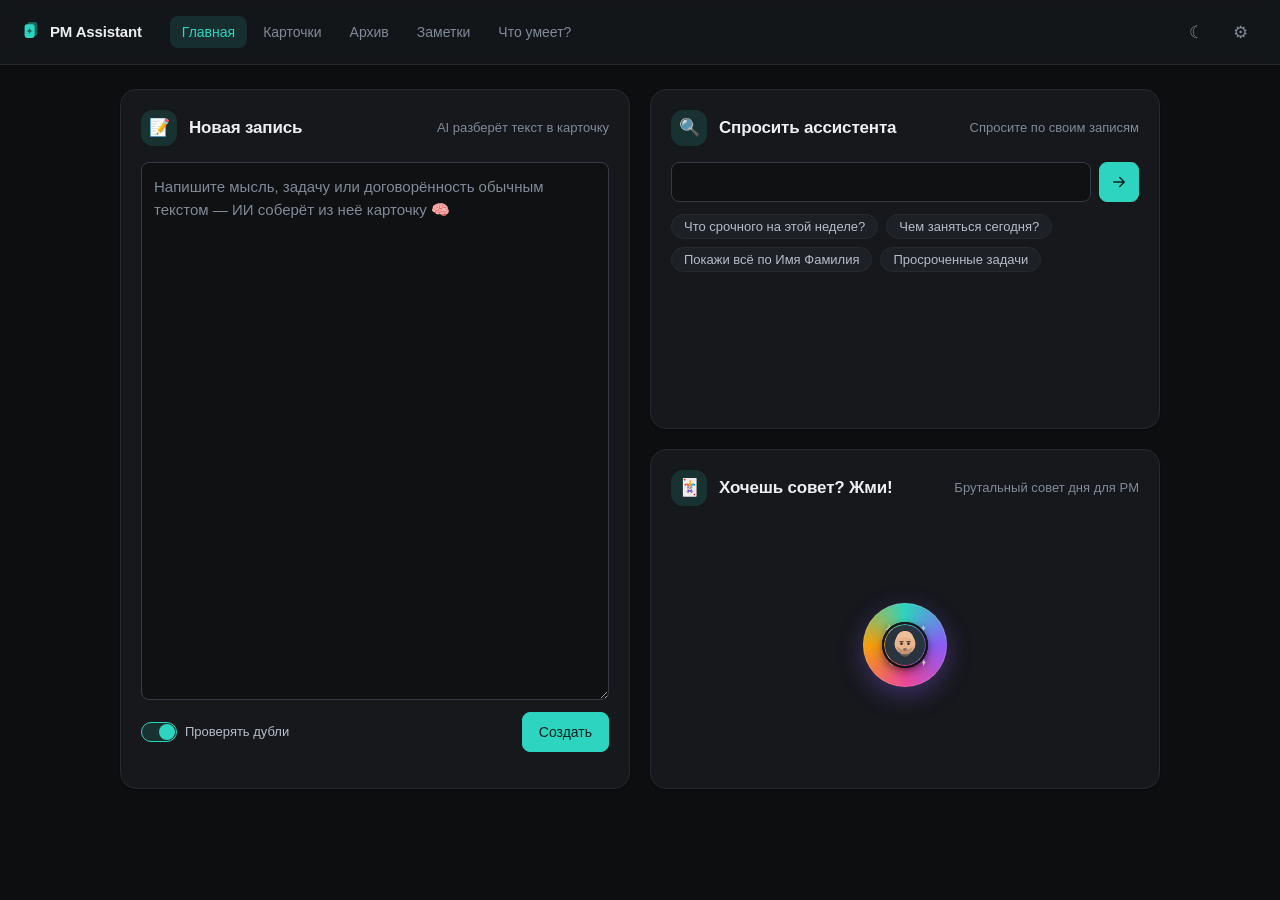
<file: index.html>
<!DOCTYPE html>
<html lang="ru" data-theme="dark">
<head>
  <meta charset="UTF-8" />
  <meta name="viewport" content="width=device-width, initial-scale=1.0" />
  <meta name="description" content="PM Assistant — личный ИИ-ассистент менеджера продукта: превращает мысли в&nbsp;карточки, ищет по&nbsp;записям, проверяет дубли, синхронизирует между устройствами." />
  <meta name="color-scheme" content="dark light" />
  <meta name="theme-color" content="#0d0e10" />
  <title>PM Assistant</title>
  <link rel="icon" type="image/svg+xml" href="icon.svg" />
  <link rel="apple-touch-icon" href="icon.svg" />
  <link rel="stylesheet" href="style.css?v=12" />
  <link rel="stylesheet" href="notes.css?v=1" />
</head>
<body>
  <header class="topbar">
    <div class="brand">
      <span class="logo" aria-hidden="true"><svg viewBox="0 0 24 24" fill="currentColor" aria-hidden="true"><rect x="8" y="1.2" width="11" height="15" rx="2.6" opacity="0.4"/><path fill-rule="evenodd" d="M7.6 3.5 h5.8 a2.6 2.6 0 0 1 2.6 2.6 v9.8 a2.6 2.6 0 0 1 -2.6 2.6 h-5.8 a2.6 2.6 0 0 1 -2.6 -2.6 v-9.8 a2.6 2.6 0 0 1 2.6 -2.6 Z M10.5 7 C10.5 9.2 8.7 11 6.5 11 C8.7 11 10.5 12.8 10.5 15 C10.5 12.8 12.3 11 14.5 11 C12.3 11 10.5 9.2 10.5 7 Z"/></svg></span>
      <h1>PM Assistant</h1>
    </div>
    <nav class="tabs" role="tablist">
      <button class="tab" role="tab" data-tab="capture" aria-selected="true">Главная</button>
      <button class="tab" role="tab" data-tab="board" aria-selected="false">Карточки</button>
      <button class="tab" role="tab" data-tab="archive" aria-selected="false">Архив</button>
      <button class="tab" role="tab" data-tab="notes" aria-selected="false">Заметки</button>
      <button class="tab" role="tab" data-tab="help" aria-selected="false">Что умеет?</button>
    </nav>
    <div class="topbar-actions">
      <button id="theme-toggle" class="icon-btn" title="Переключить тему" aria-label="Переключить тему">☾</button>
      <button id="settings-btn" class="icon-btn" title="Настройки" aria-label="Настройки">⚙</button>
    </div>
  </header>

  <main class="content">
    <!-- ВКЛАДКА: ГЛАВНАЯ -->
    <section id="view-capture" class="view view-capture" data-view="capture">
      <!-- Поиск (сверху) -->
      <section class="home-block home-block--search">
        <div class="home-block-head">
          <span class="home-block-icon">🔍</span>
          <h2 class="home-block-title">Спросить ассистента</h2>
          <span class="home-block-hint">Спросите по&nbsp;своим записям</span>
        </div>
        <div class="find-bar">
          <input id="search-input" class="find-input" type="text" placeholder="" />
          <button id="search-btn" class="btn btn-primary btn-icon" aria-label="Спросить">
            <span class="ic"><svg viewBox="0 0 24 24" fill="none" stroke="currentColor" stroke-width="1.8" stroke-linecap="round" stroke-linejoin="round" aria-hidden="true"><path d="M5 12h14M13 6l6 6-6 6"/></svg></span>
          </button>
        </div>
        <div class="find-suggestions">
          <button class="chip suggestion">Что срочного на&nbsp;этой неделе?</button>
          <button class="chip suggestion">Чем заняться сегодня?</button>
          <button class="chip suggestion">Покажи всё по&nbsp;Имя Фамилия</button>
          <button class="chip suggestion">Просроченные задачи</button>
        </div>
        <div id="search-status" class="status-line" hidden></div>
        <div id="search-answer" class="answer" hidden></div>
        <ul id="search-results" class="card-list"></ul>
      </section>

      <!-- Захват / обработка (снизу) -->
      <section class="home-block home-block--capture">
        <div class="home-block-head">
          <span class="home-block-icon">📝</span>
          <h2 class="home-block-title">Новая запись</h2>
          <span class="home-block-hint">AI разберёт текст в&nbsp;карточку</span>
        </div>
        <textarea
          id="capture-input"
          class="capture-input"
          placeholder="Напишите мысль, задачу или договорённость обычным текстом — ИИ соберёт из&nbsp;неё карточку 🧠"
        ></textarea>
        <div class="capture-actions">
          <label class="switch" title="Перед сохранением проверять, нет ли похожей карточки">
            <input type="checkbox" id="dupcheck-toggle" checked />
            <span class="switch-track"><span class="switch-thumb"></span></span>
            <span class="switch-label">Проверять дубли</span>
          </label>
          <button id="parse-btn" class="btn btn-primary">Создать</button>
        </div>
        <div id="capture-status" class="status-line" hidden></div>
        <div id="capture-result" class="capture-result"></div>
      </section>

      <!-- The daily AI Meme -->
      <section class="home-block home-block--meme">
        <div class="home-block-head">
          <span class="home-block-icon">🃏</span>
          <h2 class="home-block-title">Хочешь совет? Жми!</h2>
          <span class="home-block-hint">Брутальный совет дня для&nbsp;PM</span>
        </div>
        <div class="meme-stage">
          <div class="meme-orbit">
            <button id="meme-btn" class="meme-btn" type="button" aria-label="Получить совет" title="Нажми на&nbsp;кнопку и&nbsp;получи совет">
              <span class="meme-btn-glow" aria-hidden="true"></span>
              <span class="meme-btn-ic" aria-hidden="true">🪩</span>
            </button>
            <span class="meme-avatar meme-avatar--1" aria-hidden="true">
              <svg viewBox="0 0 36 36" xmlns="http://www.w3.org/2000/svg">
                <circle cx="18" cy="18" r="17" fill="#2a3340"/>
                <path d="M8 16 C8 27 12 32 18 32 C24 32 28 27 28 16 C25 21 21 23 18 23 C15 23 11 21 8 16 Z" fill="#4a3b30"/>
                <circle cx="18" cy="16" r="8.4" fill="#e8b48c"/>
                <path d="M9.6 14 C9.6 8 13 5 18 5 C23 5 26.4 8 26.4 14 C24 11 21 10.4 18 10.4 C15 10.4 12 11 9.6 14 Z" fill="#3a2f2a"/>
                <path d="M11 18 C12 26 15 29 18 29 C21 29 24 26 25 18 C23 21 20 22 18 22 C16 22 13 21 11 18 Z" fill="#3a2f2a"/>
                <rect x="12.8" y="14" width="4" height="1.4" rx="0.7" fill="#3a2f2a"/>
                <rect x="19.2" y="14" width="4" height="1.4" rx="0.7" fill="#3a2f2a"/>
                <circle cx="15" cy="16.6" r="1" fill="#1a1a1a"/>
                <circle cx="21" cy="16.6" r="1" fill="#1a1a1a"/>
              </svg>
            </span>
            <span class="meme-avatar meme-avatar--2" aria-hidden="true">
              <svg viewBox="0 0 36 36" xmlns="http://www.w3.org/2000/svg">
                <circle cx="18" cy="18" r="17" fill="#2a3340"/>
                <circle cx="18" cy="17" r="9" fill="#e8b48c"/>
                <path d="M10 14 C11 8 14.5 6 18 6 C21.5 6 25 8 26 14 C23 12 21 11.5 18 11.5 C15 11.5 13 12 10 14 Z" fill="#edbf9a"/>
                <path d="M11 19 C12 25 15 28 18 28 C21 28 24 25 25 19 C23 21 20.5 22 18 22 C15.5 22 13 21 11 19 Z" fill="#9a7a63" opacity="0.5"/>
                <rect x="13.2" y="14.6" width="3.6" height="1.3" rx="0.6" fill="#5a4636"/>
                <rect x="19.2" y="14.6" width="3.6" height="1.3" rx="0.6" fill="#5a4636"/>
                <circle cx="15" cy="17" r="1" fill="#1a1a1a"/>
                <circle cx="21" cy="17" r="1" fill="#1a1a1a"/>
                <rect x="16.5" y="20.6" width="3" height="2.4" rx="1" fill="#5a4636" opacity="0.6"/>
              </svg>
            </span>
          </div>
          <div id="meme-status" class="status-line" hidden></div>
          <blockquote id="meme-output" class="meme-output" hidden>
            <p class="meme-text"></p>
            <cite class="meme-hero"></cite>
          </blockquote>
        </div>
      </section>
    </section>

    <!-- ВКЛАДКА: КАРТОЧКИ -->
    <section id="view-board" class="view" data-view="board" hidden>
      <div class="filter-bar" role="toolbar" aria-label="Фильтры и&nbsp;сортировка">
        <span class="filter-cell">
          <select id="filter-person" class="filter-field" aria-label="Фильтр по&nbsp;персонам"><option value="">Персоны</option></select>
          <button type="button" class="filter-clear" data-clear="person" aria-label="Сбросить фильтр по&nbsp;персонам" hidden>✕</button>
        </span>
        <span class="filter-cell">
          <select id="filter-project" class="filter-field" aria-label="Фильтр по&nbsp;проекту"><option value="">Проект</option></select>
          <button type="button" class="filter-clear" data-clear="project" aria-label="Сбросить фильтр по&nbsp;проекту" hidden>✕</button>
        </span>
        <span class="filter-cell">
          <select id="filter-priority" class="filter-field" aria-label="Фильтр по&nbsp;приоритету">
            <option value="">Приоритет</option>
            <option value="P1">Высокий</option>
            <option value="P2">Средний</option>
            <option value="P3">Низкий</option>
          </select>
          <button type="button" class="filter-clear" data-clear="priority" aria-label="Сбросить фильтр по&nbsp;приоритету" hidden>✕</button>
        </span>
        <span class="filter-cell">
          <select id="filter-daterange" class="filter-field" aria-label="Фильтр по&nbsp;сроку">
            <option value="all">Срок</option>
            <option value="overdue">Просроченные</option>
            <option value="today">Сегодня</option>
            <option value="this_week">Эта неделя</option>
            <option value="this_month">Этот месяц</option>
          </select>
          <button type="button" class="filter-clear" data-clear="daterange" aria-label="Сбросить фильтр по&nbsp;сроку" hidden>✕</button>
        </span>
        <span class="filter-cell">
          <select id="filter-created" class="filter-field" aria-label="Фильтр по&nbsp;дате создания">
            <option value="all">Дата создания</option>
            <option value="today">Создано сегодня</option>
            <option value="this_week">Создано на&nbsp;этой неделе</option>
            <option value="this_month">Создано в&nbsp;этом месяце</option>
            <option value="older">Создано раньше</option>
          </select>
          <button type="button" class="filter-clear" data-clear="created" aria-label="Сбросить фильтр по&nbsp;дате создания" hidden>✕</button>
        </span>
        <select id="sort-select" class="filter-field filter-field--sort" aria-label="Сортировка">
          <option value="default">По&nbsp;умолчанию</option>
          <option value="deadline">По&nbsp;сроку</option>
          <option value="priority">По&nbsp;приоритету</option>
          <option value="person">По&nbsp;персонам</option>
          <option value="project">По&nbsp;проекту</option>
        </select>
        <button id="filter-reset" class="reset-link" disabled>Сбросить всё</button>
      </div>

      <p id="cards-count" class="board-count" hidden></p>
      <ul id="cards-list" class="board-grid"></ul>
      <p id="cards-empty" class="empty-col" hidden>Пока пусто. Добавьте запись на&nbsp;Главной.</p>
      <p id="cards-empty-filtered" class="empty-col" hidden>Ничего не найдено по&nbsp;выбранным фильтрам. <button type="button" id="cards-empty-reset" class="reset-link">Сбросить фильтры</button></p>
    </section>

    <!-- ВКЛАДКА: АРХИВ -->
    <section id="view-archive" class="view" data-view="archive" hidden>
      <div class="archive-head">
        <p class="hint">Карточки, удалённые из&nbsp;раздела «Карточки». Их можно вернуть или удалить навсегда.</p>
        <div class="archive-head-actions">
          <span class="count" id="count-archive">0</span>
          <button id="archive-clear" class="btn btn-ghost btn-sm" hidden>Очистить архив</button>
        </div>
      </div>
      <ul id="archive-list" class="card-list"></ul>
      <p id="archive-empty" class="empty-col" hidden>Архив пуст.</p>
    </section>

    <!-- ВКЛАДКА: ЗАМЕТКИ -->
    <section id="view-notes" class="view" data-view="notes" hidden></section>

    <!-- ВКЛАДКА: ЧТО УМЕЕТ? -->
    <section id="view-help" class="view" data-view="help" hidden>
      <section class="home-block">
        <div class="home-block-head">
          <span class="home-block-icon">🧭</span>
          <h2 class="home-block-title">Что умеет PM Assistant</h2>
          <span class="home-block-hint">Возможности простым языком</span>
        </div>
        <p class="hint">PM Assistant — личный ассистент менеджера продукта. Он превращает разрозненные мысли,
          задачи и&nbsp;договорённости в&nbsp;аккуратные карточки и&nbsp;помогает быстро находить нужное.
          Ниже — задачи, которые он решает (в&nbsp;формате «Когда… → я&nbsp;хочу… → чтобы…»).</p>

        <ul class="help-grid">
          <li class="help-item">
            <span class="help-icon">📝</span>
            <div class="help-body">
              <h3 class="help-title">Новая запись из&nbsp;обычного текста</h3>
              <p class="help-jtbd"><b>Когда</b> мысль или задача возникает на&nbsp;ходу, <b>я&nbsp;хочу</b> записать её
                обычным текстом, <b>чтобы</b> не отвлекаться на&nbsp;заполнение полей.</p>
              <p class="help-desc">Пишете свободным текстом — ИИ сам разбирает его в&nbsp;структурированную карточку:
                заголовок, описание, персоны, проекты, приоритет, срок и&nbsp;теги.</p>
            </div>
          </li>

          <li class="help-item">
            <span class="help-icon">🧩</span>
            <div class="help-body">
              <h3 class="help-title">Разбивка на&nbsp;несколько карточек</h3>
              <p class="help-jtbd"><b>Когда</b> я&nbsp;вставляю сразу несколько разных заметок, <b>я&nbsp;хочу</b>, чтобы
                ассистент это заметил, <b>чтобы</b> каждое дело стало отдельной карточкой.</p>
              <p class="help-desc">Если в&nbsp;тексте несколько не связанных дел — разные люди, проекты или сроки —
                ассистент предложит разделить их на&nbsp;отдельные карточки (или оставить всё одной заметкой).</p>
            </div>
          </li>

          <li class="help-item">
            <span class="help-icon">🔁</span>
            <div class="help-body">
              <h3 class="help-title">Проверка дублей и&nbsp;объединение</h3>
              <p class="help-jtbd"><b>Когда</b> я&nbsp;завожу запись, похожую на&nbsp;уже существующую, <b>я&nbsp;хочу</b>
                узнать об&nbsp;этом сразу, <b>чтобы</b> не плодить дубликаты.</p>
              <p class="help-desc">Перед сохранением ассистент ищет похожие карточки. Можно оставить обе,
                объединить их в&nbsp;одну (ИИ соберёт общий контекст) или не добавлять. Проверку можно отключить
                тумблером в&nbsp;блоке «Новая запись».</p>
            </div>
          </li>

          <li class="help-item">
            <span class="help-icon">🔍</span>
            <div class="help-body">
              <h3 class="help-title">Спросить ассистента</h3>
              <p class="help-jtbd"><b>Когда</b> мне нужно быстро понять, что важно, <b>я&nbsp;хочу</b> спросить
                своими словами, <b>чтобы</b> получить ответ по&nbsp;своим записям.</p>
              <p class="help-desc">Задайте вопрос на&nbsp;естественном языке («Что срочного на&nbsp;этой неделе?»,
                «Покажи всё по&nbsp;Имя Фамилия») — ассистент найдёт подходящие карточки, покажет краткую сводку
                сверху и&nbsp;предложит сохранить её отдельной карточкой.</p>
            </div>
          </li>

          <li class="help-item">
            <span class="help-icon">🗂</span>
            <div class="help-body">
              <h3 class="help-title">Карточки: фильтры и&nbsp;сортировка</h3>
              <p class="help-jtbd"><b>Когда</b> задач много, <b>я&nbsp;хочу</b> отфильтровать их по&nbsp;человеку,
                проекту, приоритету, сроку или дате создания, <b>чтобы</b> сосредоточиться на&nbsp;нужном.</p>
              <p class="help-desc">Доска со&nbsp;всеми активными карточками. Фильтры по&nbsp;персонам, проекту,
                приоритету, сроку (просроченные / сегодня / неделя / месяц) и&nbsp;дате создания, сортировка и&nbsp;сброс
                одного или всех фильтров сразу. Видно, сколько карточек отобрано из&nbsp;общего числа.</p>
            </div>
          </li>

          <li class="help-item">
            <span class="help-icon">👤</span>
            <div class="help-body">
              <h3 class="help-title">Умное распознавание персон</h3>
              <p class="help-jtbd"><b>Когда</b> я&nbsp;упоминаю человека коротко («Настя», «Иванов»), <b>я&nbsp;хочу</b>,
                чтобы ассистент понял, о&nbsp;ком речь, <b>чтобы</b> записи об&nbsp;одном человеке не разъезжались.</p>
              <p class="help-desc">Уменьшительные имена разворачиваются (Настя → Анастасия), а&nbsp;если не хватает
                имени или фамилии — ассистент уточнит недостающее (в&nbsp;том числе при&nbsp;разбивке на&nbsp;несколько карточек).</p>
            </div>
          </li>

          <li class="help-item">
            <span class="help-icon">✏️</span>
            <div class="help-body">
              <h3 class="help-title">Редактирование карточек</h3>
              <p class="help-jtbd"><b>Когда</b> детали меняются или ассистент что-то распознал не&nbsp;так, <b>я&nbsp;хочу</b>
                поправить любое поле прямо в&nbsp;карточке, <b>чтобы</b> данные оставались точными.</p>
              <p class="help-desc">У&nbsp;каждой карточки — приоритет (Высокий / Средний / Низкий) и&nbsp;срок
                с&nbsp;подсветкой просроченных. Заголовок, описание, персон, проекты, теги, приоритет и&nbsp;срок можно
                изменить прямо в&nbsp;карточке, не&nbsp;пересоздавая запись.</p>
            </div>
          </li>

          <li class="help-item">
            <span class="help-icon">🗄</span>
            <div class="help-body">
              <h3 class="help-title">Архив</h3>
              <p class="help-jtbd"><b>Когда</b> карточка больше не нужна, <b>я&nbsp;хочу</b> убрать её с&nbsp;глаз,
                но не потерять, <b>чтобы</b> при&nbsp;необходимости вернуть.</p>
              <p class="help-desc">Удалённые карточки попадают в&nbsp;архив — их можно вернуть, удалить навсегда
                поштучно или очистить архив целиком. Сразу после удаления можно отменить действие одной кнопкой.</p>
            </div>
          </li>

          <li class="help-item">
            <span class="help-icon">☁️</span>
            <div class="help-body">
              <h3 class="help-title">Синхронизация между устройствами</h3>
              <p class="help-jtbd"><b>Когда</b> я&nbsp;работаю с&nbsp;разных устройств, <b>я&nbsp;хочу</b> видеть одни
                и&nbsp;те же карточки везде, <b>чтобы</b> не терять контекст.</p>
              <p class="help-desc">Подключив Supabase в&nbsp;настройках, вы получаете доступ к&nbsp;своим карточкам
                с&nbsp;компьютера и&nbsp;телефона — данные синхронизируются автоматически.</p>
            </div>
          </li>

          <li class="help-item">
            <span class="help-icon">🪩</span>
            <div class="help-body">
              <h3 class="help-title">Хочешь совет? Жми!</h3>
              <p class="help-jtbd"><b>Когда</b> хочется встряхнуться и&nbsp;взглянуть на&nbsp;работу под&nbsp;другим углом,
                <b>я&nbsp;хочу</b> нажать одну кнопку, <b>чтобы</b> получить заряд бодрости и&nbsp;неочевидную мысль.</p>
              <p class="help-desc">Нажмите на&nbsp;диско-шар на&nbsp;Главной — ассистент сгенерирует свежий
                юмористический совет дня для&nbsp;продакт-менеджера. Каждый раз новый.</p>
            </div>
          </li>

          <li class="help-item">
            <span class="help-icon">🎨</span>
            <div class="help-body">
              <h3 class="help-title">Темы оформления</h3>
              <p class="help-jtbd"><b>Когда</b> я&nbsp;работаю в&nbsp;разное время суток и&nbsp;в&nbsp;разной обстановке, <b>я&nbsp;хочу</b>
                переключать вид интерфейса, <b>чтобы</b> глазам было комфортно.</p>
              <p class="help-desc">Три темы по&nbsp;кругу — тёмная, светлая и&nbsp;«Стекло» (Liquid Glass). Переключаются
                одной кнопкой в&nbsp;шапке, выбор запоминается.</p>
            </div>
          </li>

          <li class="help-item">
            <span class="help-icon">📤</span>
            <div class="help-body">
              <h3 class="help-title">Экспорт данных</h3>
              <p class="help-jtbd"><b>Когда</b> мне нужна резервная копия или перенос, <b>я&nbsp;хочу</b> выгрузить
                все карточки одним файлом, <b>чтобы</b> данные всегда оставались под&nbsp;рукой и&nbsp;под&nbsp;контролем.</p>
              <p class="help-desc">В&nbsp;настройках — кнопка «Экспорт данных»: сохраняет все записи в&nbsp;JSON-файл.
                Данные хранятся только у&nbsp;вас, в&nbsp;этом браузере.</p>
            </div>
          </li>
        </ul>
      </section>
    </section>
  </main>

  <!-- Модалка настроек -->
  <div id="settings-modal" class="modal" hidden>
    <div class="modal-card">
      <div class="modal-header">
        <h2>Настройки</h2>
        <button id="settings-close" class="icon-btn" aria-label="Закрыть">✕</button>
      </div>
      <label class="field-label" for="api-key-input">Claude API ключ</label>
      <input id="api-key-input" class="text-input" type="password" placeholder="sk-ant-..." autocomplete="off" />
      <p class="hint">Хранится только в&nbsp;этом браузере (localStorage) и&nbsp;шлётся напрямую в&nbsp;api.anthropic.com.</p>

      <label class="field-label" for="model-input">Модель</label>
      <input id="model-input" class="text-input" type="text" placeholder="claude-haiku-4-5-20251001" />

      <label class="field-label" for="supabase-url-input">Синхронизация: Supabase URL</label>
      <input id="supabase-url-input" class="text-input" type="text" placeholder="https://xxxxxxxx.supabase.co" autocomplete="off" />

      <label class="field-label" for="supabase-key-input">Supabase anon-ключ</label>
      <input id="supabase-key-input" class="text-input" type="password" placeholder="eyJhbGciOi..." autocomplete="off" />

      <label class="field-label" for="workspace-input">ID рабочей области</label>
      <input id="workspace-input" class="text-input" type="text" placeholder="default" autocomplete="off" />
      <p class="hint">Синхронизирует карточки между устройствами. Введите одинаковые URL, ключ и&nbsp;ID рабочей области на&nbsp;всех устройствах. Ключи хранятся только в&nbsp;этом браузере.</p>
      <div class="sync-row">
        <button id="sync-now" class="btn btn-ghost">Синхронизировать сейчас</button>
        <span id="sync-status" class="status-line" hidden></span>
      </div>

      <div class="modal-footer">
        <button id="export-btn" class="btn btn-ghost">Экспорт данных</button>
        <button id="settings-save" class="btn btn-primary">Сохранить</button>
      </div>
    </div>
  </div>

  <script src="config.js"></script>
  <script type="module" src="app.js?v=13"></script>
  <script type="module" src="notes.js?v=1"></script>
</body>
</html>
</file>
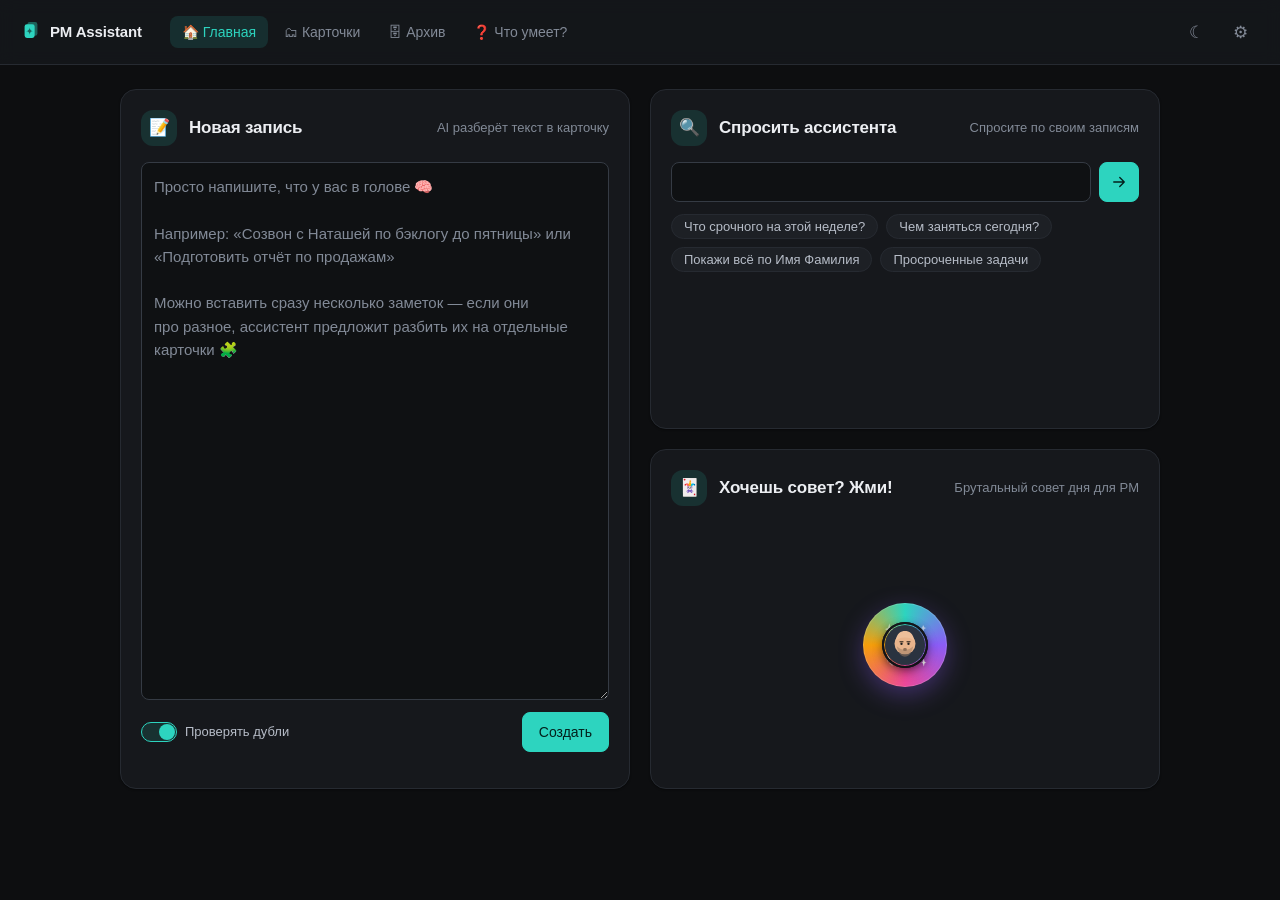
<file: pm-assistant-standalone.html>
<!DOCTYPE html>
<html lang="ru" data-theme="dark">
<head>
  <meta charset="UTF-8" />
  <meta name="viewport" content="width=device-width, initial-scale=1.0" />
  <meta name="description" content="PM Assistant — личный ИИ-ассистент менеджера продукта: превращает мысли в&nbsp;карточки, ищет по&nbsp;записям, проверяет дубли, синхронизирует между устройствами." />
  <meta name="color-scheme" content="dark light" />
  <meta name="theme-color" content="#0d0e10" />
  <title>PM Assistant</title>
  <link rel="icon" type="image/svg+xml" href="icon.svg" />
  <link rel="apple-touch-icon" href="icon.svg" />
  <style>
/* =========================================================================
   PM Assistant — дизайн-система
   Принципы: единая типографическая шкала, единая шкала отступов, один акцент
   (teal), консистентные контролы и карточки, мягкая «воздушная» вёрстка.
   ========================================================================= */

:root {
  /* Радиусы */
  --r-sm: 8px;
  --r-md: 12px;
  --r-lg: 16px;
  --r-pill: 999px;

  /* Шкала отступов (4px-сетка) */
  --s-1: 4px;
  --s-2: 8px;
  --s-3: 12px;
  --s-4: 16px;
  --s-5: 20px;
  --s-6: 24px;
  --s-8: 32px;

  /* Типографическая шкала */
  --fs-xs: 12px;     /* подписи, мета */
  --fs-sm: 13px;     /* подсказки, вторичный текст */
  --fs-base: 14px;   /* основной текст, контролы */
  --fs-md: 15px;     /* ввод */
  --fs-lg: 17px;     /* заголовок секции */
  --fs-xl: 20px;     /* заголовок модалки */

  --fw-normal: 400;
  --fw-medium: 500;
  --fw-semibold: 600;
  --lh-tight: 1.3;
  --lh-base: 1.55;
  --lh-normal: 1.45;

  --font: "Inter", -apple-system, BlinkMacSystemFont, "Segoe UI", Roboto, Helvetica, Arial, sans-serif;

  /* Высота контролов — единая для кнопок, инпутов, селектов */
  --control-h: 40px;
  --control-h-sm: 32px;

  --ring: 0 0 0 3px var(--accent-weak);
  --tr: 0.15s ease;
}

[data-theme="dark"] {
  --bg: #0d0e10;
  --bg-elev: #16181c;
  --bg-elev-2: #1d2025;
  --bg-input: #0f1113;
  --border: #262a31;
  --border-strong: #353b44;
  --text: #eceef2;
  --text-2: #b6bcc7;
  --text-3: #828a97;
  --accent: #2dd4bf;
  --accent-hover: #5ee3d3;
  --accent-weak: rgba(45, 212, 191, 0.13);
  --on-accent: #03201c;
  --danger: #f87171;
  --danger-weak: rgba(248, 113, 113, 0.15);
  --warn: #fbbf24;
  --warn-weak: rgba(251, 191, 36, 0.15);
  --ok: #34d399;
  --shadow-sm: 0 1px 2px rgba(0, 0, 0, 0.4);
  --shadow-md: 0 4px 16px rgba(0, 0, 0, 0.4);
  --shadow-lg: 0 12px 40px rgba(0, 0, 0, 0.55);
}

[data-theme="light"] {
  --bg: #f6f7f9;
  --bg-elev: #ffffff;
  --bg-elev-2: #f1f3f5;
  --bg-input: #ffffff;
  --border: #e6e8ec;
  --border-strong: #d3d7de;
  --text: #15181d;
  --text-2: #4a515c;
  --text-3: #79818d;
  --accent: #0d9488;
  --accent-hover: #0b8378;
  --accent-weak: rgba(13, 148, 136, 0.10);
  --on-accent: #ffffff;
  --danger: #dc2626;
  --danger-weak: rgba(220, 38, 38, 0.10);
  --warn: #b45309;
  --warn-weak: rgba(180, 83, 9, 0.12);
  --ok: #059669;
  --shadow-sm: 0 1px 2px rgba(20, 30, 40, 0.06);
  --shadow-md: 0 4px 16px rgba(20, 30, 40, 0.08);
  --shadow-lg: 0 12px 40px rgba(20, 30, 40, 0.14);
}

/* ===== Тема «Стекло» (Liquid Glass) =====
   Матовое стекло: светлая полупрозрачная плёнка-поверхность с ярким кантом
   поверх тёмного цветного градиента. Панели СВЕТЛЕЕ фона (это и читается как
   «стекло»), границы заметные. Палитра — холодная неоновая. */
[data-theme="glass"] {
  --bg: #0b1020;
  --bg-elev: rgba(255, 255, 255, 0.09);
  --bg-elev-2: rgba(255, 255, 255, 0.055);
  --bg-input: rgba(255, 255, 255, 0.06);
  --border: rgba(255, 255, 255, 0.22);
  --border-strong: rgba(255, 255, 255, 0.4);
  --text: #f4f6fb;
  --text-2: #ccd2e0;
  --text-3: #98a1b5;
  --accent: #5fe0cf;
  --accent-hover: #84ecdd;
  --accent-weak: rgba(95, 224, 207, 0.22);
  --on-accent: #042823;
  --danger: #ff9b9b;
  --danger-weak: rgba(255, 155, 155, 0.22);
  --warn: #ffcf6a;
  --warn-weak: rgba(255, 207, 106, 0.22);
  --ok: #6fe0b0;
  --shadow-sm: 0 2px 10px rgba(0, 0, 0, 0.35);
  --shadow-md: 0 10px 34px rgba(0, 0, 0, 0.42);
  --shadow-lg: 0 22px 60px rgba(0, 0, 0, 0.55);
  /* Более «жидкие» крупные скругления у стекла. */
  --r-lg: 22px;
  --r-md: 16px;
  /* Толщина стекла: яркий блик-кант сверху + лёгкая внутренняя обводка. */
  --glass-edge: inset 0 1px 0 rgba(255, 255, 255, 0.4), inset 0 0 0 1px rgba(255, 255, 255, 0.06);
  --glass-blur: saturate(180%) blur(22px);
}

* { box-sizing: border-box; }

html, body {
  margin: 0;
  background: var(--bg);
  color: var(--text);
  font-family: var(--font);
  font-size: var(--fs-base);
  line-height: var(--lh-base);
  -webkit-font-smoothing: antialiased;
  text-rendering: optimizeLegibility;
}

/* Тёмный цветной градиент-фон под стеклом — прямо на body (надёжно на мобильных,
   в отличие от ::before с отрицательным z-index). Зафиксирован при прокрутке. */
[data-theme="glass"] body {
  background:
    radial-gradient(48% 42% at 14% 10%, rgba(95, 224, 207, 0.38), transparent 70%),
    radial-gradient(46% 40% at 88% 8%, rgba(139, 122, 246, 0.34), transparent 70%),
    radial-gradient(52% 46% at 78% 86%, rgba(236, 122, 170, 0.3), transparent 72%),
    radial-gradient(46% 46% at 16% 92%, rgba(96, 165, 250, 0.26), transparent 72%),
    var(--bg);
  background-attachment: fixed;
}

/* Стеклянные поверхности: размытие фона + заметный кант + лёгкая тень глубины.
   Светлая плёнка (var(--bg-elev)) поверх тёмного градиента и есть «стекло». */
[data-theme="glass"] .home-block,
[data-theme="glass"] .card,
[data-theme="glass"] .answer,
[data-theme="glass"] .meme-output,
[data-theme="glass"] .modal-card,
[data-theme="glass"] .dup-col,
[data-theme="glass"] .help-item {
  -webkit-backdrop-filter: var(--glass-blur);
  backdrop-filter: var(--glass-blur);
  border-color: var(--border);
  box-shadow: var(--shadow-md), var(--glass-edge);
}
[data-theme="glass"] .topbar {
  -webkit-backdrop-filter: var(--glass-blur);
  backdrop-filter: var(--glass-blur);
  background: rgba(255, 255, 255, 0.06);
  box-shadow: var(--glass-edge);
}
/* Контролы тоже из матового стекла, с видимой обводкой. */
[data-theme="glass"] .btn,
[data-theme="glass"] .text-input,
[data-theme="glass"] .find-input,
[data-theme="glass"] .capture-input,
[data-theme="glass"] .select,
[data-theme="glass"] textarea,
[data-theme="glass"] .filter-field,
[data-theme="glass"] .reset-link,
[data-theme="glass"] .chip {
  -webkit-backdrop-filter: saturate(160%) blur(10px);
  backdrop-filter: saturate(160%) blur(10px);
  border-color: var(--border);
}
[data-theme="glass"] .btn-primary {
  box-shadow: var(--glass-edge), 0 4px 16px rgba(95, 224, 207, 0.3);
}
/* Иконка-плашка секции — тоже стеклянная капля. */
[data-theme="glass"] .home-block-icon,
[data-theme="glass"] .help-icon {
  box-shadow: var(--glass-edge);
}
/* Усиленное «всплытие» панелей и карточек на наведении. */
[data-theme="glass"] .home-block:hover,
[data-theme="glass"] .card:hover {
  box-shadow: var(--shadow-lg), var(--glass-edge);
  border-color: var(--border-strong);
}

h1, h2, h3, p { margin: 0; }

/* ===== Шапка ===== */
.topbar {
  display: flex;
  align-items: center;
  gap: var(--s-4);
  padding: var(--s-3) var(--s-5);
  background: color-mix(in srgb, var(--bg-elev) 85%, transparent);
  backdrop-filter: blur(8px);
  border-bottom: 1px solid var(--border);
  position: sticky;
  top: 0;
  z-index: 10;
}
.brand { display: flex; align-items: center; gap: var(--s-2); }
.brand .logo { color: var(--accent); display: inline-flex; }
.brand .logo svg { width: 22px; height: 22px; display: block; }
.brand h1 { font-size: var(--fs-md); font-weight: var(--fw-semibold); letter-spacing: -0.01em; }

.tabs { display: flex; gap: var(--s-1); margin-left: var(--s-3); }
.tab {
  background: transparent;
  border: none;
  color: var(--text-3);
  padding: var(--s-2) var(--s-3);
  border-radius: var(--r-sm);
  cursor: pointer;
  font-family: inherit;
  font-size: var(--fs-base);
  font-weight: var(--fw-medium);
  white-space: nowrap;
  transition: background var(--tr), color var(--tr);
}
.tab:hover { color: var(--text); background: var(--bg-elev-2); }
.tab[aria-selected="true"] { color: var(--accent); background: var(--accent-weak); }

.topbar-actions { margin-left: auto; display: flex; gap: var(--s-1); }
.icon-btn {
  display: inline-flex; align-items: center; justify-content: center;
  background: transparent;
  border: 1px solid transparent;
  color: var(--text-3);
  width: var(--control-h); height: var(--control-h);
  border-radius: var(--r-sm);
  cursor: pointer;
  font-size: var(--fs-lg);
  transition: background var(--tr), color var(--tr);
}
.icon-btn:hover { background: var(--bg-elev-2); color: var(--text); }

/* ===== Контент ===== */
.content { max-width: 1080px; margin: 0 auto; padding: var(--s-6) var(--s-5) 80px; }

/* ===== Контролы: единый базис для input / textarea / select ===== */
textarea, .text-input, .find-input, .capture-input, .select {
  width: 100%;
  background: var(--bg-input);
  border: 1px solid var(--border-strong);
  border-radius: var(--r-sm);
  color: var(--text);
  padding: 0 var(--s-3);
  height: var(--control-h);
  font-family: inherit;
  font-size: var(--fs-md);
  transition: border-color var(--tr), box-shadow var(--tr);
}
textarea, .capture-input { height: auto; padding: var(--s-3); line-height: var(--lh-base); }
::placeholder { color: var(--text-3); }
textarea:focus, .text-input:focus, .find-input:focus, .select:focus, .capture-input:focus {
  outline: none;
  border-color: var(--accent);
  box-shadow: var(--ring);
}
.select { appearance: none; -webkit-appearance: none; cursor: pointer; padding-right: var(--s-6);
  background-image: linear-gradient(45deg, transparent 50%, var(--text-3) 50%), linear-gradient(135deg, var(--text-3) 50%, transparent 50%);
  background-position: calc(100% - 14px) center, calc(100% - 9px) center;
  background-size: 5px 5px, 5px 5px;
  background-repeat: no-repeat;
}

/* ===== Кнопки ===== */
.btn {
  display: inline-flex; align-items: center; justify-content: center; gap: var(--s-2);
  height: var(--control-h);
  background: var(--bg-elev-2);
  border: 1px solid var(--border-strong);
  color: var(--text);
  padding: 0 var(--s-4);
  border-radius: var(--r-sm);
  cursor: pointer;
  font-family: inherit;
  font-size: var(--fs-base);
  font-weight: var(--fw-medium);
  white-space: nowrap;
  transition: background var(--tr), border-color var(--tr), filter var(--tr), opacity var(--tr);
}
.btn:hover { border-color: var(--text-3); }
.btn:disabled { opacity: 0.5; cursor: not-allowed; }
.btn-primary { background: var(--accent); border-color: var(--accent); color: var(--on-accent); }
.btn-primary:hover { background: var(--accent-hover); border-color: var(--accent-hover); }
.btn-ghost { background: transparent; border-color: transparent; color: var(--text-2); }
.btn-ghost:hover { background: var(--bg-elev-2); border-color: var(--border); }
.btn-sm { height: var(--control-h-sm); padding: 0 var(--s-3); font-size: var(--fs-sm); }
.btn.is-active { border-color: var(--accent); color: var(--accent); background: var(--accent-weak); }

/* ===== Вкладка «Главная» ===== */
.view-capture:not([hidden]) { display: flex; flex-direction: column; gap: var(--s-5); }

/* Десктоп: используем ширину экрана. Двухколоночная сетка — слева во всю высоту
   «Новая запись» (главный ввод), справа друг под другом «Спросить ассистента»
   и «Хочешь совет?». Так нет пустого вертикального пространства. */
@media (min-width: 880px) {
  .view-capture:not([hidden]) {
    display: grid;
    grid-template-columns: 1fr 1fr;
    grid-template-areas:
      "capture search"
      "capture meme";
    align-items: stretch;
  }
  .home-block--search { grid-area: search; }
  .home-block--capture { grid-area: capture; }
  .home-block--meme { grid-area: meme; }
  .home-block { min-height: 0; }
}

/* Карточка-секция: единый контейнер для «Спросить ассистента», «Новая запись»
   и «Хочешь совет? Жми!». Одинаковые отступы до краёв (--s-5) и единая
   минимальная высота — для визуальной консистентности блоков на Главной. */
.home-block {
  background: var(--bg-elev);
  border: 1px solid var(--border);
  border-radius: var(--r-lg);
  padding: var(--s-5);
  box-shadow: var(--shadow-sm);
  min-height: 340px;
  display: flex;
  flex-direction: column;
}

/* Заголовок секции: иконка-плашка + заголовок + подсказка справа */
.home-block-head {
  display: flex;
  align-items: center;
  gap: var(--s-3);
  margin-bottom: var(--s-4);
}
.home-block-icon {
  flex: none;
  display: inline-flex; align-items: center; justify-content: center;
  width: 36px; height: 36px;
  border-radius: var(--r-md);
  background: var(--accent-weak);
  font-size: var(--fs-lg);
}
.home-block-title {
  font-size: var(--fs-lg);
  font-weight: var(--fw-semibold);
  letter-spacing: -0.01em;
  line-height: var(--lh-tight);
}
.home-block-hint {
  color: var(--text-3);
  font-size: var(--fs-sm);
  line-height: var(--lh-tight);
  margin-left: auto;
  text-align: right;
}
@media (max-width: 600px) {
  .home-block-hint { display: none; }
}

/* Поле ввода растягивается, заполняя блок до единой высоты с остальными. */
.capture-input { flex: 1 1 auto; min-height: 180px; font-size: var(--fs-md); }
.capture-actions {
  display: flex;
  align-items: center;
  justify-content: space-between;
  margin-top: var(--s-3);
  gap: var(--s-3);
}
.hint { color: var(--text-3); font-size: var(--fs-sm); }
.capture-result { margin-top: var(--s-4); }

/* Тумблер (переключатель) — например, «Проверять дубли». */
.switch { display: inline-flex; align-items: center; gap: var(--s-2); cursor: pointer; user-select: none; }
.switch input { position: absolute; opacity: 0; width: 0; height: 0; }
.switch-track {
  flex: none; position: relative;
  width: 36px; height: 20px;
  background: var(--bg-elev-2);
  border: 1px solid var(--border-strong);
  border-radius: var(--r-pill);
  transition: background var(--tr), border-color var(--tr);
}
.switch-thumb {
  position: absolute; top: 1px; left: 1px;
  width: 16px; height: 16px;
  background: var(--text-3);
  border-radius: 50%;
  transition: transform var(--tr), background var(--tr);
}
.switch input:checked + .switch-track { background: var(--accent-weak); border-color: var(--accent); }
.switch input:checked + .switch-track .switch-thumb { transform: translateX(16px); background: var(--accent); }
.switch input:focus-visible + .switch-track { box-shadow: var(--ring); }
.switch-label { font-size: var(--fs-sm); color: var(--text-2); }

/* ===== Раздел «Что умеет?» ===== */
.help-grid {
  list-style: none;
  margin: var(--s-5) 0 0;
  padding: 0;
  display: grid;
  grid-template-columns: repeat(auto-fill, minmax(280px, 1fr));
  gap: var(--s-4);
}
.help-item {
  display: flex;
  gap: var(--s-3);
  padding: var(--s-4);
  background: var(--bg-elev-2);
  border: 1px solid var(--border);
  border-radius: var(--r-md);
}
.help-icon {
  flex: none;
  display: inline-flex; align-items: center; justify-content: center;
  width: 34px; height: 34px;
  border-radius: var(--r-md);
  background: var(--accent-weak);
  font-size: var(--fs-lg);
}
.help-body { min-width: 0; }
.help-title {
  font-size: var(--fs-md);
  font-weight: var(--fw-semibold);
  line-height: var(--lh-tight);
  margin: 2px 0 var(--s-2);
}
.help-jtbd {
  font-size: var(--fs-sm);
  color: var(--text-2);
  line-height: var(--lh-normal);
  margin: 0 0 var(--s-2);
  padding-left: var(--s-3);
  border-left: 2px solid var(--accent);
}
.help-jtbd b { color: var(--text-1); font-weight: var(--fw-semibold); }
.help-desc {
  font-size: var(--fs-sm);
  color: var(--text-3);
  line-height: var(--lh-normal);
  margin: 0;
}

/* ===== The daily AI Meme ===== */
/* Растягиваем сцену на всю высоту блока и центрируем диско-шар, чтобы блок
   совпадал по высоте с соседними и не «жил» симметричными отступами. */
.meme-stage {
  flex: 1 1 auto;
  display: flex;
  flex-direction: column;
  align-items: center;
  justify-content: center;
  text-align: center;
  gap: var(--s-4);
}

/* Орбита: контейнер для диско-шара и крутящихся вокруг него аватаров.
   Радиус орбиты задаётся переменной --orbit (используется в @keyframes). */
.meme-orbit {
  position: relative;
  width: 200px;
  height: 200px;
  display: flex;
  align-items: center;
  justify-content: center;
  --orbit: 84px;
  --meme-speed: 1;   /* множитель скорости: 1 — обычная, >1 — разгон */
}
/* Аватар закреплён в центре орбиты и крутится по кругу. Одиночный приём
   rotate→translate→rotate в одном keyframe — надёжно работает в iOS Safari
   (без вложенных контейнеров нулевого размера, которые там «ломались»). */
.meme-avatar {
  position: absolute;
  top: 50%;
  left: 50%;
  width: 42px;
  height: 42px;
  margin: -21px 0 0 -21px;   /* центрируем точку вращения */
  border-radius: 50%;
  overflow: hidden;
  pointer-events: none;
  box-shadow: 0 4px 12px rgba(0, 0, 0, 0.35), 0 0 0 2px var(--bg-elev);
  /* Длительность делится на множитель скорости — больше множитель, быстрее оборот. */
  animation: meme-orbit calc(12s / var(--meme-speed)) linear infinite;
}
.meme-avatar svg { width: 100%; height: 100%; display: block; }
/* Второй аватар — на противоположной стороне орбиты (сдвиг фазы на половину). */
.meme-avatar--2 { animation-delay: -6s; }

/* Полный оборот: на каждом шаге сначала поворот вокруг центра, затем вынос
   на радиус, затем контр-поворот — чтобы лицо оставалось «вертикальным». */
@keyframes meme-orbit {
  from { transform: rotate(0deg) translateX(var(--orbit)) rotate(0deg); }
  to   { transform: rotate(360deg) translateX(var(--orbit)) rotate(-360deg); }
}

/* Круглая «магическая» кнопка с переливающимся градиентом и пульсацией. */
.meme-btn {
  position: relative;
  flex: none;
  width: 84px;
  height: 84px;
  border-radius: 50%;
  border: none;
  cursor: pointer;
  color: #fff;
  background: conic-gradient(from 0deg, #2dd4bf, #8b5cf6, #ec4899, #f59e0b, #2dd4bf);
  box-shadow: 0 8px 24px rgba(139, 92, 246, 0.35), inset 0 0 0 1px rgba(255, 255, 255, 0.15);
  transition: transform var(--tr), box-shadow var(--tr), filter var(--tr);
  animation: meme-spin calc(6s / var(--meme-speed)) linear infinite;
}
.meme-btn:hover { transform: scale(1.06); box-shadow: 0 10px 30px rgba(236, 72, 153, 0.45), inset 0 0 0 1px rgba(255, 255, 255, 0.2); }
.meme-btn:active { transform: scale(0.97); }
.meme-btn:focus-visible { outline: none; box-shadow: var(--ring), 0 8px 24px rgba(139, 92, 246, 0.35); }
.meme-btn:disabled { cursor: progress; }

/* Светящееся «дыхание» под кнопкой. */
.meme-btn-glow {
  position: absolute;
  inset: -6px;
  border-radius: 50%;
  background: inherit;
  filter: blur(14px);
  opacity: 0.55;
  z-index: -1;
  animation: meme-pulse 2.4s ease-in-out infinite;
}
.meme-btn-ic {
  position: relative;
  font-size: 38px;
  line-height: 1;
  display: block;
  filter: drop-shadow(0 1px 3px rgba(0, 0, 0, 0.4));
  /* Диско-шар слегка покачивается на «нити». */
  animation: meme-sway 3.2s ease-in-out infinite;
}
.meme-btn.is-loading .meme-btn-ic { animation: meme-sway 0.7s ease-in-out infinite; }

@keyframes meme-spin { to { transform: rotate(360deg); } }
@keyframes meme-sway { 0%, 100% { transform: rotate(-8deg); } 50% { transform: rotate(8deg); } }
@keyframes meme-pulse { 0%, 100% { opacity: 0.4; transform: scale(1); } 50% { opacity: 0.7; transform: scale(1.08); } }
@media (prefers-reduced-motion: reduce) {
  .meme-btn, .meme-btn-ic, .meme-btn-glow, .meme-avatar { animation: none; }
}

.meme-hint { color: var(--text-3); font-size: var(--fs-sm); max-width: 460px; margin: 0; }

/* Карточка-цитата с результатом. */
.meme-output {
  margin: var(--s-2) 0 0;
  max-width: 560px;
  background:
    linear-gradient(180deg, var(--accent-weak), transparent 70px),
    var(--bg-elev-2);
  border: 1px solid var(--border);
  border-radius: var(--r-lg);
  padding: var(--s-5);
  box-shadow: var(--shadow-sm);
}
.meme-text {
  margin: 0;
  font-size: var(--fs-lg);
  font-weight: var(--fw-medium);
  line-height: var(--lh-normal);
  color: var(--text);
}
.meme-hero {
  display: block;
  margin-top: var(--s-3);
  font-style: normal;
  font-size: var(--fs-sm);
  font-weight: var(--fw-semibold);
  letter-spacing: 0.02em;
  color: var(--accent);
  text-transform: uppercase;
}
.meme-hero:empty { display: none; }

/* ===== Горизонтальный бар фильтров и сортировки ===== */
.filter-bar {
  display: flex;
  flex-wrap: wrap;
  align-items: center;
  gap: var(--s-2);
  margin-bottom: var(--s-5);   /* отступ, чтобы доска не слипалась с фильтрами */
}

/* Дропдаун-фильтр: равная фиксированная ширина у всех полей. */
.filter-field {
  appearance: none; -webkit-appearance: none;
  flex: 0 0 auto;
  width: 150px;
  height: var(--control-h-sm);
  padding: 0 var(--s-5) 0 var(--s-3);
  background: var(--bg-elev);
  border: 1px solid var(--border);
  border-radius: var(--r-pill);
  color: var(--text-2);
  font-family: inherit;
  font-size: var(--fs-sm);
  font-weight: var(--fw-medium);
  cursor: pointer;
  white-space: nowrap;
  overflow: hidden;
  text-overflow: ellipsis;
  transition: border-color var(--tr), color var(--tr), background var(--tr);
  /* компактная стрелка-шеврон у правого края */
  background-image: linear-gradient(45deg, transparent 50%, currentColor 50%), linear-gradient(135deg, currentColor 50%, transparent 50%);
  background-position: calc(100% - 14px) center, calc(100% - 10px) center;
  background-size: 4px 4px, 4px 4px;
  background-repeat: no-repeat;
}
.filter-field:hover { border-color: var(--border-strong); color: var(--text); }
.filter-field:focus { outline: none; border-color: var(--accent); box-shadow: var(--ring); }

/* Активный фильтр — пилюля целиком в акценте; место справа под «✕» + стрелку. */
.filter-field.is-filtered {
  border-color: var(--accent);
  background-color: var(--accent-weak);
  color: var(--accent);
  padding-right: 44px;
}

/* Ячейка фильтра: контейнер для пилюли, стрелки и кнопки персонального сброса. */
.filter-cell { position: relative; flex: 0 0 auto; display: inline-flex; }

/* Стрелка вниз — глиф того же размера, что и «✕» (один уровень, один кегль).
   Заменяет градиентный шеврон у фильтр-пилюль. */
.filter-cell .filter-field { background-image: none; }
.filter-cell::after {
  content: '\25BE';   /* ▾ */
  position: absolute;
  top: 50%;
  right: 12px;
  transform: translateY(-50%);
  font-size: 11px;
  line-height: 1;
  color: var(--text-3);
  pointer-events: none;
}
.filter-cell:hover::after { color: var(--text); }
.filter-cell:has(.filter-field.is-filtered)::after { color: var(--accent); }

/* Сброс одного фильтра — «✕» того же кегля, слева от стрелки (не перекрывает). */
.filter-clear {
  position: absolute;
  top: 50%;
  right: 24px;
  transform: translateY(-50%);
  width: 18px; height: 18px;
  display: inline-flex; align-items: center; justify-content: center;
  border: none;
  border-radius: var(--r-pill);
  background: transparent;
  color: var(--accent);
  font-size: 11px;
  line-height: 1;
  cursor: pointer;
  padding: 0;
  transition: background var(--tr), color var(--tr);
}
.filter-clear:hover { background: var(--accent); color: var(--on-accent); }

/* Сортировка прижата к правому краю как отдельная группа. */
.filter-field--sort { margin-left: auto; }

/* «Сбросить всё» — кнопка-пилюля; всегда видна, неактивна без фильтров. */
.reset-link {
  flex: 0 0 auto;
  height: var(--control-h-sm);
  padding: 0 var(--s-3);
  background: var(--bg-elev);
  border: 1px solid var(--border);
  border-radius: var(--r-pill);
  color: var(--text-2);
  font-family: inherit;
  font-size: var(--fs-sm);
  font-weight: var(--fw-medium);
  cursor: pointer;
  white-space: nowrap;
  transition: color var(--tr), border-color var(--tr), background var(--tr), opacity var(--tr);
}
.reset-link:hover { border-color: var(--danger); color: var(--danger); }
.reset-link:disabled { opacity: 0.4; cursor: default; }
.reset-link:disabled:hover { border-color: var(--border); color: var(--text-2); }

/* ===== Чипы ===== */
.chip {
  background: var(--bg-elev-2);
  border: 1px solid var(--border);
  color: var(--text-2);
  padding: var(--s-1) var(--s-3);
  border-radius: var(--r-pill);
  cursor: pointer;
  font-family: inherit;
  font-size: var(--fs-sm);
  transition: color var(--tr), background var(--tr), border-color var(--tr);
}
.chip:hover { color: var(--text); border-color: var(--text-3); }
.chip.is-active { background: var(--accent-weak); color: var(--accent); border-color: var(--accent); }
.find-suggestions { margin-top: var(--s-3); display: flex; flex-wrap: wrap; gap: var(--s-2); }

/* ===== Доска: единая сетка карточек ===== */
.board-grid {
  list-style: none; padding: 0; margin: 0;
  display: grid;
  grid-template-columns: repeat(auto-fill, minmax(260px, 1fr));
  gap: var(--s-3);
  align-items: start;   /* у свёрнутых фиксированная высота — ряды не растягиваем */
}

/* ===== Карточки записей ===== */
.card-list { list-style: none; padding: 0; margin: 0; display: flex; flex-direction: column; gap: var(--s-2); }
.card {
  background: var(--bg-elev-2);
  border: 1px solid var(--border);
  border-radius: var(--r-md);
  padding: var(--s-3);
  transition: border-color var(--tr), box-shadow var(--tr);
}
.card:hover { border-color: var(--border-strong); }
.home-block .card, .capture-result .card { background: var(--bg-elev-2); }
.card.is-done { opacity: 0.55; }
.card.is-done .card-title { text-decoration: line-through; }
.card.is-progress { border-left: 2px solid var(--accent); }
.card.is-editing { border-color: var(--accent); box-shadow: var(--ring); }
.card.is-archived { opacity: 0.8; }

/* Карточка-сводка (создана из ответа ассистента): акцентная рамка + иконка. */
.card.is-summary {
  border-color: var(--accent);
  box-shadow: inset 3px 0 0 var(--accent), var(--shadow-sm);
}
.card.is-summary:hover { border-color: var(--accent-hover); }
.card-title-row { display: flex; align-items: flex-start; gap: var(--s-2); }
.card-title-row .card-title { flex: 1 1 auto; min-width: 0; margin-bottom: var(--s-2); }
.summary-mark { flex: none; color: var(--accent); margin-top: 1px; }
.summary-mark svg { width: 16px; height: 16px; }

.card.is-clickable {
  cursor: pointer;
  display: flex;
  flex-direction: column;
}
/* Иконки (редактировать/удалить) всегда прижаты к нижнему краю карточки:
   margin-top: auto держит футер внизу при любой высоте — и в свёрнутом, и в
   раскрытом виде, и при растяжении карточки в ряду. */
.card.is-clickable .card-footer { margin-top: auto; }

/* Заголовок и описание. Свёрнуто: заголовок 1 строка, описание 2 строки.
   Раскрыто: заголовок 2 строки, описание 4 строки. */
.card-title {
  font-weight: var(--fw-semibold); font-size: var(--fs-base); line-height: var(--lh-tight); margin-bottom: var(--s-2);
  display: -webkit-box; -webkit-line-clamp: 1; -webkit-box-orient: vertical; overflow: hidden;
}
.card-body {
  color: var(--text-2); font-size: var(--fs-sm); margin-bottom: var(--s-2);
  display: -webkit-box; -webkit-line-clamp: 2; -webkit-box-orient: vertical; overflow: hidden;
  white-space: normal;
}
.card.is-expanded .card-title { -webkit-line-clamp: 2; }
.card.is-expanded .card-body { -webkit-line-clamp: 4; }

/* Строки сущностей: персоны / проекты / теги — каждая на своей строке.
   Свёрнуто — одна строка; раскрыто — максимум две. Разные сущности
   никогда не делят один ряд. */
.card-line {
  display: flex;
  align-items: center;
  gap: var(--s-1) var(--s-2);
  margin-bottom: var(--s-1);
  flex-wrap: nowrap;
  overflow: hidden;
}
.card.is-expanded .card-line {
  flex-wrap: wrap;
  max-height: 40px;   /* ровно две строки мета-элементов */
}

/* Дата и время создания — приглушённая строка под тегами. */
.card-line--created { margin-top: var(--s-1); }
.card-line--created .meta-tag { color: var(--text-3); }

/* Свёрнутая карточка: фиксированная высота — все карточки строго одинаковы.
   Состав: заголовок (1) + описание (2) + персоны/проекты/теги (по 1) +
   дата создания (1) + подвал. */
.card.is-clickable:not(.is-expanded) { height: 240px; overflow: hidden; }

/* Раскрытая карточка подсвечена рамкой. */
.card.is-expanded { border-color: var(--border-strong); }

/* Подвал: слева приоритет+дата, справа кнопки — на одном уровне. */
.card-footer { display: flex; align-items: center; justify-content: space-between; gap: var(--s-2); margin-top: var(--s-3); }
.card-foot-meta { display: flex; align-items: center; gap: var(--s-2); min-width: 0; overflow: hidden; }
.card-actions { display: flex; align-items: center; gap: var(--s-1); flex: none; }
.card-due { white-space: nowrap; }
.card-due.is-overdue { color: var(--danger); font-weight: var(--fw-semibold); }

/* Минималистичные кнопки в карточках: без рамки, лёгкая заливка на hover. */
.card-footer .btn {
  border-color: transparent;
  background: transparent;
  color: var(--text-3);
  padding: 0 var(--s-2);
}
.card-footer .btn:hover {
  border-color: transparent;
  background: var(--bg-elev);
  color: var(--text);
  filter: none;
}
.card-footer .btn.is-active {
  background: var(--accent-weak);
  color: var(--accent);
  border-color: transparent;
}

/* Бейджи типа / приоритета */
.badge {
  font-size: 10.5px;
  padding: 2px var(--s-2);
  border-radius: var(--r-pill);
  font-weight: var(--fw-semibold);
  text-transform: uppercase;
  letter-spacing: 0.04em;
}
.badge-topic { background: var(--warn-weak); color: var(--warn); }
.badge-task { background: var(--accent-weak); color: var(--accent); }
.badge-note { background: var(--bg-elev); color: var(--text-3); }
.badge-P0 { background: var(--danger); color: #fff; }
.badge-P1 { background: var(--danger-weak); color: var(--danger); }   /* высокий */
.badge-P2 { background: var(--warn-weak); color: var(--warn); }       /* средний */
.badge-P3 { background: var(--bg-elev); color: var(--text-3); }       /* низкий */
.badge-sev-high { background: var(--danger-weak); color: var(--danger); }
.badge-sev-medium { background: var(--warn-weak); color: var(--warn); }
.badge-sev-low { background: var(--bg-elev); color: var(--text-3); }

/* Единая инлайновая иконка: один размер везде (мета, кнопки). */
.ic { display: inline-flex; flex: none; }
.ic svg { width: 14px; height: 14px; display: block; }

.meta-tag { display: inline-flex; align-items: center; gap: var(--s-1); font-size: var(--fs-xs); color: var(--text-3); }

/* Кнопки в карточках: иконка + подпись на одной линии, иконки-only квадратные. */
.card-footer .btn { gap: 5px; }
.card-footer .btn .ic svg { width: 15px; height: 15px; }

/* Экран «похожая карточка уже есть»: две колонки сравнения + кнопки выбора. */
.dup-compare { display: flex; gap: var(--s-3); margin: var(--s-3) 0; }
/* Превью карточек при предложении разбить текст на несколько — столбиком. */
.split-cards { display: flex; flex-direction: column; gap: var(--s-3); margin: var(--s-3) 0; }
.dup-col {
  flex: 1 1 0; min-width: 0;
  background: var(--bg-elev);
  border: 1px solid var(--border);
  border-radius: var(--r-sm);
  padding: var(--s-3);
}
.dup-label { display: block; font-size: var(--fs-xs); font-weight: var(--fw-semibold); text-transform: uppercase; letter-spacing: 0.04em; color: var(--text-3); margin-bottom: var(--s-2); }
.dup-title { font-weight: var(--fw-semibold); font-size: var(--fs-sm); margin-bottom: var(--s-1); }
.dup-desc { color: var(--text-2); font-size: var(--fs-sm); margin-bottom: var(--s-1); white-space: pre-wrap; }
.dup-meta { color: var(--text-3); font-size: var(--fs-xs); }
.dup-actions { flex-wrap: wrap; justify-content: flex-start; gap: var(--s-2); }
@media (max-width: 600px) { .dup-compare { flex-direction: column; } }

/* Инлайн-форма редактирования */
.edit-form { display: flex; flex-direction: column; gap: var(--s-3); }
.edit-form label { display: flex; flex-direction: column; gap: var(--s-1); font-size: var(--fs-xs); font-weight: var(--fw-medium); color: var(--text-3); }
.edit-form .text-input, .edit-form .select { font-size: var(--fs-sm); }
/* Однострочные поля (персоны, срок) и селект — компактная высота. */
.edit-form input.text-input, .edit-form .select { height: var(--control-h-sm); }
/* Поле даты (срок): на iOS Safari у input[type=date] есть «своя» ширина и
   нативный контрол справа — без сброса appearance и min-width оно вылезает
   за правую границу карточки. */
.edit-form input[type="date"].text-input {
  appearance: none; -webkit-appearance: none;
  min-width: 0; max-width: 100%;
}
.edit-form input[type="date"].text-input::-webkit-date-and-time-value { text-align: left; }
/* Многострочные поля (название, описание, проекты, теги) — высота по rows. */
.edit-form textarea.text-input { height: auto; padding: var(--s-2) var(--s-3); line-height: var(--lh-base); resize: vertical; }

/* Шапка архива */
.archive-head { display: flex; align-items: center; justify-content: space-between; gap: var(--s-3); margin-bottom: var(--s-4); }
.archive-head-actions { display: flex; align-items: center; gap: var(--s-3); flex: none; }
.archive-head .count { background: var(--bg-elev-2); border-radius: var(--r-pill); padding: 2px var(--s-3); font-size: var(--fs-xs); color: var(--text-3); }
#archive-clear:hover { border-color: var(--danger); color: var(--danger); }

/* ===== Поиск: строка и ответ ===== */
.find-bar { display: flex; gap: var(--s-2); align-items: stretch; }
.find-input { flex: 1 1 auto; min-width: 0; }
/* Кнопка-иконка «Спросить»: квадратная, со стрелкой вместо текста. */
.btn-icon { flex: none; width: var(--control-h); padding: 0; }
.btn-icon .ic svg { width: 18px; height: 18px; display: block; }

/* Ответ ассистента — отдельная заметная карточка, отделённая от строки поиска */
.answer {
  position: relative;
  background:
    linear-gradient(180deg, var(--accent-weak), transparent 64px),
    var(--bg-elev-2);
  border: 1px solid var(--border);
  border-radius: var(--r-lg);
  padding: var(--s-4);
  margin-top: var(--s-5);
  box-shadow: var(--shadow-sm);
}
.answer-head {
  display: flex;
  align-items: center;
  gap: var(--s-2);
  padding-bottom: var(--s-3);
  margin-bottom: var(--s-3);
  border-bottom: 1px solid var(--border);
}
.answer-icon {
  flex: none;
  display: inline-flex; align-items: center; justify-content: center;
  width: 24px; height: 24px;
  border-radius: var(--r-sm);
  background: var(--accent);
  color: var(--on-accent);
  font-size: var(--fs-sm);
}
.answer-label {
  font-size: var(--fs-sm);
  font-weight: var(--fw-semibold);
  color: var(--text);
  text-transform: uppercase;
  letter-spacing: 0.05em;
}
.answer-count {
  margin-left: auto;
  background: var(--bg-elev);
  border: 1px solid var(--border);
  color: var(--text-3);
  border-radius: var(--r-pill);
  padding: 2px var(--s-3);
  font-size: var(--fs-xs);
  font-weight: var(--fw-medium);
}
.answer-text {
  font-size: var(--fs-base);
  line-height: var(--lh-base);
  color: var(--text-2);
  white-space: pre-wrap;
}
/* Действия под сводкой (например, «Сохранить как карточку»). */
.answer-actions { display: flex; gap: var(--s-2); margin-top: var(--s-3); }

/* Результаты поиска чуть отступают от карточки ответа */
#search-results { margin-top: var(--s-3); }

/* ===== Статусы / пусто ===== */
.status-line { color: var(--text-3); font-size: var(--fs-sm); padding: var(--s-2) 0; }
.status-line.is-error { color: var(--danger); }
.empty-col { color: var(--text-3); font-size: var(--fs-sm); text-align: center; padding: var(--s-5) 0; }
.empty-col .reset-link { margin-left: var(--s-1); }

/* Счётчик «Показано N из M» над доской карточек. */
.board-count { color: var(--text-3); font-size: var(--fs-sm); margin: 0 0 var(--s-3); }

/* ===== Тост с действием «Отменить» ===== */
.toast {
  position: fixed;
  left: 50%;
  bottom: var(--s-5);
  transform: translateX(-50%) translateY(140%);
  display: flex;
  align-items: center;
  gap: var(--s-3);
  max-width: calc(100vw - var(--s-5) * 2);
  padding: var(--s-3) var(--s-4);
  background: var(--bg-elev-2);
  color: var(--text);
  border: 1px solid var(--border-strong);
  border-radius: var(--r-md);
  box-shadow: var(--shadow-lg);
  font-size: var(--fs-sm);
  opacity: 0;
  pointer-events: none;
  transition: transform 0.25s ease, opacity 0.25s ease;
  z-index: 1000;
}
.toast.is-visible { transform: translateX(-50%) translateY(0); opacity: 1; pointer-events: auto; }
.toast-action {
  flex: none;
  background: none;
  border: none;
  color: var(--accent);
  font: inherit;
  font-weight: var(--fw-semibold);
  cursor: pointer;
  padding: var(--s-1) var(--s-2);
  border-radius: var(--r-sm);
}
.toast-action:hover { background: var(--bg-elev); }

/* ===== Модалка ===== */
.modal {
  position: fixed; inset: 0;
  background: rgba(0, 0, 0, 0.55);
  display: none; align-items: center; justify-content: center;
  z-index: 100;
  padding: var(--s-5);
  backdrop-filter: blur(2px);
}
.modal:not([hidden]) { display: flex; }
.modal-card {
  background: var(--bg-elev);
  border: 1px solid var(--border);
  border-radius: var(--r-lg);
  padding: var(--s-6);
  width: 100%; max-width: 440px;
  max-height: 90vh; overflow-y: auto;
  box-shadow: var(--shadow-lg);
}
.modal-header { display: flex; justify-content: space-between; align-items: center; margin-bottom: var(--s-4); }
.modal-header h2 { font-size: var(--fs-xl); font-weight: var(--fw-semibold); letter-spacing: -0.01em; }
.field-label {
  display: block;
  font-size: var(--fs-xs);
  font-weight: var(--fw-medium);
  color: var(--text-3);
  text-transform: uppercase;
  letter-spacing: 0.04em;
  margin-bottom: var(--s-2);
}
.modal-card .field-label { margin-top: var(--s-4); }
.modal-card .hint { margin-top: var(--s-2); }
.sync-row { display: flex; align-items: center; gap: var(--s-3); margin-top: var(--s-3); flex-wrap: wrap; }
.sync-row #sync-status { padding: 0; }
.modal-footer { display: flex; justify-content: space-between; gap: var(--s-3); margin-top: var(--s-6); }

/* ===== Мобильная адаптация (до 375px) ===== */
@media (max-width: 600px) {
  .board-grid { grid-template-columns: 1fr; }
  .content { padding: var(--s-4) var(--s-3) 64px; }
  .topbar { flex-wrap: wrap; padding: var(--s-3); gap: var(--s-3); }
  .tabs { order: 3; width: 100%; margin-left: 0; }
  .tab { flex: 1; text-align: center; padding: var(--s-2) var(--s-1); }
  /* Блоки на Главной — одинаковая высота (выровнены друг под другом). */
  .home-block { padding: var(--s-4); min-height: 360px; }
  /* Фильтры на мобильном — 2 ровные колонки, сортировка не прижимается вправо. */
  .filter-cell { flex: 1 1 calc(50% - var(--s-1)); }
  .filter-cell .filter-field { width: 100%; }
  .filter-field--sort { flex: 1 1 calc(50% - var(--s-1)); width: auto; margin-left: 0; }
  /* Поле ввода заполняет блок до общей высоты, без отдельного 40vh. */
  .capture-input { min-height: 0; }
  /* Поиск на мобильном — поле на всю ширину, кнопка-стрелка компактная справа. */
  .find-bar { gap: var(--s-2); }
  .btn-icon { width: 48px; }
}

</style>
</head>
<body>
  <header class="topbar">
    <div class="brand">
      <span class="logo" aria-hidden="true"><svg viewBox="0 0 24 24" fill="currentColor" aria-hidden="true"><rect x="8" y="1.2" width="11" height="15" rx="2.6" opacity="0.4"/><path fill-rule="evenodd" d="M7.6 3.5 h5.8 a2.6 2.6 0 0 1 2.6 2.6 v9.8 a2.6 2.6 0 0 1 -2.6 2.6 h-5.8 a2.6 2.6 0 0 1 -2.6 -2.6 v-9.8 a2.6 2.6 0 0 1 2.6 -2.6 Z M10.5 7 C10.5 9.2 8.7 11 6.5 11 C8.7 11 10.5 12.8 10.5 15 C10.5 12.8 12.3 11 14.5 11 C12.3 11 10.5 9.2 10.5 7 Z"/></svg></span>
      <h1>PM Assistant</h1>
    </div>
    <nav class="tabs" role="tablist">
      <button class="tab" role="tab" data-tab="capture" aria-selected="true">🏠 Главная</button>
      <button class="tab" role="tab" data-tab="board" aria-selected="false">🗂 Карточки</button>
      <button class="tab" role="tab" data-tab="archive" aria-selected="false">🗄 Архив</button>
      <button class="tab" role="tab" data-tab="help" aria-selected="false">❓ Что умеет?</button>
    </nav>
    <div class="topbar-actions">
      <button id="theme-toggle" class="icon-btn" title="Переключить тему" aria-label="Переключить тему">☾</button>
      <button id="settings-btn" class="icon-btn" title="Настройки" aria-label="Настройки">⚙</button>
    </div>
  </header>

  <main class="content">
    <!-- ВКЛАДКА: ГЛАВНАЯ -->
    <section id="view-capture" class="view view-capture" data-view="capture">
      <!-- Поиск (сверху) -->
      <section class="home-block home-block--search">
        <div class="home-block-head">
          <span class="home-block-icon">🔍</span>
          <h2 class="home-block-title">Спросить ассистента</h2>
          <span class="home-block-hint">Спросите по&nbsp;своим записям</span>
        </div>
        <div class="find-bar">
          <input id="search-input" class="find-input" type="text" placeholder="" />
          <button id="search-btn" class="btn btn-primary btn-icon" aria-label="Спросить">
            <span class="ic"><svg viewBox="0 0 24 24" fill="none" stroke="currentColor" stroke-width="1.8" stroke-linecap="round" stroke-linejoin="round" aria-hidden="true"><path d="M5 12h14M13 6l6 6-6 6"/></svg></span>
          </button>
        </div>
        <div class="find-suggestions">
          <button class="chip suggestion">Что срочного на&nbsp;этой неделе?</button>
          <button class="chip suggestion">Чем заняться сегодня?</button>
          <button class="chip suggestion">Покажи всё по&nbsp;Имя Фамилия</button>
          <button class="chip suggestion">Просроченные задачи</button>
        </div>
        <div id="search-status" class="status-line" hidden></div>
        <div id="search-answer" class="answer" hidden></div>
        <ul id="search-results" class="card-list"></ul>
      </section>

      <!-- Захват / обработка (снизу) -->
      <section class="home-block home-block--capture">
        <div class="home-block-head">
          <span class="home-block-icon">📝</span>
          <h2 class="home-block-title">Новая запись</h2>
          <span class="home-block-hint">AI разберёт текст в&nbsp;карточку</span>
        </div>
        <textarea
          id="capture-input"
          class="capture-input"
          placeholder="Просто напишите, что у&nbsp;вас в&nbsp;голове 🧠

Например: «Созвон с&nbsp;Наташей по&nbsp;бэклогу до&nbsp;пятницы» или «Подготовить отчёт по&nbsp;продажам»

Можно вставить сразу несколько заметок — если они про&nbsp;разное, ассистент предложит разбить их на&nbsp;отдельные карточки 🧩"
        ></textarea>
        <div class="capture-actions">
          <label class="switch" title="Перед сохранением проверять, нет ли похожей карточки">
            <input type="checkbox" id="dupcheck-toggle" checked />
            <span class="switch-track"><span class="switch-thumb"></span></span>
            <span class="switch-label">Проверять дубли</span>
          </label>
          <button id="parse-btn" class="btn btn-primary">Создать</button>
        </div>
        <div id="capture-status" class="status-line" hidden></div>
        <div id="capture-result" class="capture-result"></div>
      </section>

      <!-- The daily AI Meme -->
      <section class="home-block home-block--meme">
        <div class="home-block-head">
          <span class="home-block-icon">🃏</span>
          <h2 class="home-block-title">Хочешь совет? Жми!</h2>
          <span class="home-block-hint">Брутальный совет дня для&nbsp;PM</span>
        </div>
        <div class="meme-stage">
          <div class="meme-orbit">
            <button id="meme-btn" class="meme-btn" type="button" aria-label="Получить совет" title="Нажми на&nbsp;кнопку и&nbsp;получи совет">
              <span class="meme-btn-glow" aria-hidden="true"></span>
              <span class="meme-btn-ic" aria-hidden="true">🪩</span>
            </button>
            <span class="meme-avatar meme-avatar--1" aria-hidden="true">
              <svg viewBox="0 0 36 36" xmlns="http://www.w3.org/2000/svg">
                <circle cx="18" cy="18" r="17" fill="#2a3340"/>
                <path d="M8 16 C8 27 12 32 18 32 C24 32 28 27 28 16 C25 21 21 23 18 23 C15 23 11 21 8 16 Z" fill="#4a3b30"/>
                <circle cx="18" cy="16" r="8.4" fill="#e8b48c"/>
                <path d="M9.6 14 C9.6 8 13 5 18 5 C23 5 26.4 8 26.4 14 C24 11 21 10.4 18 10.4 C15 10.4 12 11 9.6 14 Z" fill="#3a2f2a"/>
                <path d="M11 18 C12 26 15 29 18 29 C21 29 24 26 25 18 C23 21 20 22 18 22 C16 22 13 21 11 18 Z" fill="#3a2f2a"/>
                <rect x="12.8" y="14" width="4" height="1.4" rx="0.7" fill="#3a2f2a"/>
                <rect x="19.2" y="14" width="4" height="1.4" rx="0.7" fill="#3a2f2a"/>
                <circle cx="15" cy="16.6" r="1" fill="#1a1a1a"/>
                <circle cx="21" cy="16.6" r="1" fill="#1a1a1a"/>
              </svg>
            </span>
            <span class="meme-avatar meme-avatar--2" aria-hidden="true">
              <svg viewBox="0 0 36 36" xmlns="http://www.w3.org/2000/svg">
                <circle cx="18" cy="18" r="17" fill="#2a3340"/>
                <circle cx="18" cy="17" r="9" fill="#e8b48c"/>
                <path d="M10 14 C11 8 14.5 6 18 6 C21.5 6 25 8 26 14 C23 12 21 11.5 18 11.5 C15 11.5 13 12 10 14 Z" fill="#edbf9a"/>
                <path d="M11 19 C12 25 15 28 18 28 C21 28 24 25 25 19 C23 21 20.5 22 18 22 C15.5 22 13 21 11 19 Z" fill="#9a7a63" opacity="0.5"/>
                <rect x="13.2" y="14.6" width="3.6" height="1.3" rx="0.6" fill="#5a4636"/>
                <rect x="19.2" y="14.6" width="3.6" height="1.3" rx="0.6" fill="#5a4636"/>
                <circle cx="15" cy="17" r="1" fill="#1a1a1a"/>
                <circle cx="21" cy="17" r="1" fill="#1a1a1a"/>
                <rect x="16.5" y="20.6" width="3" height="2.4" rx="1" fill="#5a4636" opacity="0.6"/>
              </svg>
            </span>
          </div>
          <div id="meme-status" class="status-line" hidden></div>
          <blockquote id="meme-output" class="meme-output" hidden>
            <p class="meme-text"></p>
            <cite class="meme-hero"></cite>
          </blockquote>
        </div>
      </section>
    </section>

    <!-- ВКЛАДКА: КАРТОЧКИ -->
    <section id="view-board" class="view" data-view="board" hidden>
      <div class="filter-bar" role="toolbar" aria-label="Фильтры и&nbsp;сортировка">
        <span class="filter-cell">
          <select id="filter-person" class="filter-field" aria-label="Фильтр по&nbsp;персонам"><option value="">Персоны</option></select>
          <button type="button" class="filter-clear" data-clear="person" aria-label="Сбросить фильтр по&nbsp;персонам" hidden>✕</button>
        </span>
        <span class="filter-cell">
          <select id="filter-project" class="filter-field" aria-label="Фильтр по&nbsp;проекту"><option value="">Проект</option></select>
          <button type="button" class="filter-clear" data-clear="project" aria-label="Сбросить фильтр по&nbsp;проекту" hidden>✕</button>
        </span>
        <span class="filter-cell">
          <select id="filter-priority" class="filter-field" aria-label="Фильтр по&nbsp;приоритету">
            <option value="">Приоритет</option>
            <option value="P1">Высокий</option>
            <option value="P2">Средний</option>
            <option value="P3">Низкий</option>
          </select>
          <button type="button" class="filter-clear" data-clear="priority" aria-label="Сбросить фильтр по&nbsp;приоритету" hidden>✕</button>
        </span>
        <span class="filter-cell">
          <select id="filter-daterange" class="filter-field" aria-label="Фильтр по&nbsp;сроку">
            <option value="all">Срок</option>
            <option value="overdue">Просроченные</option>
            <option value="today">Сегодня</option>
            <option value="this_week">Эта неделя</option>
            <option value="this_month">Этот месяц</option>
          </select>
          <button type="button" class="filter-clear" data-clear="daterange" aria-label="Сбросить фильтр по&nbsp;сроку" hidden>✕</button>
        </span>
        <span class="filter-cell">
          <select id="filter-created" class="filter-field" aria-label="Фильтр по&nbsp;дате создания">
            <option value="all">Дата создания</option>
            <option value="today">Создано сегодня</option>
            <option value="this_week">Создано на&nbsp;этой неделе</option>
            <option value="this_month">Создано в&nbsp;этом месяце</option>
            <option value="older">Создано раньше</option>
          </select>
          <button type="button" class="filter-clear" data-clear="created" aria-label="Сбросить фильтр по&nbsp;дате создания" hidden>✕</button>
        </span>
        <select id="sort-select" class="filter-field filter-field--sort" aria-label="Сортировка">
          <option value="default">По&nbsp;умолчанию</option>
          <option value="deadline">По&nbsp;сроку</option>
          <option value="priority">По&nbsp;приоритету</option>
          <option value="person">По&nbsp;персонам</option>
          <option value="project">По&nbsp;проекту</option>
        </select>
        <button id="filter-reset" class="reset-link" disabled>Сбросить всё</button>
      </div>

      <p id="cards-count" class="board-count" hidden></p>
      <ul id="cards-list" class="board-grid"></ul>
      <p id="cards-empty" class="empty-col" hidden>Пока пусто. Добавьте запись на&nbsp;Главной.</p>
      <p id="cards-empty-filtered" class="empty-col" hidden>Ничего не найдено по&nbsp;выбранным фильтрам. <button type="button" id="cards-empty-reset" class="reset-link">Сбросить фильтры</button></p>
    </section>

    <!-- ВКЛАДКА: АРХИВ -->
    <section id="view-archive" class="view" data-view="archive" hidden>
      <div class="archive-head">
        <p class="hint">Карточки, удалённые из&nbsp;раздела «Карточки». Их можно вернуть или удалить навсегда.</p>
        <div class="archive-head-actions">
          <span class="count" id="count-archive">0</span>
          <button id="archive-clear" class="btn btn-ghost btn-sm" hidden>Очистить архив</button>
        </div>
      </div>
      <ul id="archive-list" class="card-list"></ul>
      <p id="archive-empty" class="empty-col" hidden>Архив пуст.</p>
    </section>

    <!-- ВКЛАДКА: ЧТО УМЕЕТ? -->
    <section id="view-help" class="view" data-view="help" hidden>
      <section class="home-block">
        <div class="home-block-head">
          <span class="home-block-icon">🧭</span>
          <h2 class="home-block-title">Что умеет PM Assistant</h2>
          <span class="home-block-hint">Возможности простым языком</span>
        </div>
        <p class="hint">PM Assistant — личный ассистент менеджера продукта. Он превращает разрозненные мысли,
          задачи и&nbsp;договорённости в&nbsp;аккуратные карточки и&nbsp;помогает быстро находить нужное.
          Ниже — задачи, которые он решает (в&nbsp;формате «Когда… → я&nbsp;хочу… → чтобы…»).</p>

        <ul class="help-grid">
          <li class="help-item">
            <span class="help-icon">📝</span>
            <div class="help-body">
              <h3 class="help-title">Новая запись из&nbsp;обычного текста</h3>
              <p class="help-jtbd"><b>Когда</b> мысль или задача возникает на&nbsp;ходу, <b>я&nbsp;хочу</b> записать её
                обычным текстом, <b>чтобы</b> не отвлекаться на&nbsp;заполнение полей.</p>
              <p class="help-desc">Пишете свободным текстом — ИИ сам разбирает его в&nbsp;структурированную карточку:
                заголовок, описание, персоны, проекты, приоритет, срок и&nbsp;теги.</p>
            </div>
          </li>

          <li class="help-item">
            <span class="help-icon">🧩</span>
            <div class="help-body">
              <h3 class="help-title">Разбивка на&nbsp;несколько карточек</h3>
              <p class="help-jtbd"><b>Когда</b> я&nbsp;вставляю сразу несколько разных заметок, <b>я&nbsp;хочу</b>, чтобы
                ассистент это заметил, <b>чтобы</b> каждое дело стало отдельной карточкой.</p>
              <p class="help-desc">Если в&nbsp;тексте несколько не связанных дел — разные люди, проекты или сроки —
                ассистент предложит разделить их на&nbsp;отдельные карточки (или оставить всё одной заметкой).</p>
            </div>
          </li>

          <li class="help-item">
            <span class="help-icon">🔁</span>
            <div class="help-body">
              <h3 class="help-title">Проверка дублей и&nbsp;объединение</h3>
              <p class="help-jtbd"><b>Когда</b> я&nbsp;завожу запись, похожую на&nbsp;уже существующую, <b>я&nbsp;хочу</b>
                узнать об&nbsp;этом сразу, <b>чтобы</b> не плодить дубликаты.</p>
              <p class="help-desc">Перед сохранением ассистент ищет похожие карточки. Можно оставить обе,
                объединить их в&nbsp;одну (ИИ соберёт общий контекст) или не добавлять. Проверку можно отключить
                тумблером в&nbsp;блоке «Новая запись».</p>
            </div>
          </li>

          <li class="help-item">
            <span class="help-icon">🔍</span>
            <div class="help-body">
              <h3 class="help-title">Спросить ассистента</h3>
              <p class="help-jtbd"><b>Когда</b> мне нужно быстро понять, что важно, <b>я&nbsp;хочу</b> спросить
                своими словами, <b>чтобы</b> получить ответ по&nbsp;своим записям.</p>
              <p class="help-desc">Задайте вопрос на&nbsp;естественном языке («Что срочного на&nbsp;этой неделе?»,
                «Покажи всё по&nbsp;Имя Фамилия») — ассистент найдёт подходящие карточки, покажет краткую сводку
                сверху и&nbsp;предложит сохранить её отдельной карточкой.</p>
            </div>
          </li>

          <li class="help-item">
            <span class="help-icon">🗂</span>
            <div class="help-body">
              <h3 class="help-title">Карточки: фильтры и&nbsp;сортировка</h3>
              <p class="help-jtbd"><b>Когда</b> задач много, <b>я&nbsp;хочу</b> отфильтровать их по&nbsp;человеку,
                проекту, приоритету, сроку или дате создания, <b>чтобы</b> сосредоточиться на&nbsp;нужном.</p>
              <p class="help-desc">Доска со&nbsp;всеми активными карточками. Фильтры по&nbsp;персонам, проекту,
                приоритету, сроку (просроченные / сегодня / неделя / месяц) и&nbsp;дате создания, сортировка и&nbsp;сброс
                одного или всех фильтров сразу.</p>
            </div>
          </li>

          <li class="help-item">
            <span class="help-icon">👤</span>
            <div class="help-body">
              <h3 class="help-title">Умное распознавание персон</h3>
              <p class="help-jtbd"><b>Когда</b> я&nbsp;упоминаю человека коротко («Настя», «Иванов»), <b>я&nbsp;хочу</b>,
                чтобы ассистент понял, о&nbsp;ком речь, <b>чтобы</b> записи об&nbsp;одном человеке не разъезжались.</p>
              <p class="help-desc">Уменьшительные имена разворачиваются (Настя → Анастасия), а&nbsp;если не хватает
                имени или фамилии — ассистент уточнит недостающее (в&nbsp;том числе при&nbsp;разбивке на&nbsp;несколько карточек).</p>
            </div>
          </li>

          <li class="help-item">
            <span class="help-icon">⚡</span>
            <div class="help-body">
              <h3 class="help-title">Приоритеты и&nbsp;сроки</h3>
              <p class="help-jtbd"><b>Когда</b> дел много, <b>я&nbsp;хочу</b> видеть, что важнее и&nbsp;что горит,
                <b>чтобы</b> правильно расставлять фокус.</p>
              <p class="help-desc">Три уровня приоритета (Высокий / Средний / Низкий) и&nbsp;срок выполнения
                у&nbsp;каждой карточки — с&nbsp;подсветкой просроченных.</p>
            </div>
          </li>

          <li class="help-item">
            <span class="help-icon">🗄</span>
            <div class="help-body">
              <h3 class="help-title">Архив</h3>
              <p class="help-jtbd"><b>Когда</b> карточка больше не нужна, <b>я&nbsp;хочу</b> убрать её с&nbsp;глаз,
                но не потерять, <b>чтобы</b> при&nbsp;необходимости вернуть.</p>
              <p class="help-desc">Удалённые карточки попадают в&nbsp;архив — их можно вернуть, удалить навсегда
                поштучно или очистить архив целиком.</p>
            </div>
          </li>

          <li class="help-item">
            <span class="help-icon">☁️</span>
            <div class="help-body">
              <h3 class="help-title">Синхронизация между устройствами</h3>
              <p class="help-jtbd"><b>Когда</b> я&nbsp;работаю с&nbsp;разных устройств, <b>я&nbsp;хочу</b> видеть одни
                и&nbsp;те же карточки везде, <b>чтобы</b> не терять контекст.</p>
              <p class="help-desc">Подключив Supabase в&nbsp;настройках, вы получаете доступ к&nbsp;своим карточкам
                с&nbsp;компьютера и&nbsp;телефона — данные синхронизируются автоматически.</p>
            </div>
          </li>

          <li class="help-item">
            <span class="help-icon">🪩</span>
            <div class="help-body">
              <h3 class="help-title">Хочешь совет? Жми!</h3>
              <p class="help-jtbd"><b>Когда</b> хочется встряхнуться и&nbsp;взглянуть на&nbsp;работу под&nbsp;другим углом,
                <b>я&nbsp;хочу</b> нажать одну кнопку, <b>чтобы</b> получить заряд бодрости и&nbsp;неочевидную мысль.</p>
              <p class="help-desc">Нажмите на&nbsp;диско-шар на&nbsp;Главной — ассистент сгенерирует свежий
                юмористический совет дня для&nbsp;продакт-менеджера. Каждый раз новый.</p>
            </div>
          </li>

          <li class="help-item">
            <span class="help-icon">🎨</span>
            <div class="help-body">
              <h3 class="help-title">Темы оформления</h3>
              <p class="help-jtbd"><b>Когда</b> я&nbsp;работаю в&nbsp;разное время суток и&nbsp;в&nbsp;разной обстановке, <b>я&nbsp;хочу</b>
                переключать вид интерфейса, <b>чтобы</b> глазам было комфортно.</p>
              <p class="help-desc">Три темы по&nbsp;кругу — тёмная, светлая и&nbsp;«Стекло» (Liquid Glass). Переключаются
                одной кнопкой в&nbsp;шапке, выбор запоминается.</p>
            </div>
          </li>

          <li class="help-item">
            <span class="help-icon">📤</span>
            <div class="help-body">
              <h3 class="help-title">Экспорт данных</h3>
              <p class="help-jtbd"><b>Когда</b> мне нужна резервная копия или перенос, <b>я&nbsp;хочу</b> выгрузить
                все карточки одним файлом, <b>чтобы</b> данные всегда оставались под&nbsp;рукой и&nbsp;под&nbsp;контролем.</p>
              <p class="help-desc">В&nbsp;настройках — кнопка «Экспорт данных»: сохраняет все записи в&nbsp;JSON-файл.
                Данные хранятся только у&nbsp;вас, в&nbsp;этом браузере.</p>
            </div>
          </li>
        </ul>
      </section>
    </section>
  </main>

  <!-- Модалка настроек -->
  <div id="settings-modal" class="modal" hidden>
    <div class="modal-card">
      <div class="modal-header">
        <h2>Настройки</h2>
        <button id="settings-close" class="icon-btn" aria-label="Закрыть">✕</button>
      </div>
      <label class="field-label" for="api-key-input">Claude API ключ</label>
      <input id="api-key-input" class="text-input" type="password" placeholder="sk-ant-..." autocomplete="off" />
      <p class="hint">Хранится только в&nbsp;этом браузере (localStorage) и&nbsp;шлётся напрямую в&nbsp;api.anthropic.com.</p>

      <label class="field-label" for="model-input">Модель</label>
      <input id="model-input" class="text-input" type="text" placeholder="claude-haiku-4-5-20251001" />

      <label class="field-label" for="supabase-url-input">Синхронизация: Supabase URL</label>
      <input id="supabase-url-input" class="text-input" type="text" placeholder="https://xxxxxxxx.supabase.co" autocomplete="off" />

      <label class="field-label" for="supabase-key-input">Supabase anon-ключ</label>
      <input id="supabase-key-input" class="text-input" type="password" placeholder="eyJhbGciOi..." autocomplete="off" />

      <label class="field-label" for="workspace-input">ID рабочей области</label>
      <input id="workspace-input" class="text-input" type="text" placeholder="default" autocomplete="off" />
      <p class="hint">Синхронизирует карточки между устройствами. Введите одинаковые URL, ключ и&nbsp;ID рабочей области на&nbsp;всех устройствах. Ключи хранятся только в&nbsp;этом браузере.</p>
      <div class="sync-row">
        <button id="sync-now" class="btn btn-ghost">Синхронизировать сейчас</button>
        <span id="sync-status" class="status-line" hidden></span>
      </div>

      <div class="modal-footer">
        <button id="export-btn" class="btn btn-ghost">Экспорт данных</button>
        <button id="settings-save" class="btn btn-primary">Сохранить</button>
      </div>
    </div>
  </div>

  <script>
const store = (function () {
// storage.js — слой хранения поверх localStorage.
// Не знает о DOM и о Claude. Чистый CRUD + версия схемы.
//
// Модель данных (schemaVersion 3): единый тип «карточка» (card) с полями
// title, description, people[], projects[], priority, deadline, tags.
// Статусов и типов (topic/task/note) больше нет.

const STORAGE_KEY = 'pm_assistant_v3';
const SCHEMA_VERSION = 3;

// ===== Допустимые значения перечислений =====
const ENUMS = {
  priority: ['P1', 'P2', 'P3'], // P1 — высокий, P2 — средний, P3 — низкий
};

const DEFAULT_STATE = {
  schemaVersion: SCHEMA_VERSION,
  settings: {
    theme: 'dark',
    model: 'claude-haiku-4-5-20251001',
    apiKey: '',
  },
  cards: [],
};

let state = null;
let changeCb = null;        // вызывается после каждого локального изменения (для облака)
let suppressChange = false; // не дёргать changeCb при применении удалённых данных

// ===== Утилиты =====

/** Короткий уникальный id с префиксом. */
function genId(prefix = 'crd') {
  const rand = (crypto?.randomUUID?.() || Math.random().toString(36).slice(2)).replace(/-/g, '');
  return `${prefix}_${rand.slice(0, 10)}`;
}

function nowISO() {
  return new Date().toISOString();
}

/** Привести значение к допустимому из списка, иначе вернуть fallback. */
function coerceEnum(value, allowed, fallback) {
  return allowed.includes(value) ? value : fallback;
}

/** Гарантировать массив строк. */
function strArray(value) {
  if (Array.isArray(value)) return value.map((v) => String(v).trim()).filter(Boolean);
  if (typeof value === 'string' && value.trim()) return [value.trim()];
  return [];
}

/** Нормализовать дедлайн к 'YYYY-MM-DD' или null. */
function normDeadline(value) {
  if (!value) return null;
  const s = String(value).slice(0, 10);
  return /^\d{4}-\d{2}-\d{2}$/.test(s) ? s : null;
}

// ===== Загрузка / сохранение / миграции =====

function load() {
  if (state) return state;
  try {
    const raw = localStorage.getItem(STORAGE_KEY);
    if (raw) {
      const parsed = JSON.parse(raw);
      state = { ...structuredClone(DEFAULT_STATE), ...parsed };
      state.settings = { ...DEFAULT_STATE.settings, ...(parsed.settings || {}) };
      state.cards = Array.isArray(parsed.cards) ? parsed.cards : [];
      // Миграция приоритетов на 3 уровня: устаревший P4 → P3 (низкий),
      // прочие невалидные значения — без приоритета. Сохраняем результат разово.
      let changed = false;
      state.cards.forEach((c) => {
        const before = c.priority;
        if (c.priority === 'P4') c.priority = 'P3';
        else if (c.priority && !ENUMS.priority.includes(c.priority)) c.priority = '';
        if (c.priority !== before) changed = true;
      });
      if (changed) persist();
    } else {
      state = migrateFromV2() || structuredClone(DEFAULT_STATE);
    }
  } catch (e) {
    console.error('Не удалось прочитать состояние, начинаю с чистого:', e);
    state = structuredClone(DEFAULT_STATE);
  }
  return state;
}

/**
 * Перенос данных со схемы v2 (ключ pm_assistant_v2, массив entities с типами
 * topic/task/note), если v3 ещё не создан. Всё сводится к единой карточке.
 */
function migrateFromV2() {
  try {
    const rawV2 = localStorage.getItem('pm_assistant_v2');
    if (!rawV2) return null;
    const v2 = JSON.parse(rawV2);
    const migrated = structuredClone(DEFAULT_STATE);
    migrated.settings = { ...migrated.settings, ...(v2.settings || {}) };

    (v2.entities || []).forEach((e) => {
      const people = e.type === 'topic' ? (e.person ? [e.person] : []) : (e.relatedPeople || []);
      migrated.cards.push(buildCard({
        title: e.type === 'topic' ? e.topic : e.title,
        description: e.type === 'note' ? e.content : [e.description, e.expectedResult].filter(Boolean).join('\n'),
        people,
        projects: e.relatedProjects || [],
        priority: e.priority || '',
        deadline: e.deadline,
        tags: e.tags,
        rawText: e.rawText,
        aiSummary: e.aiSummary,
        archived: !!e.archived,
        createdAt: e.createdAt,
      }));
    });
    return migrated;
  } catch (e) {
    console.warn('Миграция с v2 не удалась:', e);
    return null;
  }
}

function persist() {
  try {
    localStorage.setItem(STORAGE_KEY, JSON.stringify(state));
  } catch (e) {
    console.error('Не удалось сохранить состояние:', e);
  }
  if (changeCb && !suppressChange) {
    try { changeCb(); } catch (e) { console.error('Ошибка колбэка изменения:', e); }
  }
}

// ===== Фабрика карточки (чистая, без записи в стор) =====

function buildCard(draft = {}) {
  const ts = draft.createdAt || nowISO();
  return {
    id: genId(),
    createdAt: ts,
    updatedAt: ts,
    archived: !!draft.archived,
    rawText: draft.rawText || '',
    title: draft.title || '(без названия)',
    description: draft.description || '',
    people: strArray(draft.people),
    projects: strArray(draft.projects),
    priority: coerceEnum(draft.priority, ENUMS.priority, ''),
    deadline: normDeadline(draft.deadline),
    tags: strArray(draft.tags),
    aiSummary: draft.aiSummary || '',
  };
}

// ===== Настройки =====

function getSettings() {
  return { ...load().settings };
}

function updateSettings(patch) {
  load();
  state.settings = { ...state.settings, ...patch };
  persist();
  return getSettings();
}

// ===== CREATE =====

function createCard(draft) {
  load();
  const card = buildCard(draft);
  state.cards.unshift(card);
  persist();
  return card;
}

// ===== READ =====

/** Активные карточки (не в архиве). */
function getAll() {
  return load().cards.filter((c) => !c.archived);
}
/** Архивные карточки. */
function getArchived() {
  return load().cards.filter((c) => c.archived);
}
/** Вообще все карточки, включая архив. */
function getEverything() {
  return [...load().cards];
}
function getById(id) {
  return load().cards.find((c) => c.id === id) || null;
}

// ===== UPDATE =====

/** Частичное обновление по id. id/createdAt сменить нельзя; поля нормализуются. */
function update(id, patch = {}) {
  load();
  const card = state.cards.find((c) => c.id === id);
  if (!card) return null;

  const { id: _i, createdAt: _c, ...rest } = patch;
  const next = { ...rest };
  if ('people' in next) next.people = strArray(next.people);
  if ('projects' in next) next.projects = strArray(next.projects);
  if ('tags' in next) next.tags = strArray(next.tags);
  if ('deadline' in next) next.deadline = normDeadline(next.deadline);
  if ('priority' in next) next.priority = coerceEnum(next.priority, ENUMS.priority, '');

  Object.assign(card, next, { updatedAt: nowISO() });
  persist();
  return card;
}

// ===== ARCHIVE / DELETE =====

function archive(id) { return update(id, { archived: true }); }
function unarchive(id) { return update(id, { archived: false }); }
/** Удалить из доски = отправить в архив (данные не теряются). */
function remove(id) { return !!archive(id); }
/** Безвозвратное удаление (из архива). */
function destroy(id) {
  load();
  const before = state.cards.length;
  state.cards = state.cards.filter((c) => c.id !== id);
  const removed = state.cards.length !== before;
  if (removed) persist();
  return removed;
}
function clearAll() {
  load();
  state.cards = [];
  persist();
}
/** Безвозвратно удалить все архивные карточки. Возвращает число удалённых. */
function destroyArchived() {
  load();
  const before = state.cards.length;
  state.cards = state.cards.filter((c) => !c.archived);
  const removed = before - state.cards.length;
  if (removed) persist();
  return removed;
}

// ===== Импорт / экспорт =====

function exportAll() {
  return JSON.stringify(load(), null, 2);
}
function importAll(json) {
  try {
    const parsed = JSON.parse(json);
    if (!Array.isArray(parsed.cards)) throw new Error('нет массива cards');
    state = {
      ...structuredClone(DEFAULT_STATE),
      ...parsed,
      settings: { ...DEFAULT_STATE.settings, ...(parsed.settings || {}) },
    };
    persist();
    return true;
  } catch (e) {
    console.error('Импорт не удался:', e);
    return false;
  }
}

// ===== Облачная синхронизация (хуки) =====

/** Зарегистрировать колбэк, вызываемый после каждого локального изменения. */
function onChange(cb) { changeCb = cb; }

/** Применить карточки из облака, не вызывая колбэк изменения (без эха обратно). */
function replaceCards(cards) {
  load();
  suppressChange = true;
  state.cards = Array.isArray(cards) ? cards : [];
  persist();
  suppressChange = false;
}

return { ENUMS, getSettings, updateSettings, createCard, getAll, getArchived, getEverything, getById, update, archive, unarchive, remove, destroy, clearAll, destroyArchived, exportAll, importAll, onChange, replaceCards };
})();

const agent = (function () {
// agent.js — AI-агент на Claude API. Прямые вызовы через fetch().
// Ключ берётся из window.CLAUDE_API_KEY (пользователь вводит его в настройках).
// Модель: claude-haiku-4-5-20251001. Все системные промпты — на русском,
// агент всегда отвечает валидным JSON.

// Модель настраивается: app.js прокидывает выбранную в настройках модель
// в window.CLAUDE_MODEL. Если не задана — используем дефолт.
const DEFAULT_MODEL = 'claude-haiku-4-5-20251001';
const API_URL = 'https://api.anthropic.com/v1/messages';
const API_VERSION = '2023-06-01';

function getModel() {
  return window.CLAUDE_MODEL || DEFAULT_MODEL;
}

/** Текущая дата в ISO (YYYY-MM-DD) — передаётся в промпты для расчёта дедлайнов. */
function todayISO() {
  return new Date().toISOString().slice(0, 10);
}

/**
 * Низкоуровневый вызов Claude. Возвращает текст ответа (первый text-блок).
 * @param {string} system  системный промпт (на русском)
 * @param {string} user    пользовательское сообщение
 * @param {object} [opts]  { maxTokens }
 */
async function callClaude(system, user, { maxTokens = 1500 } = {}) {
  const apiKey = window.CLAUDE_API_KEY;
  if (!apiKey) {
    throw new Error('Не задан API-ключ. Введите ключ Claude в настройках приложения.');
  }

  const payload = {
    method: 'POST',
    headers: {
      'content-type': 'application/json',
      'x-api-key': apiKey,
      'anthropic-version': API_VERSION,
      // Разрешает вызов напрямую из браузера.
      'anthropic-dangerous-direct-browser-access': 'true',
    },
    body: JSON.stringify({
      model: getModel(),
      max_tokens: maxTokens,
      system,
      messages: [{ role: 'user', content: user }],
    }),
  };

  // fetch() падает с TypeError «Failed to fetch» при сетевых проблемах: нет сети,
  // CORS, или запрос к api.anthropic.com режет расширение/блокировщик/файрвол
  // (частая причина именно на десктопе). Делаем одну повторную попытку и
  // показываем понятное сообщение вместо загадочного «Failed to fetch».
  let res;
  try {
    res = await fetch(API_URL, payload);
  } catch (e1) {
    try {
      res = await fetch(API_URL, payload);
    } catch (e2) {
      throw new Error(
        'Не удалось связаться с api.anthropic.com. Проверьте интернет и отключите ' +
        'блокировщик рекламы/VPN/расширения для этой страницы — они часто режут запросы к API.'
      );
    }
  }

  if (!res.ok) {
    let detail = '';
    try {
      const err = await res.json();
      detail = err?.error?.message || JSON.stringify(err);
    } catch {
      detail = await res.text();
    }
    throw new Error(`Claude API ${res.status}: ${detail}`);
  }

  const data = await res.json();
  return (data.content || [])
    .filter((b) => b.type === 'text')
    .map((b) => b.text)
    .join('')
    .trim();
}

/**
 * Надёжный разбор JSON из ответа модели: срезает markdown-ограждения ```json,
 * при необходимости вырезает первый сбалансированный объект/массив.
 */
function safeParseJSON(text) {
  if (!text) throw new Error('Пустой ответ от модели');
  let s = text.trim();

  // Убрать ограждения ```json ... ```
  const fence = s.match(/```(?:json)?\s*([\s\S]*?)```/i);
  if (fence) s = fence[1].trim();

  try {
    return JSON.parse(s);
  } catch {
    // Попытаться вырезать первый JSON-объект или массив.
    const start = s.search(/[{[]/);
    const lastObj = s.lastIndexOf('}');
    const lastArr = s.lastIndexOf(']');
    const end = Math.max(lastObj, lastArr);
    if (start !== -1 && end > start) {
      return JSON.parse(s.slice(start, end + 1));
    }
    throw new Error('Не удалось разобрать JSON из ответа модели');
  }
}

// ============================================================
// ФУНКЦИЯ 1: processCapture(rawText)
// ============================================================

const CAPTURE_SYSTEM = `Ты — персональный ассистент директора по продукту. Преврати свободный текст пользователя в ОДНУ ИЛИ НЕСКОЛЬКО структурированных карточек. Всегда отвечай строго в формате JSON без дополнительного текста.

КОГДА РАЗБИВАТЬ НА НЕСКОЛЬКО КАРТОЧЕК:
По умолчанию — ОДНА карточка. Раздели текст на НЕСКОЛЬКО карточек ТОЛЬКО если в нём явно несколько РАЗНЫХ, НЕ связанных между собой заметок. Признаки того, что заметки разные и их стоит разделить:
• это разные дела/задачи/вопросы, которые нельзя объединить в одно действие;
• у них разный контекст или тема;
• они про разных людей и разные ситуации;
• они относятся к разным проектам/продуктам;
• у них разные сроки/дедлайны.
Если фрагменты про ОДНО дело (пусть и описанные разными словами, или один уточняет другой) — это ОДНА карточка. НЕ дроби одну мысль на части и НЕ объединяй явно разные дела в одну карточку.

ПОЛЯ КАЖДОЙ КАРТОЧКИ:
• title — короткое название в форме действия (глагол + объект). До ~7 слов. ОБЯЗАТЕЛЬНО сохраняй ключевой ГЛАГОЛ ДЕЙСТВИЯ (обсудить, согласовать, написать, спросить, проверить, подготовить, решить, выяснить…), если он был в тексте. Убирай «воду» («надо бы», «не забыть», «вроде как»), но НЕ теряй смысл.
• description — все остальные детали и контекст из текста (что конкретно сделать, нюансы, образ результата). Если деталей нет — "".
• people — массив имён людей, с кем это связано (с кем обсудить / кого касается). Может быть несколько. Если людей нет — [].
• projects — массив проектов/продуктов. ПО УМОЛЧАНИЮ []. Каждый элемент — ОБЪЕКТ {"name":"...","confidence":"high"|"low","sameAs":"точное название из списка известных проектов или null"}.
  КОГДА вообще добавлять проект (иначе оставляй [] — НЕ угадывай «по смыслу»):
   1) рядом стоит слово-маркёр: «проект», «продукт», «направление», «стрим», «инициатива», «программа», «эпик», «epic», «workstream», «команда» или их формы/синонимы в ИТ-контексте → name = название после этого слова, confidence "high" (например: «проект Полис» → name "Полис").
   2) есть слово ИЛИ словосочетание с ЗАГЛАВНОЙ буквы НЕ в начале предложения, и это НЕ имя собственное человека/города/компании → это почти наверняка название проекта/продукта/направления — ДАЖЕ если само слово нарицательное («Управление качеством», «Ценообразование», «Биллинг»). ВСЕГДА возвращай его как проект, НИКОГДА не отбрасывай молча: name = заглавное слово вместе с относящимися к нему следующими словами (например «по Управлению качеством» → name "Управление качеством"; приведи к именительному падежу). confidence "high", если уверен, что это проект; confidence "low", если сомневаешься, проект ли это вообще (приложение переспросит пользователя).
  Слова СО СТРОЧНОЙ буквы (полис, биллинг, отчёт), отделы, технологии и общие термины БЕЗ заглавной — НЕ проект.
  sameAs (сопоставление с известными проектами — их список передаётся ниже):
   - если name по СМЫСЛУ обозначает ТОТ ЖЕ проект, что один из известных (одно и то же, но другими словами: например «Конструктор» и «Конструктор Цунами» — это один проект) → верни ТОЧНОЕ название из списка известных;
   - если это РАЗНЫЕ проекты (например «Динамическое ценообразование» и «Ценообразование для Поней» — разные) → null;
   - если точное совпадение с известным (без учёта регистра) → верни это известное название и confidence "high".
• priority — три уровня: "P1" (высокий) | "P2" (средний) | "P3" (низкий). Определяй по срочности и важности: «срочно/asap/сегодня/завтра/важно/критично/блокер» → "P1"; обычные дела на ближайшую неделю → "P2"; «потом/когда-нибудь/не горит/через месяц» → "P3". Если непонятно — "".
• deadline — ISO YYYY-MM-DD относительно переданной сегодняшней даты; относительные даты («до пятницы», «завтра») переводи в дату; если срока нет — null.
• tags — короткие теги-ключевые слова, если уместны; иначе [].

ИМЕНА ЛЮДЕЙ:
- В people клади только настоящие русские имена/имя+фамилию (Наташа, Пётр Смирнов, Оля). НЕ считай людьми продукты, проекты, отделы, аббревиатуры (Еком, бэклог, API, дизайн, маркетинг) — это projects или просто слова.
- Бери имя РОВНО как в тексте (приведи к именительному падежу), НЕ разворачивай уменьшительные в полную форму — это делает приложение отдельно (иначе ошибки: Настя ≠ Наталья).
- Если ниже передан список известных коллег и имя соответствует одному — верни ИМЕННО его (полное имя с фамилией), чтобы объединить варианты.

ФОРМАТ ОТВЕТА (строго один JSON-объект со списком карточек):
{"cards":[{"title":"...","description":"...","people":["..."],"projects":[{"name":"...","confidence":"high|low","sameAs":null}],"priority":"P1|P2|P3|","deadline":null|"YYYY-MM-DD","tags":["..."]}]}

Если заметка одна — верни массив cards с одним элементом. Не выдумывай данные, которых нет в тексте: пустые строки — "", пустые списки — [], отсутствующий срок — null.`;

// Дополнение к промпту, когда пользователь решил оставить весь текст одной карточкой.
const CAPTURE_SINGLE_RULE = `\n\nВАЖНО: верни РОВНО ОДНУ карточку (массив cards с одним элементом), объединив весь текст в неё, даже если кажется, что тем несколько.`;

/**
 * Разбирает свободный текст в одну ИЛИ несколько карточек. Модель сама решает,
 * содержит ли текст несколько не связанных между собой заметок, и тогда возвращает
 * их по отдельности; иначе — одну карточку.
 * @param {string} rawText
 * @param {string[]} [knownPeople]  список известных коллег (полные имена) для объединения вариантов
 * @param {object} [opts]  { forceSingle, knownProjects } — forceSingle: вернуть ровно одну карточку; knownProjects: список существующих проектов для сопоставления
 * @returns {Promise<object[]>} массив карточек-черновиков (1+)
 */
async function processCapture(rawText, knownPeople = [], opts = {}) {
  const peopleHint = (knownPeople && knownPeople.length)
    ? `\n\nИзвестные коллеги (если имя соответствует одному из них — используй ИМЕННО это полное имя с фамилией): ${knownPeople.join(', ')}.`
    : '';
  const knownProjects = Array.isArray(opts.knownProjects) ? opts.knownProjects : [];
  const projectsHint = knownProjects.length
    ? `\n\nИзвестные проекты (для поля sameAs — сопоставляй по СМЫСЛУ): ${knownProjects.join(', ')}.`
    : '';
  const singleRule = opts.forceSingle ? CAPTURE_SINGLE_RULE : '';
  const user = `Сегодняшняя дата: ${todayISO()}.${peopleHint}${projectsHint}${singleRule}\n\nТекст пользователя:\n"""${rawText}"""\n\nРазбери и верни JSON.`;
  const text = await callClaude(CAPTURE_SYSTEM, user, { maxTokens: 1500 });
  const parsed = safeParseJSON(text);
  // Поддерживаем оба формата ответа: {cards:[...]} или одиночный объект-карточку.
  let cards = Array.isArray(parsed) ? parsed
    : (parsed && Array.isArray(parsed.cards)) ? parsed.cards
    : [parsed];
  cards = cards.filter((c) => c && typeof c === 'object');
  if (!cards.length) cards = [parsed];
  // Сохраняем исходный текст для трассируемости.
  cards.forEach((c) => { c.rawText = rawText; });
  return opts.forceSingle ? cards.slice(0, 1) : cards;
}

// ============================================================
// ФУНКЦИЯ 2: processQuery(queryText, allData)
// ============================================================

const QUERY_SYSTEM = `Ты — поисковый ассистент директора по продукту. Тебе дают запрос на естественном языке и массив карточек (JSON): у каждой есть title, description, people, projects, priority, deadline, tags.

Найди карточки, релевантные запросу, и отсортируй их по полезности для пользователя
(учитывай совпадение по человеку/проекту/тексту, приоритет, дедлайн).

Дополнительно подготовь КРАТКУЮ САММАРИЗОВАННУЮ СВОДКУ по найденным карточкам: свяжи их
в 2–4 предложения, выдели главное — ключевые задачи, людей, проекты, сроки и на чём
сфокусироваться. Пиши по делу, без воды, обобщай (а не перечисляй каждую карточку дословно).
Если найдена одна карточка — кратко перескажи её. Если ничего не найдено — summary: "".

Также придумай короткий заголовок этой сводки (summaryTitle) в форме действия/существительного,
до ~7 слов — по нему пользователь сможет создать новую карточку-сводку.

Верни ТОЛЬКО валидный JSON без markdown в формате:
{"explanation":"короткое объяснение, как ты отфильтровал и отсортировал","summary":"краткая связная сводка по найденным карточкам","summaryTitle":"короткий заголовок сводки","resultIds":["id1","id2", ...]}

resultIds — id релевантных записей строго в порядке от самой релевантной к наименее.
Если ничего не подходит — resultIds: [], summary: "" и поясни это в explanation. Используй только переданные id, ничего не выдумывай.`;

/**
 * Находит, фильтрует и сортирует релевантные записи под запрос пользователя,
 * а также готовит краткую сводку по найденным карточкам.
 * @param {string} queryText
 * @param {Array<object>} allData  все записи из БД
 * @returns {Promise<{explanation: string, summary: string, summaryTitle: string, results: object[]}>}
 */
async function processQuery(queryText, allData) {
  // Компактная проекция карточек, чтобы не раздувать контекст лишними полями.
  const compact = (allData || []).map((c) => ({
    id: c.id,
    title: c.title || null,
    description: c.description || null,
    people: c.people || [],
    projects: c.projects || [],
    priority: c.priority || null,
    deadline: c.deadline || null,
    tags: c.tags || [],
  }));

  const user = `Запрос: "${queryText}"\n\nКарточки (JSON):\n${JSON.stringify(compact)}`;
  const text = await callClaude(QUERY_SYSTEM, user, { maxTokens: 1500 });
  const parsed = safeParseJSON(text);

  // Восстанавливаем полные записи в порядке, заданном моделью.
  const byId = new Map((allData || []).map((e) => [e.id, e]));
  const results = (parsed.resultIds || [])
    .map((id) => byId.get(id))
    .filter(Boolean);

  return {
    explanation: parsed.explanation || '',
    summary: parsed.summary || '',
    summaryTitle: parsed.summaryTitle || '',
    results,
  };
}

// ============================================================
// ФУНКЦИЯ 3: findSimilarCard(draft, cards)
// ============================================================

const SIMILAR_SYSTEM = `Ты — ассистент директора по продукту. Тебе дают НОВУЮ карточку и массив СУЩЕСТВУЮЩИХ карточек (JSON). Найди среди существующих карточку, СВЯЗАННУЮ с новой по сути, которую разумно объединить.

Считай карточки связанными, если выполняется ХОТЯ БЫ ОДНО:
• это одно и то же дело/задача/вопрос, описанные разными словами;
• они про ОДНОГО человека и про ОДНУ ситуацию/тему (например: «Павел не прислал отчёт», «Павел не выполнил задачу», «напомнить Павлу о задаче» — это одна ситуация про невыполнение Павлом, их надо объединить);
• одна карточка продолжает, дублирует или уточняет другую.

НЕ связывай карточки про явно разные дела, даже если упомянут один человек или проект (например «обсудить отпуск Павла» и «Павел не сдал отчёт» — разное).

Сравнивай по СМЫСЛУ, а не по точному совпадению слов. Если подходящих несколько — верни id самой близкой.

Верни ТОЛЬКО валидный JSON без markdown:
{"similarId":"id-или-null","reason":"короткое пояснение, почему похоже"}

similarId — id связанной существующей карточки при средней или высокой уверенности; если ничего по-настоящему не связано — null. Используй только переданные id, ничего не выдумывай.`;

/**
 * Ищет среди существующих карточек дубликат/сильно похожую на черновик.
 * @returns {Promise<{similarId: string|null, reason: string}>}
 */
async function findSimilarCard(draft, cards) {
  if (!cards || !cards.length) return { similarId: null, reason: '' };
  const compact = cards.map((c) => ({
    id: c.id,
    title: c.title || null,
    description: c.description || null,
    people: c.people || [],
    projects: c.projects || [],
    tags: c.tags || [],
  }));
  const newCard = {
    title: draft.title || null,
    description: draft.description || null,
    people: draft.people || [],
    projects: draft.projects || [],
    tags: draft.tags || [],
  };
  const user = `НОВАЯ карточка (JSON):\n${JSON.stringify(newCard)}\n\nСУЩЕСТВУЮЩИЕ карточки (JSON):\n${JSON.stringify(compact)}`;
  const text = await callClaude(SIMILAR_SYSTEM, user, { maxTokens: 300 });
  const parsed = safeParseJSON(text);
  return { similarId: parsed.similarId || null, reason: parsed.reason || '' };
}

// ============================================================
// ФУНКЦИЯ 4: mergeCards(existing, draft)
// ============================================================

const MERGE_SYSTEM = `Ты — ассистент директора по продукту. Тебе дают ДВЕ карточки про одно дело: СУЩЕСТВУЮЩУЮ и НОВУЮ. Объедини их в ОДНУ цельную карточку, учитывающую контекст обеих, без потери важных деталей и без дублирования.

Верни ТОЛЬКО валидный JSON без markdown:
{"title":"...","description":"...","people":["..."],"projects":["..."],"tags":["..."]}

• title — одно ёмкое название в форме действия (глагол + объект).
• description — объедини детали обеих карточек в связный текст, убери повторы.
• people / projects / tags — объединение без дубликатов.
Приоритет и срок НЕ возвращай — их подставит приложение.`;

/**
 * Объединяет существующую карточку и черновик в одну (контент). Приоритет и
 * срок проставляет приложение отдельно по своему правилу.
 * @returns {Promise<{title,description,people,projects,tags}>}
 */
async function mergeCards(existing, draft) {
  const proj = (c) => ({
    title: c.title || '',
    description: c.description || '',
    people: c.people || [],
    projects: c.projects || [],
    tags: c.tags || [],
  });
  const user = `СУЩЕСТВУЮЩАЯ карточка (JSON):\n${JSON.stringify(proj(existing))}\n\nНОВАЯ карточка (JSON):\n${JSON.stringify(proj(draft))}\n\nОбъедини и верни JSON.`;
  const text = await callClaude(MERGE_SYSTEM, user, { maxTokens: 800 });
  return safeParseJSON(text);
}

// ============================================================
// ФУНКЦИЯ 5: generateDailySummary(allData)
// ============================================================

const SUMMARY_SYSTEM = `Ты — личный ассистент директора по продукту. На основе всех карточек сформируй краткую сводку на сегодня.

У каждой карточки есть title, description, people, projects, priority (P1 высокий, P2 средний, P3 низкий), deadline, tags.
Сегодняшнюю дату тебе передадут — выделяй просроченные и сегодняшние дедлайны.

Верни ТОЛЬКО валидный JSON без markdown в формате:
{
  "greeting":"короткое приветствие/общая фраза",
  "urgent":[{"id":"...","title":"...","why":"почему важно"}],
  "todayFocus":["3-5 пунктов: что важнее всего сделать сегодня"],
  "summary":"связный абзац-сводка на 2-3 предложения"
}

Используй только реальные id из данных. Если данных мало — верни пустые массивы, но заполни summary.`;

/**
 * Формирует краткую сводку на день по карточкам.
 * @param {Array<object>} allData
 * @returns {Promise<object>} { greeting, urgent, todayFocus, summary }
 */
async function generateDailySummary(allData) {
  const compact = (allData || []).map((c) => ({
    id: c.id,
    title: c.title || null,
    people: c.people || [],
    projects: c.projects || [],
    priority: c.priority || null,
    deadline: c.deadline || null,
  }));

  const user = `Сегодняшняя дата: ${todayISO()}.\n\nВсе карточки (JSON):\n${JSON.stringify(compact)}\n\nСформируй сводку на день.`;
  const text = await callClaude(SUMMARY_SYSTEM, user, { maxTokens: 1500 });
  return safeParseJSON(text);
}

// ============================================================
// ФУНКЦИЯ 6: generateMeme() — «The daily AI Meme»
// ============================================================

const MEME_SYSTEM = `Ты — генератор юмористических «мемных» советов для продакт-менеджера в стиле фактов про Чака Норриса и Джейсона Стейтема: брутально, гиперболизированно, абсурдно-пафосно — но строго по теме продакт-менеджмента (бэклог, релизы, спринты, дедлайны, стейкхолдеры, метрики, A/B-тесты, фичи, баги, приоритизация, roadmap, customer development, ретро, OKR и т.п.).

ПРАВИЛА:
• Один совет = 1–2 коротких предложения с панчлайном в конце.
• Это шутка-преувеличение: либо в духе всемогущества Чака Норриса («Чак Норрис не закрывает спринт — спринт закрывается сам, чтобы не расстраивать Чака»), либо в духе брутальности Джейсона Стейтема. Выбирай стиль СЛУЧАЙНО для каждого совета.
• Внутри обязательно зашит практический намёк-совет для PM (фокус на ценности, дисциплина с бэклогом, говорить «нет», смотреть в метрики и т.п.).
• По-русски, с лёгким продуктовым/IT-жаргоном. Без мата, без токсичности, без оскорблений реальных людей.
• Каждый раз выдавай СВЕЖИЙ, неожиданный совет — не повторяйся.

Верни ТОЛЬКО валидный JSON без markdown:
{"hero":"Чак Норрис" или "Джейсон Стейтем","meme":"текст совета"}`;

/**
 * Генерирует один свежий юмористический «мемный» совет для PM.
 * @returns {Promise<{hero: string, meme: string}>}
 */
async function generateMeme() {
  // Случайное зерно + дата подталкивают модель каждый раз выдавать новое.
  const seed = Math.random().toString(36).slice(2);
  const user = `Случайное зерно для разнообразия: ${seed}. Сегодня: ${todayISO()}. Сгенерируй ОДИН свежий мемный совет для продакт-менеджера и верни JSON.`;
  const text = await callClaude(MEME_SYSTEM, user, { maxTokens: 400 });
  const parsed = safeParseJSON(text);
  return { hero: parsed.hero || '', meme: parsed.meme || '' };
}

return { processCapture, processQuery, findSimilarCard, mergeCards, generateDailySummary, generateMeme };
})();
const { processCapture, processQuery, findSimilarCard, mergeCards, generateDailySummary, generateMeme } = agent;

const sync = (function () {
// sync.js — облачная синхронизация карточек через Supabase (PostgREST REST API).
// Чистый модуль: не трогает DOM и localStorage. Конфиг передаётся аргументом.
//
// Модель хранения: одна строка в таблице pm_state на «рабочую область»:
//   id (text, PK) = workspace, data (jsonb) = { cards: [...] }, updated_at (timestamptz).
// Стратегия: последний-записавший-побеждает на уровне всего документа (для
// личного использования между своими устройствами этого достаточно).

const TABLE = 'pm_state';

function headers(key) {
  return {
    apikey: key,
    Authorization: `Bearer ${key}`,
    'Content-Type': 'application/json',
  };
}

function base(cfg) {
  return `${cfg.url.replace(/\/+$/, '')}/rest/v1/${TABLE}`;
}

function wid(cfg) {
  return cfg.workspace && cfg.workspace.trim() ? cfg.workspace.trim() : 'default';
}

async function safeText(res) {
  try {
    const t = await res.text();
    try { return JSON.parse(t).message || t; } catch { return t; }
  } catch {
    return '';
  }
}

/** Готова ли синхронизация (заданы URL и ключ). */
function isConfigured(cfg) {
  return !!(cfg && cfg.url && cfg.key);
}

/**
 * Забрать карточки из облака.
 * @returns {Promise<{cards: Array, updatedAt: string|null} | null>} null — строки ещё нет
 */
async function pull(cfg) {
  const url = `${base(cfg)}?id=eq.${encodeURIComponent(wid(cfg))}&select=data,updated_at`;
  const res = await fetch(url, { headers: headers(cfg.key) });
  if (!res.ok) throw new Error(`Supabase ${res.status}: ${await safeText(res)}`);
  const rows = await res.json();
  if (!rows || !rows.length) return null;
  const data = rows[0].data || {};
  return { cards: Array.isArray(data.cards) ? data.cards : [], updatedAt: rows[0].updated_at || null };
}

/**
 * Записать карточки в облако (upsert по id рабочей области).
 */
async function push(cfg, cards) {
  const body = [{ id: wid(cfg), data: { cards: cards || [] }, updated_at: new Date().toISOString() }];
  const res = await fetch(base(cfg), {
    method: 'POST',
    headers: { ...headers(cfg.key), Prefer: 'resolution=merge-duplicates,return=minimal' },
    body: JSON.stringify(body),
  });
  if (!res.ok) throw new Error(`Supabase ${res.status}: ${await safeText(res)}`);
  return true;
}

return { isConfigured, pull, push };
})();

// app.js — контроллер. Единственный модуль, который трогает DOM.
// Вкладки: capture (Главная: захват + поиск) | board (Карточки) | archive (Архив).
// Единая карточка: title, description, people[], projects[], priority, deadline, tags.




const fileConfig = window.PM_CONFIG || {};
const DEFAULT_MODEL = 'claude-haiku-4-5-20251001';

const PRIORITY_RANK = { P1: 3, P2: 2, P3: 1, '': 0 };
const PRIORITY_NAME = { P1: 'Высокий', P2: 'Средний', P3: 'Низкий' };
const PRIORITY_LABEL = { P1: 'P1 • Высокий', P2: 'P2 • Средний', P3: 'P3 • Низкий', '': 'Без\u00A0приоритета' };

// Уменьшительные → полная форма имени (детерминированная подстраховка к модели).
const DIMINUTIVES = {
  оля: 'Ольга', ольга: 'Ольга', лена: 'Елена', елена: 'Елена', катя: 'Екатерина', екатерина: 'Екатерина',
  наташа: 'Наталья', наталья: 'Наталья', наталия: 'Наталья', таня: 'Татьяна', татьяна: 'Татьяна',
  маша: 'Мария', мария: 'Мария', аня: 'Анна', анна: 'Анна', даша: 'Дарья', дарья: 'Дарья',
  настя: 'Анастасия', анастасия: 'Анастасия', юля: 'Юлия', юлия: 'Юлия', света: 'Светлана', светлана: 'Светлана',
  ксюша: 'Ксения', ксения: 'Ксения', ира: 'Ирина', ирина: 'Ирина', надя: 'Надежда', надежда: 'Надежда',
  люба: 'Любовь', любовь: 'Любовь', галя: 'Галина', галина: 'Галина', поля: 'Полина', полина: 'Полина',
  лиза: 'Елизавета', елизавета: 'Елизавета', соня: 'Софья', софья: 'Софья', варя: 'Варвара', варвара: 'Варвара',
  алена: 'Алёна', вера: 'Вера', марина: 'Марина', оксана: 'Оксана', кристина: 'Кристина', евгения: 'Евгения',
  дима: 'Дмитрий', дмитрий: 'Дмитрий', миша: 'Михаил', михаил: 'Михаил', ваня: 'Иван', иван: 'Иван',
  коля: 'Николай', николай: 'Николай', петя: 'Пётр', петр: 'Пётр', паша: 'Павел', павел: 'Павел',
  саша: 'Александр', саня: 'Александр', шура: 'Александр', александр: 'Александр', александра: 'Александра',
  сережа: 'Сергей', сергей: 'Сергей', рома: 'Роман', роман: 'Роман', костя: 'Константин', константин: 'Константин',
  леша: 'Алексей', алексей: 'Алексей', вова: 'Владимир', володя: 'Владимир', владимир: 'Владимир',
  вася: 'Василий', василий: 'Василий', боря: 'Борис', борис: 'Борис', гена: 'Геннадий', геннадий: 'Геннадий',
  женя: 'Евгений', евгений: 'Евгений', артем: 'Артём', тема: 'Артём', семен: 'Семён', сема: 'Семён',
  антон: 'Антон', кирилл: 'Кирилл', макс: 'Максим', максим: 'Максим', никита: 'Никита', даня: 'Даниил',
  даниил: 'Даниил', федя: 'Фёдор', федор: 'Фёдор', матвей: 'Матвей', денис: 'Денис', егор: 'Егор',
  стас: 'Станислав', станислав: 'Станислав', влад: 'Владислав', владислав: 'Владислав', гриша: 'Григорий',
  григорий: 'Григорий', тимур: 'Тимур', руслан: 'Руслан', глеб: 'Глеб', игорь: 'Игорь',
};

let captureDraft = null; // карточка-черновик после processCapture, ещё не сохранена
const filters = { person: '', project: '', priority: '', dateRange: 'all', created: 'all' };
let sortMode = 'default';

// Дата/время создания в формате DD-MM-YYYY HH:MM (локальное время).
function formatCreated(iso) {
  const d = new Date(iso);
  if (isNaN(d.getTime())) return '';
  const p = (n) => String(n).padStart(2, '0');
  return `${p(d.getDate())}-${p(d.getMonth() + 1)}-${d.getFullYear()} ${p(d.getHours())}:${p(d.getMinutes())}`;
}
/** Срок (ISO YYYY-MM-DD) → DD-MM-YYYY. */
function formatDeadline(iso) {
  if (!iso) return '';
  const m = /^(\d{4})-(\d{2})-(\d{2})/.exec(String(iso));
  return m ? `${m[3]}-${m[2]}-${m[1]}` : String(iso);
}

const $ = (sel, root = document) => root.querySelector(sel);
const $$ = (sel, root = document) => [...root.querySelectorAll(sel)];

function todayISO() {
  return new Date().toISOString().slice(0, 10);
}

/** Прокинуть ключ и модель из настроек в window.*, откуда их читает agent.js. */
function syncApiKey() {
  const s = store.getSettings();
  window.CLAUDE_API_KEY = s.apiKey || '';
  window.CLAUDE_MODEL = s.model || DEFAULT_MODEL;
}

// ===== Облачная синхронизация (Supabase) =====
function syncCfg() {
  const s = store.getSettings();
  return { url: s.supabaseUrl || '', key: s.supabaseKey || '', workspace: s.workspaceId || '' };
}
let pushTimer = null;
let pendingPush = false;

function setSyncStatus(msg, isError = false) {
  const elm = document.getElementById('sync-status');
  if (!elm) return;
  elm.textContent = msg || '';
  elm.classList.toggle('is-error', isError);
  elm.hidden = !msg;
}

/** Дебаунс-пуш локальных изменений в облако. */
function schedulePush() {
  if (!sync.isConfigured(syncCfg())) return;
  pendingPush = true;
  setSyncStatus('Сохранение в\u00A0облако…');
  clearTimeout(pushTimer);
  pushTimer = setTimeout(doPush, 700);
}
async function doPush() {
  if (!sync.isConfigured(syncCfg())) return;
  try {
    await sync.push(syncCfg(), store.getEverything());
    pendingPush = false;
    setSyncStatus('Синхронизировано ✓');
  } catch (e) {
    setSyncStatus('Ошибка синхронизации: ' + e.message, true);
  }
}
/** Перерисовать текущую вкладку после применения удалённых данных. */
function rerenderActiveView() {
  const active = document.querySelector('.tab[aria-selected="true"]');
  const name = active ? active.dataset.tab : 'capture';
  if (name === 'board') { populateFilters(); afterFilterChange(); }
  else if (name === 'archive') renderArchive();
}
/**
 * Подтянуть карточки из облака. opts.auto — фоновый вызов (не трогаем,
 * если есть несохранённые локальные правки). Если в облаке пусто — заливаем
 * текущие локальные карточки.
 */
async function doPull(opts = {}) {
  if (!sync.isConfigured(syncCfg())) return;
  if (opts.auto && pendingPush) return;
  try {
    if (!opts.auto) setSyncStatus('Загрузка из\u00A0облака…');
    const remote = await sync.pull(syncCfg());
    if (remote) {
      store.replaceCards(remote.cards);
      rerenderActiveView();
      setSyncStatus('Синхронизировано ✓');
    } else {
      await doPush();
    }
  } catch (e) {
    setSyncStatus('Ошибка синхронизации: ' + e.message, true);
  }
}

// ===== Нормализация и объединение имён людей =====
function cap(s) { return s ? s.charAt(0).toUpperCase() + s.slice(1) : s; }
function firstToken(name) { return (name || '').trim().split(/\s+/)[0] || ''; }
function lastToken(name) { const p = (name || '').trim().split(/\s+/); return p.slice(1).join(' '); }
function isFullName(name) { return (name || '').trim().split(/\s+/).length >= 2; }
function normKey(s) { return (s || '').toLowerCase().replace(/ё/g, 'е'); }

// Множество известных имён (ключи словаря + их полные формы) для распознавания
// «имя vs фамилия» в одиночном токене.
const KNOWN_FIRST_NAMES = new Set([
  ...Object.keys(DIMINUTIVES).map(normKey),
  ...Object.values(DIMINUTIVES).map(normKey),
]);
// Характерные окончания русских фамилий (проверяется ПОСЛЕ словаря имён).
const SURNAME_RE = /(ов|ова|ев|ева|ёв|ёва|ин|ина|ын|ына|ский|ская|цкий|цкая|ской|енко|енков|чук|юк|ук|швили|дзе|ян|оглы|их|ых|ко)$/i;

/** Классифицировать одиночный токен: 'name' (нужна фамилия) или 'surname' (нужно имя). */
function classifyToken(token) {
  const k = normKey(token);
  if (KNOWN_FIRST_NAMES.has(k)) return 'name';   // известное имя
  if (SURNAME_RE.test(token)) return 'surname';  // похоже на фамилию
  return 'name';                                 // по умолчанию — имя
}
/** Привести имя к канонической форме: развернуть уменьшительное, расставить заглавные. */
function canonicalize(name) {
  const n = (name || '').trim().replace(/\s+/g, ' ');
  if (!n) return '';
  const parts = n.split(' ');
  const key = parts[0].toLowerCase().replace(/ё/g, 'е');
  parts[0] = DIMINUTIVES[key] || cap(parts[0]);
  for (let i = 1; i < parts.length; i++) parts[i] = cap(parts[i]);
  return parts.join(' ');
}
/** Названия проектов из всех карточек, включая архив (дедуп без учёта регистра). */
function knownProjects() {
  const seen = new Set();
  const list = [];
  store.getEverything().forEach((c) =>
    (c.projects || []).forEach((p) => {
      const name = String(p || '').trim();
      const key = normKey(name);
      if (name && !seen.has(key)) { seen.add(key); list.push(name); }
    })
  );
  return list;
}
/** Полные имена (имя+фамилия) из всех карточек, включая архив, в канонической форме. */
function knownFullNames() {
  const set = new Set();
  store.getEverything().forEach((c) =>
    (c.people || []).forEach((p) => {
      const k = canonicalize(p);
      if (k && isFullName(k)) set.add(k);
    })
  );
  return [...set];
}

// ===== Инициализация =====
function init() {
  const settings = store.getSettings();
  if (!settings.apiKey && fileConfig.apiKey) store.updateSettings({ apiKey: fileConfig.apiKey });
  if (fileConfig.model && settings.model === DEFAULT_MODEL) store.updateSettings({ model: fileConfig.model });
  if (!settings.supabaseUrl && fileConfig.supabaseUrl) store.updateSettings({ supabaseUrl: fileConfig.supabaseUrl });
  if (!settings.supabaseKey && fileConfig.supabaseKey) store.updateSettings({ supabaseKey: fileConfig.supabaseKey });
  applyTheme(store.getSettings().theme);
  syncApiKey();

  bindNav();
  bindCapture();
  bindBoard();
  bindSearch();
  bindSettings();
  bindTheme();
  bindArchive();
  bindMeme();

  const saved = localStorage.getItem('pm_active_tab');
  if (saved && document.querySelector(`.tab[data-tab="${saved}"]`)) switchTab(saved);

  // Облачная синхронизация: пуш при локальных изменениях, тянем при загрузке
  // и при возврате на вкладку (чтобы видеть правки с других устройств).
  store.onChange(schedulePush);
  if (sync.isConfigured(syncCfg())) doPull();
  document.addEventListener('visibilitychange', () => { if (!document.hidden) doPull({ auto: true }); });
}

// ===== Навигация =====
function bindNav() {
  $$('.tab').forEach((tab) => tab.addEventListener('click', () => switchTab(tab.dataset.tab)));
}
function switchTab(name) {
  localStorage.setItem('pm_active_tab', name);
  $$('.tab').forEach((t) => t.setAttribute('aria-selected', String(t.dataset.tab === name)));
  $$('.view').forEach((v) => (v.hidden = v.dataset.view !== name));
  if (name === 'board') {
    populateFilters();
    afterFilterChange();
  } else if (name === 'archive') {
    renderArchive();
  }
}

// ===== Тема =====
// Три темы по кругу: тёмная → светлая → стекло (Liquid Glass) → тёмная.
const THEMES = ['dark', 'light', 'glass'];
const THEME_ICON = { dark: '☾', light: '☀', glass: '◗' };
const THEME_TITLE = { dark: 'Тёмная тема', light: 'Светлая тема', glass: 'Стекло (Liquid Glass)' };
function applyTheme(theme) {
  const t = THEMES.includes(theme) ? theme : 'dark';
  document.documentElement.setAttribute('data-theme', t);
  const btn = $('#theme-toggle');
  btn.textContent = THEME_ICON[t];
  btn.title = `${THEME_TITLE[t]} — нажмите, чтобы сменить`;
}
function bindTheme() {
  $('#theme-toggle').addEventListener('click', () => {
    const cur = store.getSettings().theme;
    const next = THEMES[(THEMES.indexOf(cur) + 1) % THEMES.length] || 'light';
    store.updateSettings({ theme: next });
    applyTheme(next);
  });
}

// ===== Главная: захват =====
function dupCheckEnabled() {
  // По умолчанию включено; выключается только явным false в настройках.
  return store.getSettings().dupCheck !== false;
}
function bindCapture() {
  $('#parse-btn').addEventListener('click', onParse);
  $('#capture-input').addEventListener('keydown', (e) => {
    if (e.key === 'Enter' && (e.metaKey || e.ctrlKey)) {
      e.preventDefault();
      onParse();
    }
  });
  // Тумблер проверки дублей — состояние хранится в настройках (localStorage).
  const tgl = $('#dupcheck-toggle');
  if (tgl) {
    tgl.checked = dupCheckEnabled();
    tgl.addEventListener('change', () => store.updateSettings({ dupCheck: tgl.checked }));
  }
}

async function onParse() {
  const raw = $('#capture-input').value.trim();
  if (!raw) return;

  const btn = $('#parse-btn');
  const status = $('#capture-status');
  $('#capture-result').innerHTML = '';
  btn.disabled = true;
  showStatus(status, 'Claude обрабатывает…');

  try {
    const cards = await processCapture(raw, knownFullNames(), { knownProjects: knownProjects() });
    const drafts = cards.map(normalizeDraft).filter(Boolean);
    status.hidden = true;
    if (!drafts.length) {
      showStatus(status, 'Не удалось разобрать — попробуйте переформулировать.');
    } else if (drafts.length === 1) {
      captureDraft = drafts[0];
      startPeopleResolution(captureDraft);
    } else {
      // ИИ увидел несколько не связанных между собой заметок — предлагаем разделить.
      renderSplitPrompt(raw, drafts);
    }
  } catch (e) {
    showStatus(status, e.message, true);
  } finally {
    btn.disabled = false;
    btn.textContent = 'Создать';
  }
}

/**
 * Экран-предложение: вставленный текст содержит несколько не связанных заметок.
 * Пользователь может создать все карточки сразу или оставить всё одной заметкой.
 */
function renderSplitPrompt(raw, drafts) {
  const box = $('#capture-result');
  box.innerHTML = '';

  const card = document.createElement('div');
  card.className = 'card';
  card.appendChild(el('p', 'card-title', `Похоже, здесь несколько разных заметок (${drafts.length})`));
  card.appendChild(el('p', 'card-body', 'Я\u00A0разделил текст по\u00A0смыслу. Можно создать карточки по\u00A0отдельности или оставить всё одной заметкой.'));

  const list = el('div', 'split-cards');
  drafts.forEach((d, i) => list.appendChild(dupColumn(`Карточка ${i + 1}`, d)));
  card.appendChild(list);

  const footer = document.createElement('div');
  footer.className = 'card-footer dup-actions';

  const splitBtn = el('button', 'btn btn-primary btn-sm', `Создать ${drafts.length} ${plural(drafts.length, 'карточку', 'карточки', 'карточек')}`);
  splitBtn.addEventListener('click', () => startSplitPeopleResolution(drafts));

  const oneBtn = el('button', 'btn btn-ghost btn-sm', 'Оставить одной заметкой');
  oneBtn.addEventListener('click', () => keepAsSingle(raw));

  const discard = el('button', 'btn btn-ghost btn-sm', 'Отмена');
  discard.addEventListener('click', () => {
    captureDraft = null;
    box.innerHTML = '';
    showStatus($('#capture-status'), 'Создание отменено.');
  });

  footer.append(splitBtn, oneBtn, discard);
  card.appendChild(footer);
  box.appendChild(card);
}

/** Создать сразу все карточки из разбиения (имена уже уточнены и канонизированы). */
function saveSplitDrafts(drafts) {
  drafts.forEach((d) => store.createCard(d));
  captureDraft = null;
  $('#capture-result').innerHTML = '';
  $('#capture-input').value = '';
  const n = drafts.length;
  showStatus($('#capture-status'), `Создано ${n} ${plural(n, 'карточка', 'карточки', 'карточек')} ✓ — смотрите в\u00A0разделе «Карточки».`);
}

/**
 * Уточнение ФИО для НЕСКОЛЬКИХ карточек разом: собираем недостающие имена/фамилии
 * по всем черновикам (по разу на уникальное имя), затем сохраняем все карточки.
 */
function startSplitPeopleResolution(drafts) {
  const known = knownFullNames();
  const pending = [];
  const seen = new Set();
  drafts.forEach((draft) => {
    (draft.people || []).forEach((name) => {
      const key = normKey(name);
      if (!name || seen.has(key)) return;
      seen.add(key);
      if (isFullName(name)) return; // обе части уже есть

      const kind = classifyToken(name); // 'name' → не хватает фамилии; 'surname' → имени
      // Однозначное совпадение с известным коллегой — подставляем во все черновики.
      const matches = kind === 'surname'
        ? [...new Set(known.filter((f) => normKey(lastToken(f)) === key))]
        : [...new Set(known.filter((f) => normKey(firstToken(f)) === key))];
      if (matches.length === 1) {
        drafts.forEach((d) => setPersonName(d, name, matches[0]));
        return;
      }
      pending.push({ original: name, token: name, kind, candidates: matches });
    });
  });
  const done = () => resolveProjects(drafts, () => saveSplitDrafts(drafts));
  if (!pending.length) done();
  else renderSurnamePrompt(drafts, pending, done);
}

/** Оставить весь текст одной карточкой: повторный разбор с принудительным склеиванием. */
async function keepAsSingle(raw) {
  const status = $('#capture-status');
  $('#capture-result').innerHTML = '';
  showStatus(status, 'Собираю в\u00A0одну карточку…');
  try {
    const cards = await processCapture(raw, knownFullNames(), { forceSingle: true, knownProjects: knownProjects() });
    captureDraft = normalizeDraft(cards[0]);
    status.hidden = true;
    if (captureDraft) startPeopleResolution(captureDraft);
    else showStatus(status, 'Не удалось разобрать — попробуйте переформулировать.');
  } catch (e) {
    showStatus(status, e.message, true);
  }
}

// Служебные слова-связки: не начинают и не продолжают название проекта.
const PROJECT_CONNECTORS = new Set([
  'и', 'в', 'на', 'по', 'для', 'с', 'со', 'до', 'от', 'к', 'о', 'об', 'у', 'за',
  'из', 'про', 'что', 'как', 'при', 'во', 'же', 'бы', 'ли', 'не', 'а', 'но', 'или',
]);
// Нарицательные слова, которые иногда пишут с заглавной, но это НЕ проекты.
const PROJECT_STOPWORDS = new Set([
  'понедельник', 'вторник', 'среда', 'четверг', 'пятница', 'суббота', 'воскресенье',
  'январь', 'февраль', 'март', 'апрель', 'май', 'июнь', 'июль', 'август',
  'сентябрь', 'октябрь', 'ноябрь', 'декабрь', 'сегодня', 'завтра', 'вчера',
  'отчёт', 'отчет', 'встреча', 'звонок', 'созвон', 'задача', 'письмо', 'почта',
]);
// Предлоги-спутники: следующее за ними имя — это, как правило, человек
// («с Наташей», «у Олега»), а не проект. Помогает отсечь склонённые имена,
// которых нет в словаре в именительном падеже.
const PERSON_PREPOSITIONS = new Set(['с', 'со', 'у']);
const CLEAN_EDGES = (t) => t.replace(/^[«"'(\[]+/, '').replace(/[.,;:!?»"')\]]+$/, '');
const STARTS_UPPER = (t) => /^[А-ЯЁA-Z]/.test(t);
const STARTS_LOWER = (t) => /^[а-яёa-z]/.test(t);

// Косвенные падежи семейства «-ение/-ание» → именительный. Очень узкий и
// безопасный набор: трогаем только слова с этими специфичными окончаниями
// (управлению, ценообразованию, планированием…). Слова вне этого семейства
// (качеством, Биллингом, Динамическому) НЕ меняем — приведение остаётся
// «простым» и не ломает остальные названия.
const CASE_ENDINGS = [
  [/ением$/, 'ение'], [/анием$/, 'ание'],
  [/ению$/, 'ение'], [/анию$/, 'ание'],
  [/ении$/, 'ение'], [/ании$/, 'ание'],
  [/ения$/, 'ение'], [/ания$/, 'ание'],
];
/** Простая нормализация падежа одного слова (только семейство -ение/-ание). */
function toNominative(word) {
  if (!word || word.length < 6) return word;
  for (const [re, repl] of CASE_ENDINGS) {
    if (re.test(word)) return word.replace(re, repl);
  }
  return word;
}

/**
 * Детерминированная страховка к модели: ищем в исходном тексте слова/фразы
 * с ЗАГЛАВНОЙ буквы НЕ в начале предложения, которые модель могла пропустить.
 * Возвращаем кандидатов с confidence 'low' (приложение переспросит «это проект?»).
 * Исключаем: начало предложения, имена людей, общие слова из стоп-списка и то,
 * что модель уже вернула как проект.
 */
function detectMissedProjects(rawText, people, meta) {
  if (!rawText) return [];
  const existing = (meta || []).map((m) => normKey(m.name));
  const peopleFirst = new Set((people || []).map((p) => normKey(firstToken(p))));
  const found = [];
  const seen = new Set();
  rawText.split(/[.!?\n]+/).forEach((sentence) => {
    const tokens = sentence.trim().split(/\s+/).filter(Boolean);
    for (let i = 1; i < tokens.length; i++) { // i=0 — начало предложения, пропускаем
      const word = CLEAN_EDGES(tokens[i]);
      if (!STARTS_UPPER(word) || word.length < 3) continue;
      const key = normKey(word);
      if (PROJECT_STOPWORDS.has(key) || PROJECT_CONNECTORS.has(key)) continue;
      if (KNOWN_FIRST_NAMES.has(key) || peopleFirst.has(key)) continue; // это имя человека
      // Перед словом стоит предлог-спутник человека («с Наташей») — это персона.
      if (PERSON_PREPOSITIONS.has(normKey(CLEAN_EDGES(tokens[i - 1])))) continue;
      // Собрать фразу: заглавное слово + следующие строчные слова (не связки).
      // Каждое слово приводим к именительному падежу (только семейство -ение/-ание),
      // сохраняя регистр первой буквы заглавного слова.
      const parts = [cap(toNominative(word))];
      for (let j = i + 1; j < tokens.length; j++) {
        const next = CLEAN_EDGES(tokens[j]);
        if (!STARTS_LOWER(next) || PROJECT_CONNECTORS.has(normKey(next))) break;
        parts.push(toNominative(next));
      }
      const name = parts.join(' ');
      const nameKey = normKey(name);
      if (seen.has(nameKey)) continue;
      // Модель уже вернула этот проект (по вхождению заглавного слова) — не дублируем.
      if (existing.some((e) => e === nameKey || e.includes(key) || nameKey.includes(e))) continue;
      seen.add(nameKey);
      found.push({ name, confidence: 'low', sameAs: '' });
    }
  });
  return found;
}

/** Привести ответ модели к черновику-карточке и канонизировать имена.
 *  Проекты сохраняем как готовые строки (draft.projects) + сырьё с метаданными
 *  (draft._projectMeta) для последующего уточнения — confidence/sameAs. */
function normalizeDraft(result) {
  if (!result || typeof result !== 'object') return null;
  const rawProjects = (Array.isArray(result.projects) ? result.projects : [result.projects]).filter(Boolean);
  const meta = rawProjects.map((p) => {
    if (p && typeof p === 'object') {
      return {
        name: String(p.name || '').trim(),
        confidence: p.confidence === 'low' ? 'low' : 'high',
        sameAs: p.sameAs ? String(p.sameAs).trim() : '',
      };
    }
    return { name: String(p || '').trim(), confidence: 'high', sameAs: '' };
  }).filter((m) => m.name);
  // Страховка: добавляем заглавные фразы из текста, которые модель пропустила.
  const peopleCanon = (Array.isArray(result.people) ? result.people : [result.people]).filter(Boolean).map(canonicalize);
  detectMissedProjects(result.rawText, peopleCanon, meta).forEach((m) => meta.push(m));
  const d = {
    rawText: result.rawText || '',
    title: result.title || '',
    description: result.description || '',
    people: (Array.isArray(result.people) ? result.people : [result.people]).filter(Boolean).map(canonicalize),
    projects: meta.map((m) => m.name),
    _projectMeta: meta,
    priority: ['P1', 'P2', 'P3'].includes(result.priority) ? result.priority : '',
    deadline: result.deadline || null,
    tags: Array.isArray(result.tags) ? result.tags : [],
  };
  if (!d.title && !d.description) return null;
  return d;
}

/** Заменить имя во всех вхождениях draft.people (по точному совпадению). */
function setPersonName(draft, original, full) {
  draft.people = (draft.people || []).map((p) => (p === original ? full : p));
}

/** Заменить/удалить проект во всех вхождениях draft.projects (пустое имя — удалить),
 *  без дубликатов (без учёта регистра). */
function setProjectName(draft, original, newName) {
  const next = [];
  const seen = new Set();
  (draft.projects || []).forEach((p) => {
    const v = (p === original) ? (newName || '').trim() : p;
    if (!v) return;
    const k = normKey(v);
    if (!seen.has(k)) { seen.add(k); next.push(v); }
  });
  draft.projects = next;
}

/**
 * Уточнение проектов перед сохранением (для одной карточки или для разбивки).
 * Логика (см. _projectMeta из normalizeDraft):
 *  1) точное совпадение с известным проектом → подставляем его молча;
 *  2) похож на известный (sameAs) → спрашиваем, по умолчанию подставить существующий;
 *  3) низкая уверенность («это проект?») → спрашиваем, можно изменить/очистить;
 *  4) уверенный новый проект → оставляем как есть.
 * @param {object[]} drafts  карточки-черновики
 * @param {Function} onDone  что вызвать после уточнения
 */
function resolveProjects(drafts, onDone) {
  const known = knownProjects();
  const knownKey = new Map(known.map((k) => [normKey(k), k]));
  const pending = [];
  const seen = new Set();
  drafts.forEach((draft) => {
    (draft._projectMeta || []).forEach((m) => {
      const key = normKey(m.name);
      if (!m.name || seen.has(key)) return;
      seen.add(key);
      // 1) точное совпадение с известным — подставить молча (в каноническом написании).
      if (knownKey.has(key)) {
        const canonical = knownKey.get(key);
        if (canonical !== m.name) drafts.forEach((d) => setProjectName(d, m.name, canonical));
        return;
      }
      // 2) похож на известный — спросить (по умолчанию подставить существующий).
      const sameKey = normKey(m.sameAs);
      if (m.sameAs && knownKey.has(sameKey) && sameKey !== key) {
        pending.push({ original: m.name, kind: 'similar', suggested: knownKey.get(sameKey), candidates: known });
        return;
      }
      // 3) сомнение, проект ли это — спросить.
      if (m.confidence === 'low') {
        pending.push({ original: m.name, kind: 'doubt', suggested: m.name, candidates: known });
        return;
      }
      // 4) уверенный новый проект — оставляем как есть.
    });
  });
  if (!pending.length) onDone();
  else renderProjectPrompt(drafts, pending, onDone);
}

/** Форма уточнения проектов. Поле ввода с предзаполнением + чипы существующих. */
function renderProjectPrompt(drafts, pending, onDone) {
  const targets = Array.isArray(drafts) ? drafts : [drafts];
  const box = $('#capture-result');
  box.innerHTML = '';

  const card = document.createElement('div');
  card.className = 'card';
  card.appendChild(el('p', 'card-title', 'Уточните проект'));
  card.appendChild(el('p', 'card-body', 'Помогите не плодить разные названия одного проекта. Можно изменить название, выбрать существующее или очистить поле, если это не проект.'));

  const form = el('div', 'edit-form');
  const known = knownProjects();

  const rows = pending.map((p) => {
    const inp = document.createElement('input');
    inp.className = 'text-input';
    inp.value = p.suggested || '';
    inp.placeholder = 'Название проекта';
    inp.setAttribute('list', 'known-projects');
    const labelText = p.kind === 'similar'
      ? `«${p.original}» похоже на\u00A0проект «${p.suggested}». Подставить его или оставить «${p.original}»?`
      : `«${p.original}» — это проект? Уточните название или очистите поле, если нет.`;
    const wrap = field(labelText, inp);

    const picks = el('div', 'find-suggestions');
    if (p.kind === 'similar') {
      const keepNew = el('button', 'chip', `Оставить «${p.original}»`);
      keepNew.addEventListener('click', () => (inp.value = p.original));
      picks.appendChild(keepNew);
    }
    (p.candidates || []).slice(0, 6).forEach((name) => {
      if (normKey(name) === normKey(p.original)) return;
      const b = el('button', 'chip', name);
      b.addEventListener('click', () => (inp.value = name));
      picks.appendChild(b);
    });
    const notProject = el('button', 'chip', 'Не проект');
    notProject.addEventListener('click', () => (inp.value = ''));
    picks.appendChild(notProject);
    wrap.appendChild(picks);

    form.appendChild(wrap);
    return { p, inp };
  });

  // Подсказки автодополнения по существующим проектам.
  const dl = document.createElement('datalist');
  dl.id = 'known-projects';
  known.forEach((v) => { const o = document.createElement('option'); o.value = v; dl.appendChild(o); });
  form.appendChild(dl);

  const footer = el('div', 'card-footer');
  const skip = el('button', 'btn btn-ghost btn-sm', 'Оставить как есть');
  skip.addEventListener('click', () => onDone());
  const save = el('button', 'btn btn-primary btn-sm', 'Сохранить');
  const commit = () => {
    rows.forEach(({ p, inp }) => {
      targets.forEach((d) => setProjectName(d, p.original, inp.value.trim()));
    });
    onDone();
  };
  save.addEventListener('click', commit);
  // Enter в любом поле = «Сохранить» (datalist-подсказки выбираются стрелками без Enter).
  rows.forEach(({ inp }) => inp.addEventListener('keydown', (e) => {
    if (e.key === 'Enter') { e.preventDefault(); commit(); }
  }));
  footer.append(skip, save);

  card.append(form, footer);
  box.appendChild(card);
  // Фокус в первое поле, чтобы можно было сразу печатать/нажать Enter.
  if (rows[0]) rows[0].inp.focus();
}

/**
 * Перед показом карточки уточняем недостающие фамилии. Имена уже канонизированы
 * (Настя → Анастасия). Если у персоны нет фамилии и её нельзя однозначно
 * сопоставить с известным коллегой — спрашиваем фамилию у пользователя.
 */
function startPeopleResolution(draft) {
  const known = knownFullNames();
  const pending = [];
  const seen = new Set();
  (draft.people || []).forEach((name) => {
    if (!name || seen.has(name)) return;
    seen.add(name);
    if (isFullName(name)) return; // обе части уже есть

    const kind = classifyToken(name); // 'name' → не хватает фамилии; 'surname' → имени
    // Однозначное совпадение с известным коллегой по той же части — объединяем.
    const matches = kind === 'surname'
      ? [...new Set(known.filter((f) => normKey(lastToken(f)) === normKey(name)))]
      : [...new Set(known.filter((f) => normKey(firstToken(f)) === normKey(name)))];
    if (matches.length === 1) { setPersonName(draft, name, matches[0]); return; }
    pending.push({ original: name, token: name, kind, candidates: matches });
  });
  // После ФИО — уточняем проекты, и только потом проверка дублей.
  const done = () => resolveProjects([draft], afterPeopleResolved);
  if (!pending.length) done();
  else renderSurnamePrompt(draft, pending, done);
}

/**
 * После уточнения ФИО — проверка на дубликат среди существующих карточек.
 * Если найдена похожая, показываем выбор (оставить обе / объединить / не добавлять);
 * иначе — обычный предпросмотр.
 */
async function afterPeopleResolved() {
  if (!captureDraft) return;
  // Тумблер выключен — пропускаем проверку дублей, сразу показываем карточку.
  if (!dupCheckEnabled()) { renderCaptureResult(); return; }
  const box = $('#capture-result');
  const status = $('#capture-status');
  showStatus(status, 'Проверяю, нет ли похожей карточки…');
  try {
    const { similarId, reason } = await findSimilarCard(captureDraft, store.getAll());
    status.hidden = true;
    const existing = similarId ? store.getById(similarId) : null;
    if (existing) renderDuplicatePrompt(existing, reason);
    else renderCaptureResult();
  } catch (e) {
    // Если проверка не удалась — не блокируем сохранение, просто показываем карточку.
    status.hidden = true;
    renderCaptureResult();
  }
}

/** Подставить приоритет/срок при объединении: из новой карточки, иначе из старой. */
function mergedPriorityDeadline(existing, draft) {
  return {
    priority: draft.priority || existing.priority || '',
    deadline: draft.deadline || existing.deadline || null,
  };
}

/** Экран выбора при найденном дубликате: оставить обе / объединить / не добавлять. */
function renderDuplicatePrompt(existing, reason) {
  const box = $('#capture-result');
  box.innerHTML = '';

  const card = document.createElement('div');
  card.className = 'card';
  card.appendChild(el('p', 'card-title', 'Похоже, такая карточка уже есть'));
  if (reason) card.appendChild(el('p', 'card-body', reason));

  // Превью существующей карточки (read-only).
  const cmp = el('div', 'dup-compare');
  cmp.append(dupColumn('Уже есть', existing), dupColumn('Новая запись', captureDraft));
  card.appendChild(cmp);

  const footer = document.createElement('div');
  footer.className = 'card-footer dup-actions';

  const keepBoth = el('button', 'btn btn-ghost btn-sm', 'Оставить обе');
  keepBoth.addEventListener('click', () => renderCaptureResult());

  const merge = el('button', 'btn btn-primary btn-sm', 'Объединить');
  merge.addEventListener('click', () => onMerge(existing));

  const discard = el('button', 'btn btn-ghost btn-sm', 'Не добавлять');
  discard.addEventListener('click', () => {
    captureDraft = null;
    box.innerHTML = '';
    $('#capture-input').value = '';
    showStatus($('#capture-status'), 'Новая запись отменена.');
  });

  footer.append(keepBoth, merge, discard);
  card.appendChild(footer);
  box.appendChild(card);
}

/** Колонка-превью карточки для экрана сравнения дубликата. */
function dupColumn(label, c) {
  const col = el('div', 'dup-col');
  col.appendChild(el('span', 'dup-label', label));
  col.appendChild(el('p', 'dup-title', c.title || '(без\u00A0названия)'));
  if (c.description) col.appendChild(el('p', 'dup-desc', c.description));
  const meta = [];
  if ((c.people || []).length) meta.push((c.people || []).join(', '));
  if ((c.projects || []).length) meta.push((c.projects || []).join(', '));
  if (c.priority && PRIORITY_NAME[c.priority]) meta.push(PRIORITY_NAME[c.priority]);
  if (c.deadline) meta.push(`срок ${formatDeadline(c.deadline)}`);
  if (meta.length) col.appendChild(el('p', 'dup-meta', meta.join(' · ')));
  return col;
}

/** Объединить существующую карточку с черновиком через ИИ и сохранить. */
async function onMerge(existing) {
  const status = $('#capture-status');
  showStatus(status, 'Объединяю карточки…');
  try {
    const merged = await mergeCards(existing, captureDraft);
    const { priority, deadline } = mergedPriorityDeadline(existing, captureDraft);
    store.update(existing.id, {
      title: merged.title || existing.title,
      description: merged.description || '',
      people: (Array.isArray(merged.people) ? merged.people : []).map(canonicalize),
      projects: Array.isArray(merged.projects) ? merged.projects : [],
      tags: Array.isArray(merged.tags) ? merged.tags : [],
      priority,
      deadline,
    });
    captureDraft = null;
    $('#capture-result').innerHTML = '';
    $('#capture-input').value = '';
    showStatus(status, 'Объединено ✓ — смотрите в\u00A0разделе «Карточки».');
  } catch (e) {
    showStatus(status, 'Не удалось объединить: ' + e.message, true);
  }
}

/**
 * Форма уточнения недостающей части имени (фамилия или имя). Можно пропустить.
 * @param {object[]} drafts  карточки-черновики, к которым применяем уточнения
 * @param {object[]} pending список неуточнённых токенов
 * @param {Function} onDone  что вызвать после «Сохранить»/«Пропустить»
 */
function renderSurnamePrompt(drafts, pending, onDone) {
  const targets = Array.isArray(drafts) ? drafts : [drafts];
  const box = $('#capture-result');
  box.innerHTML = '';

  const card = document.createElement('div');
  card.className = 'card';
  card.appendChild(el('p', 'card-title', 'Уточните ФИО'));
  card.appendChild(el('p', 'card-body', 'Добавьте недостающую часть, чтобы одна персона не превратилась в\u00A0разные карточки. Можно пропустить.'));

  const form = document.createElement('div');
  form.className = 'edit-form';
  const known = knownFullNames();
  // Подсказки автодополнения: фамилии (для токена-имени) и имена (для токена-фамилии).
  const knownSurnames = [...new Set(known.map((f) => lastToken(f)).filter(Boolean))];
  const knownNames = [...new Set(known.map((f) => firstToken(f)).filter(Boolean))];

  const rows = pending.map((p) => {
    const needSurname = p.kind === 'name'; // не хватает фамилии
    const inp = document.createElement('input');
    inp.className = 'text-input';
    inp.placeholder = needSurname ? 'Фамилия' : 'Имя';
    inp.setAttribute('list', needSurname ? 'known-surnames' : 'known-names');
    const labelText = needSurname ? `Имя: ${p.token} — укажите фамилию` : `Фамилия: ${p.token} — укажите имя`;
    const wrap = field(labelText, inp);
    // Быстрый выбор уже известной персоны (подставляем недостающую часть).
    if (p.candidates && p.candidates.length) {
      const picks = document.createElement('div');
      picks.className = 'find-suggestions';
      p.candidates.forEach((full) => {
        const b = el('button', 'chip', full);
        b.addEventListener('click', () => (inp.value = needSurname ? lastToken(full) : firstToken(full)));
        picks.appendChild(b);
      });
      wrap.appendChild(picks);
    }
    form.appendChild(wrap);
    return { p, inp, needSurname };
  });

  const mkDatalist = (id, values) => {
    const dl = document.createElement('datalist');
    dl.id = id;
    values.forEach((v) => { const o = document.createElement('option'); o.value = v; dl.appendChild(o); });
    return dl;
  };
  form.appendChild(mkDatalist('known-surnames', knownSurnames));
  form.appendChild(mkDatalist('known-names', knownNames));

  const footer = document.createElement('div');
  footer.className = 'card-footer';
  const skip = el('button', 'btn btn-ghost btn-sm', 'Пропустить');
  skip.addEventListener('click', () => onDone());
  const save = el('button', 'btn btn-primary btn-sm', 'Сохранить');
  const commit = () => {
    rows.forEach(({ p, inp, needSurname }) => {
      const extra = inp.value.trim();
      // needSurname: «Имя Фамилия»; иначе: «Имя Фамилия» = extra + токен-фамилия.
      const full = !extra
        ? p.token
        : (needSurname ? canonicalize(`${p.token} ${extra}`) : canonicalize(`${extra} ${p.token}`));
      // Подставляем уточнённое имя во ВСЕ переданные черновики.
      targets.forEach((d) => setPersonName(d, p.original, full));
    });
    onDone();
  };
  save.addEventListener('click', commit);
  // Enter в любом поле = «Сохранить».
  rows.forEach(({ inp }) => inp.addEventListener('keydown', (e) => {
    if (e.key === 'Enter') { e.preventDefault(); commit(); }
  }));
  footer.append(skip, save);

  card.append(form, footer);
  box.appendChild(card);
  // Фокус в первое поле — можно сразу печатать недостающую часть.
  if (rows[0]) rows[0].inp.focus();
}

function renderCaptureResult() {
  const box = $('#capture-result');
  box.innerHTML = '';
  if (!captureDraft) return;
  const card = buildCard(captureDraft, { preview: true });
  box.appendChild(card);
}

function saveCaptureDraft() {
  if (!captureDraft) return;
  store.createCard(captureDraft);
  captureDraft = null;
  $('#capture-result').innerHTML = '';
  $('#capture-input').value = '';
  showStatus($('#capture-status'), 'Сохранено ✓ — смотрите в\u00A0разделе «Карточки».');
}

// ===== Карточки: фильтры и сортировка =====
function bindBoard() {
  $('#filter-person').addEventListener('change', (e) => { filters.person = e.target.value; afterFilterChange(); });
  $('#filter-project').addEventListener('change', (e) => { filters.project = e.target.value; afterFilterChange(); });
  $('#filter-priority').addEventListener('change', (e) => { filters.priority = e.target.value; afterFilterChange(); });
  $('#filter-daterange').addEventListener('change', (e) => { filters.dateRange = e.target.value; afterFilterChange(); });
  $('#filter-created').addEventListener('change', (e) => { filters.created = e.target.value; afterFilterChange(); });
  $('#sort-select').addEventListener('change', (e) => { sortMode = e.target.value; renderBoard(); });
  $$('.filter-clear').forEach((b) => b.addEventListener('click', () => clearOneFilter(b.dataset.clear)));
  $('#filter-reset').addEventListener('click', resetAllFilters);
  const emptyReset = $('#cards-empty-reset');
  if (emptyReset) emptyReset.addEventListener('click', resetAllFilters);
}

/** Сбросить все фильтры и сортировку к значениям по умолчанию. */
function resetAllFilters() {
  filters.person = filters.project = filters.priority = '';
  filters.dateRange = 'all';
  filters.created = 'all';
  sortMode = 'default';
  $('#filter-person').value = $('#filter-project').value = $('#filter-priority').value = '';
  $('#filter-daterange').value = 'all';
  $('#filter-created').value = 'all';
  $('#sort-select').value = 'default';
  populateFilters();
  afterFilterChange();
}

function hasActiveFilters() {
  return !!(filters.person || filters.project || filters.priority
    || (filters.dateRange && filters.dateRange !== 'all')
    || (filters.created && filters.created !== 'all'));
}

function afterFilterChange() {
  const states = {
    person: !!filters.person,
    project: !!filters.project,
    priority: !!filters.priority,
    daterange: !!(filters.dateRange && filters.dateRange !== 'all'),
    created: !!(filters.created && filters.created !== 'all'),
  };
  // Подсветить активную пилюлю и показать её персональный «✕».
  Object.entries(states).forEach(([key, active]) => {
    $(`#filter-${key}`).classList.toggle('is-filtered', active);
    const clr = document.querySelector(`.filter-clear[data-clear="${key}"]`);
    if (clr) clr.hidden = !active;
  });
  $('#filter-reset').disabled = !hasActiveFilters();
  renderBoard();
}

/** Сбросить один фильтр по ключу (person|project|priority|daterange|created). */
function clearOneFilter(key) {
  if (key === 'daterange') { filters.dateRange = 'all'; $('#filter-daterange').value = 'all'; }
  else if (key === 'created') { filters.created = 'all'; $('#filter-created').value = 'all'; }
  else { filters[key] = ''; $(`#filter-${key}`).value = ''; }
  afterFilterChange();
}

function populateFilters() {
  const all = store.getAll();
  const people = [...new Set(all.flatMap((c) => c.people || []).filter(Boolean))].sort();
  const projects = [...new Set(all.flatMap((c) => c.projects || []).filter(Boolean))].sort();
  fillSelect($('#filter-person'), 'Персоны', people, filters.person);
  fillSelect($('#filter-project'), 'Проект', projects, filters.project);
}
function fillSelect(sel, placeholder, values, current) {
  sel.innerHTML = '';
  const ph = document.createElement('option');
  ph.value = '';
  ph.textContent = placeholder;
  sel.appendChild(ph);
  values.forEach((v) => {
    const o = document.createElement('option');
    o.value = v;
    o.textContent = v;
    if (v === current) o.selected = true;
    sel.appendChild(o);
  });
}

// --- предикаты фильтров ---
function fuzzyIncludes(hay, needle) {
  const h = (hay || '').toLowerCase();
  const n = needle.toLowerCase();
  return h.includes(n) || n.includes(h);
}
function personMatches(c, q) { return !q || (c.people || []).some((p) => fuzzyIncludes(p, q.trim())); }
function projectMatches(c, q) { return !q || [...(c.projects || []), ...(c.tags || [])].some((p) => fuzzyIncludes(p, q.trim())); }
function priorityMatches(c, p) { return !p || c.priority === p; }
function dateMatches(c, range) {
  if (!range || range === 'all') return true;
  if (!c.deadline) return false;
  const today = todayISO();
  if (range === 'overdue') return c.deadline < today;
  if (range === 'today') return c.deadline === today;
  if (range === 'this_week') return c.deadline >= today && c.deadline <= endOfWeekISO();
  if (range === 'this_month') return c.deadline >= today && c.deadline <= endOfMonthISO();
  return true;
}
/** Фильтр по дате СОЗДАНИЯ карточки (createdAt): сегодня / неделя / месяц / раньше. */
function createdMatches(c, range) {
  if (!range || range === 'all') return true;
  if (!c.createdAt) return false;
  const created = new Date(c.createdAt);
  if (isNaN(created.getTime())) return false;
  const createdDay = created.toISOString().slice(0, 10);
  const today = todayISO();
  if (range === 'today') return createdDay === today;
  if (range === 'this_week') return createdDay >= startOfWeekISO() && createdDay <= today;
  if (range === 'this_month') return createdDay >= startOfMonthISO() && createdDay <= today;
  if (range === 'older') return createdDay < startOfMonthISO();
  return true;
}
function startOfWeekISO() {
  const d = new Date();
  const dow = (d.getDay() + 6) % 7;
  d.setDate(d.getDate() - dow);
  return d.toISOString().slice(0, 10);
}
function startOfMonthISO() {
  const d = new Date();
  return new Date(d.getFullYear(), d.getMonth(), 1).toISOString().slice(0, 10);
}
function endOfWeekISO() {
  const d = new Date();
  const dow = (d.getDay() + 6) % 7;
  d.setDate(d.getDate() + (6 - dow));
  return d.toISOString().slice(0, 10);
}
function endOfMonthISO() {
  const d = new Date();
  return new Date(d.getFullYear(), d.getMonth() + 1, 0).toISOString().slice(0, 10);
}
function cmpDeadline(a, b) {
  const ka = a.deadline || '9999-99-99';
  const kb = b.deadline || '9999-99-99';
  return ka.localeCompare(kb);
}

/**
 * Отфильтровать и отсортировать карточки.
 * @returns {Array} отфильтрованный/отсортированный массив (исходные объекты)
 */
function sortAndFilter(items, sortBy = 'default', f = {}) {
  const filtered = (items || []).filter(
    (c) =>
      personMatches(c, f.person) &&
      projectMatches(c, f.project) &&
      priorityMatches(c, f.priority) &&
      dateMatches(c, f.dateRange) &&
      createdMatches(c, f.created)
  );
  const arr = [...filtered];
  const byStr = (fn) => (a, b) => (fn(a) || '').localeCompare(fn(b) || '', 'ru');
  switch (sortBy) {
    case 'deadline': arr.sort(cmpDeadline); break;
    case 'person': arr.sort(byStr((c) => (c.people || [])[0])); break;
    case 'project': arr.sort(byStr((c) => (c.projects || [])[0])); break;
    case 'priority':
    case 'default':
    default:
      // По приоритету (P1 → P3), при равенстве — ближе дедлайн.
      arr.sort((a, b) => (PRIORITY_RANK[b.priority] || 0) - (PRIORITY_RANK[a.priority] || 0) || cmpDeadline(a, b));
  }
  return arr;
}

function renderBoard() {
  const list = $('#cards-list');
  const empty = $('#cards-empty');
  const emptyFiltered = $('#cards-empty-filtered');
  const countEl = $('#cards-count');
  const total = store.getAll().length;
  const cards = sortAndFilter(store.getAll(), sortMode, filters);
  list.innerHTML = '';
  // Три состояния пустоты: совсем нет карточек / есть, но фильтры ничего не дали / есть результаты.
  const filtered = hasActiveFilters();
  if (empty) empty.hidden = !(cards.length === 0 && !filtered);
  if (emptyFiltered) emptyFiltered.hidden = !(cards.length === 0 && filtered);
  // Счётчик «Показано N из M» — только когда есть карточки и активны фильтры.
  if (countEl) {
    if (total > 0 && filtered) {
      countEl.textContent = `Показано ${cards.length} из ${total}`;
      countEl.hidden = false;
    } else {
      countEl.hidden = true;
    }
  }
  // Сборка во фрагмент и одна вставка в DOM — без лишних reflow на каждой карточке.
  const frag = document.createDocumentFragment();
  cards.forEach((c) => frag.appendChild(buildCard(c)));
  list.appendChild(frag);
}

// ===== Построение карточки =====
/** Строка одного типа сущностей (персоны / проекты / теги). null — если пусто. */
function buildFieldLine(type, iconName, values) {
  const list = (values || []).filter(Boolean);
  if (!list.length) return null;
  const line = el('div', `card-line card-line--${type}`);
  list.forEach((v) => line.appendChild(metaItem(iconName, v)));
  return line;
}

// Карточка-сводка создаётся из ответа ассистента и помечается тегом «сводка».
const SUMMARY_TAG = 'сводка';
function isSummaryCard(c) {
  return (c.tags || []).some((t) => normKey(t) === SUMMARY_TAG);
}

/**
 * Наполнить тело карточки сверху вниз:
 * заголовок → описание → персоны → проекты → теги → дата создания.
 * Приоритет и срок — в подвале (см. buildFooter), на уровне кнопок.
 */
function appendCardBody(li, c) {
  const summary = isSummaryCard(c);
  if (summary) li.classList.add('is-summary');   // акцентная рамка вокруг карточки
  const title = el('p', 'card-title', c.title || '(без\u00A0названия)');
  if (summary) {
    // Иконка-сводка слева от названия (в отдельной flex-строке, чтобы не
    // ломать многоточие-обрезку заголовка через -webkit-line-clamp).
    const row = el('div', 'card-title-row');
    const ic = icon('summary');
    ic.classList.add('summary-mark');
    row.append(ic, title);
    li.appendChild(row);
  } else {
    li.appendChild(title);
  }
  if (c.description) li.appendChild(el('p', 'card-body', c.description));
  const persons = buildFieldLine('person', 'person', c.people);
  if (persons) li.appendChild(persons);
  const projects = buildFieldLine('project', 'project', c.projects);
  if (projects) li.appendChild(projects);
  const tags = buildFieldLine('tag', 'tag', c.tags);
  if (tags) li.appendChild(tags);
  // Дата и время создания — отдельной строкой под тегами.
  const created = formatCreated(c.createdAt);
  if (created) {
    const line = el('div', 'card-line card-line--created');
    line.appendChild(metaItem('clock', created));
    li.appendChild(line);
  }
}

/** Левая часть подвала: приоритет + срок (иконка флажка, формат DD-MM-YYYY). */
function buildFooterMeta(c) {
  const wrap = el('div', 'card-foot-meta');
  if (c.priority && PRIORITY_NAME[c.priority]) wrap.appendChild(badge(PRIORITY_NAME[c.priority], `badge-${c.priority}`));
  if (c.deadline) {
    const due = metaItem('flag', formatDeadline(c.deadline));
    due.classList.add('card-due');
    if (c.deadline < todayISO()) due.classList.add('is-overdue');
    wrap.appendChild(due);
  }
  return wrap;
}

/** Подвал карточки: слева приоритет+дата, справа кнопки действий. */
function buildFooter(c, buttons) {
  const footer = el('div', 'card-footer');
  footer.appendChild(buildFooterMeta(c));
  const actions = el('div', 'card-actions');
  buttons.forEach((b) => actions.appendChild(b));
  footer.appendChild(actions);
  return footer;
}

// id раскрытых карточек (показывают всё), и id редактируемой.
const expandedIds = new Set();
let editingId = null;

/**
 * Построить карточку. opts.preview=true — режим предпросмотра на Главной
 * (всегда раскрыта, кнопки «Дозаполнить»/«Сохранить»).
 */
function buildCard(c, opts = {}) {
  const preview = !!opts.preview;
  if (!preview && editingId === c.id) return buildCardEditor(c, false);

  const expanded = preview || expandedIds.has(c.id);
  const li = document.createElement('li');
  li.className = 'card' + (preview ? '' : ' is-clickable') + (expanded ? ' is-expanded' : '');
  if (!preview) {
    li.addEventListener('click', (ev) => {
      if (ev.target.closest('.card-footer, button, a, select, input')) return;
      if (expandedIds.has(c.id)) expandedIds.delete(c.id);
      else expandedIds.add(c.id);
      renderBoard();
    });
  }

  appendCardBody(li, c);

  let buttons;
  if (preview) {
    const editBtn = iconBtn('edit', 'Дозаполнить');
    editBtn.addEventListener('click', () => renderCaptureEditor());
    const saveBtn = el('button', 'btn btn-primary btn-sm', 'Сохранить');
    saveBtn.addEventListener('click', saveCaptureDraft);
    buttons = [editBtn, saveBtn];
  } else {
    const editBtn = iconBtn('edit', '');
    editBtn.title = 'Дозаполнить';
    editBtn.addEventListener('click', () => { editingId = c.id; renderBoard(); });
    const del = iconBtn('trash', '');
    del.title = 'В\u00A0архив';
    del.addEventListener('click', () => {
      store.remove(c.id);
      renderBoard();
      showToast('Карточка в\u00A0архиве', 'Отменить', () => { store.unarchive(c.id); renderBoard(); });
    });
    buttons = [editBtn, del];
  }
  li.appendChild(buildFooter(c, buttons));
  return li;
}

/** Редактор полей: на доске (saved=true, пишет в store) или для черновика на Главной. */
function buildCardEditor(c, isDraft) {
  const draft = isDraft ? c : { ...c, people: [...(c.people || [])], projects: [...(c.projects || [])], tags: [...(c.tags || [])] };
  const li = document.createElement('li');
  li.className = 'card is-editing';
  const form = document.createElement('div');
  form.className = 'edit-form';

  const input = (key, type = 'text') => {
    const inp = document.createElement('input');
    inp.className = 'text-input';
    inp.type = type;
    inp.value = draft[key] || '';
    inp.addEventListener('input', () => (draft[key] = inp.value));
    return inp;
  };
  const area = (key, rows) => {
    const t = document.createElement('textarea');
    t.className = 'text-input';
    t.rows = rows;
    t.value = draft[key] || '';
    t.addEventListener('input', () => (draft[key] = t.value));
    return t;
  };
  const listArea = (key, rows) => {
    const t = document.createElement('textarea');
    t.className = 'text-input';
    t.rows = rows;
    t.value = (draft[key] || []).join(', ');
    t.addEventListener('input', () => (draft[key] = t.value.split(',').map((s) => s.trim()).filter(Boolean)));
    return t;
  };
  const prioritySelect = () => {
    const sel = document.createElement('select');
    sel.className = 'select';
    [['', PRIORITY_LABEL['']], ['P1', PRIORITY_LABEL.P1], ['P2', PRIORITY_LABEL.P2], ['P3', PRIORITY_LABEL.P3]].forEach(([v, label]) => {
      const o = document.createElement('option');
      o.value = v; o.textContent = label;
      if ((draft.priority || '') === v) o.selected = true;
      sel.appendChild(o);
    });
    sel.addEventListener('change', () => (draft.priority = sel.value));
    return sel;
  };
  const listInput = (key) => {
    const inp = document.createElement('input');
    inp.className = 'text-input';
    inp.value = (draft[key] || []).join(', ');
    inp.addEventListener('input', () => (draft[key] = inp.value.split(',').map((s) => s.trim()).filter(Boolean)));
    return inp;
  };

  form.appendChild(field('Название', area('title', 2)));
  form.appendChild(field('Описание', area('description', 4)));
  form.appendChild(field('Персоны (через запятую)', listInput('people')));
  form.appendChild(field('Проекты (через запятую)', listArea('projects', 2)));
  form.appendChild(field('Приоритет', prioritySelect()));
  form.appendChild(field('Срок', input('deadline', 'date')));
  form.appendChild(field('Теги (через запятую)', listArea('tags', 2)));

  const footer = document.createElement('div');
  footer.className = 'card-footer';
  const cancel = el('button', 'btn btn-ghost btn-sm', 'Отмена');
  const save = el('button', 'btn btn-primary btn-sm', 'Сохранить');
  if (isDraft) {
    cancel.addEventListener('click', renderCaptureResult);
    save.addEventListener('click', () => {
      draft.people = (draft.people || []).map(canonicalize);
      saveCaptureDraft();
    });
  } else {
    cancel.addEventListener('click', () => { editingId = null; renderBoard(); });
    save.addEventListener('click', () => {
      draft.people = (draft.people || []).map(canonicalize);
      store.update(c.id, draft);
      editingId = null;
      renderBoard();
    });
  }
  footer.append(cancel, save);

  li.append(form, footer);
  return li;
}

/** Редактирование черновика на Главной (дозаполнение перед сохранением). */
function renderCaptureEditor() {
  const box = $('#capture-result');
  box.innerHTML = '';
  box.appendChild(buildCardEditor(captureDraft, true));
}

// ===== Архив =====
function renderArchive() {
  const list = $('#archive-list');
  const empty = $('#archive-empty');
  const cards = store.getArchived();
  list.innerHTML = '';
  $('#count-archive').textContent = cards.length;
  empty.hidden = cards.length > 0;
  $('#archive-clear').hidden = cards.length === 0;
  const frag = document.createDocumentFragment();
  cards.forEach((c) => frag.appendChild(buildArchiveCard(c)));
  list.appendChild(frag);
}
function bindArchive() {
  $('#archive-clear').addEventListener('click', () => {
    const n = store.getArchived().length;
    if (!n) return;
    if (confirm(`Удалить все карточки из\u00A0архива (${n})? Это действие необратимо.`)) {
      store.destroyArchived();
      renderArchive();
    }
  });
}
function buildArchiveCard(c) {
  const li = document.createElement('li');
  li.className = 'card is-archived';
  appendCardBody(li, c);

  const restore = iconBtn('restore', 'Вернуть');
  restore.addEventListener('click', () => { store.unarchive(c.id); renderArchive(); });
  const del = iconBtn('trash', 'Удалить навсегда');
  del.addEventListener('click', () => {
    if (confirm('Удалить запись навсегда? Это действие необратимо.')) { store.destroy(c.id); renderArchive(); }
  });
  li.appendChild(buildFooter(c, [restore, del]));
  return li;
}

// ===== Главная: спросить ассистента =====
function bindSearch() {
  $('#search-btn').addEventListener('click', onSearch);
  $('#search-input').addEventListener('keydown', (e) => { if (e.key === 'Enter') onSearch(); });
  $$('.suggestion').forEach((s) =>
    s.addEventListener('click', () => { $('#search-input').value = s.textContent; onSearch(); })
  );
}
async function onSearch() {
  const question = $('#search-input').value.trim();
  if (!question) return;
  const btn = $('#search-btn');
  const status = $('#search-status');
  const answerEl = $('#search-answer');
  const resultsEl = $('#search-results');
  answerEl.hidden = true;
  resultsEl.innerHTML = '';
  btn.disabled = true;
  showStatus(status, 'Claude ищет…');
  try {
    const { explanation, summary, summaryTitle, results } = await processQuery(question, store.getAll());
    status.hidden = true;
    renderAnswer(answerEl, { explanation, summary, summaryTitle, count: results.length });
    const frag = document.createDocumentFragment();
    results.forEach((c) => frag.appendChild(buildCard(c)));
    resultsEl.appendChild(frag);
  } catch (e) {
    showStatus(status, e.message, true);
  } finally {
    btn.disabled = false;
  }
}
function renderAnswer(box, info) {
  const { explanation = '', summary = '', summaryTitle = '', count = 0 } = info;
  box.innerHTML = '';
  if (!summary && !explanation && !count) { box.hidden = true; return; }
  const head = el('div', 'answer-head');
  head.append(el('span', 'answer-icon', '✦'), el('span', 'answer-label', summary ? 'Сводка' : 'Ответ ассистента'));
  if (count) head.appendChild(el('span', 'answer-count', `${count} ${plural(count, 'находка', 'находки', 'находок')}`));
  box.appendChild(head);
  const text = summary || explanation || 'Ничего не найдено по\u00A0этому запросу.';
  box.appendChild(el('p', 'answer-text', text));
  // Кнопка «Сохранить как карточку» — только когда есть содержательная сводка.
  if (summary && count) {
    const actions = el('div', 'answer-actions');
    const saveBtn = el('button', 'btn btn-primary btn-sm', 'Сохранить как карточку');
    saveBtn.addEventListener('click', () => saveSummaryCard(summaryTitle, summary, saveBtn));
    actions.appendChild(saveBtn);
    box.appendChild(actions);
  }
  box.hidden = false;
}
/** Создать новую карточку из саммаризованной сводки поиска. */
function saveSummaryCard(title, summary, btn) {
  const t = (title || '').trim() || 'Сводка по\u00A0запросу';
  store.createCard({ title: t, description: summary, tags: ['сводка'] });
  if (btn) { btn.disabled = true; btn.textContent = 'Сохранено ✓ — в\u00A0разделе «Карточки»'; }
}
function plural(n, one, few, many) {
  const m10 = n % 10, m100 = n % 100;
  if (m10 === 1 && m100 !== 11) return one;
  if (m10 >= 2 && m10 <= 4 && (m100 < 12 || m100 > 14)) return few;
  return many;
}

// ===== Главная: The daily AI Meme =====
const MEME_SPIN_MS = 3000;   // принудительная длительность анимации перед показом совета
const MEME_PEAK = 12;        // пиковый множитель скорости орбиты
let memeRaf = null;

/** Кривая скорости за время t∈[0,1]: разгон до пика к ~65% времени, затем
 *  плавное торможение обратно к 1 — чтобы орбита «усиливалась и плавно
 *  останавливалась» к моменту показа совета. */
function memeSpeedAt(t) {
  const PEAK_AT = 0.65;
  if (t < PEAK_AT) {
    const k = t / PEAK_AT;                  // 0→1: ускоряющийся разгон
    return 1 + (MEME_PEAK - 1) * (k * k);
  }
  const k = (t - PEAK_AT) / (1 - PEAK_AT);  // 0→1
  const eased = 1 - Math.pow(1 - k, 3);     // ease-out: мягкое торможение
  return MEME_PEAK - (MEME_PEAK - 1) * eased;
}

/** Запускаем 3-секундный разгон-торможение орбиты через requestAnimationFrame. */
function startMemeSpinup() {
  const orbit = document.querySelector('.meme-orbit');
  if (!orbit) return;
  cancelAnimationFrame(memeRaf);
  const t0 = performance.now();
  const tick = (now) => {
    const t = Math.min((now - t0) / MEME_SPIN_MS, 1);
    orbit.style.setProperty('--meme-speed', memeSpeedAt(t).toFixed(3));
    memeRaf = t < 1 ? requestAnimationFrame(tick) : null;
  };
  memeRaf = requestAnimationFrame(tick);
}
/** Останавливаем разгон и возвращаем обычную скорость. */
function stopMemeSpinup() {
  cancelAnimationFrame(memeRaf);
  memeRaf = null;
  const orbit = document.querySelector('.meme-orbit');
  if (orbit) orbit.style.setProperty('--meme-speed', 1);
}

function bindMeme() {
  const btn = $('#meme-btn');
  if (btn) btn.addEventListener('click', onMeme);
}
async function onMeme() {
  const btn = $('#meme-btn');
  const status = $('#meme-status');
  const out = $('#meme-output');
  btn.disabled = true;
  btn.classList.add('is-loading');
  startMemeSpinup();
  out.hidden = true;
  showStatus(status, 'Призываю брутальную мудрость…');
  // Совет показываем не раньше, чем отыграет вся 3-секундная анимация —
  // даже если ИИ ответил мгновенно. Ошибку, наоборот, показываем сразу.
  const spin = new Promise((resolve) => setTimeout(resolve, MEME_SPIN_MS));
  try {
    const [{ hero, meme }] = await Promise.all([generateMeme(), spin]);
    status.hidden = true;
    out.querySelector('.meme-text').textContent = meme || 'Сегодня муза молчит. Жми ещё.';
    out.querySelector('.meme-hero').textContent = hero ? `в\u00A0стиле ${hero}` : '';
    out.hidden = false;
  } catch (e) {
    showStatus(status, e.message, true);
  } finally {
    stopMemeSpinup();
    btn.disabled = false;
    btn.classList.remove('is-loading');
  }
}

// ===== Настройки =====
function bindSettings() {
  const modal = $('#settings-modal');
  $('#settings-btn').addEventListener('click', () => {
    const s = store.getSettings();
    $('#api-key-input').value = s.apiKey || '';
    $('#model-input').value = s.model || '';
    $('#supabase-url-input').value = s.supabaseUrl || '';
    $('#supabase-key-input').value = s.supabaseKey || '';
    $('#workspace-input').value = s.workspaceId || '';
    setSyncStatus(sync.isConfigured(syncCfg())
      ? 'Синхронизация включена.'
      : 'Синхронизация выключена. Заполните URL и\u00A0anon-ключ.');
    modal.hidden = false;
  });
  $('#settings-close').addEventListener('click', () => (modal.hidden = true));
  modal.addEventListener('click', (e) => { if (e.target === modal) modal.hidden = true; });
  $('#settings-save').addEventListener('click', () => {
    store.updateSettings({
      apiKey: $('#api-key-input').value.trim(),
      model: $('#model-input').value.trim() || DEFAULT_MODEL,
      supabaseUrl: $('#supabase-url-input').value.trim(),
      supabaseKey: $('#supabase-key-input').value.trim(),
      workspaceId: $('#workspace-input').value.trim(),
    });
    syncApiKey();
    modal.hidden = true;
    if (sync.isConfigured(syncCfg())) doPull();
  });
  // «Синхронизировать сейчас» — применяет введённые ключи и тянет облако,
  // не закрывая модалку (чтобы был виден статус).
  $('#sync-now').addEventListener('click', () => {
    store.updateSettings({
      supabaseUrl: $('#supabase-url-input').value.trim(),
      supabaseKey: $('#supabase-key-input').value.trim(),
      workspaceId: $('#workspace-input').value.trim(),
    });
    if (!sync.isConfigured(syncCfg())) { setSyncStatus('Укажите Supabase URL и\u00A0anon-ключ.', true); return; }
    doPull();
  });
  $('#export-btn').addEventListener('click', exportData);
}
function exportData() {
  const blob = new Blob([store.exportAll()], { type: 'application/json' });
  const url = URL.createObjectURL(blob);
  const a = document.createElement('a');
  a.href = url;
  a.download = `pm-assistant-${todayISO()}.json`;
  a.click();
  URL.revokeObjectURL(url);
}

// ===== Хелперы DOM =====
function el(tag, cls, text) {
  const node = document.createElement(tag);
  if (cls) node.className = cls;
  if (text != null) node.textContent = text;
  return node;
}
function field(labelText, inputNode) {
  const wrap = document.createElement('label');
  wrap.appendChild(el('span', '', labelText));
  wrap.appendChild(inputNode);
  return wrap;
}
function badge(text, cls) {
  return el('span', `badge ${cls}`, text);
}

// Единый набор монохромных SVG-иконок (currentColor) для консистентности.
const ICONS = {
  person: '<circle cx="12" cy="8" r="4"/><path d="M4 20c0-4 4-6 8-6s8 2 8 6"/>',
  project: '<path d="M3 7a2 2 0 0 1 2-2h4l2 2h8a2 2 0 0 1 2 2v8a2 2 0 0 1-2 2H5a2 2 0 0 1-2-2z"/>',
  clock: '<circle cx="12" cy="12" r="9"/><path d="M12 7v5l3 2"/>',
  flag: '<path d="M5 21V4"/><path d="M5 4h11l-2 4 2 4H5"/>',
  // «Сводка»: лист с убывающими строками — узнаваемый знак краткого изложения.
  summary: '<path d="M6 3h9l3 3v15a0 0 0 0 1 0 0H6a0 0 0 0 1 0 0V3z"/><path d="M9 8h6M9 12h6M9 16h3"/>',
  tag: '<path d="M3 11.5V5a2 2 0 0 1 2-2h6.5L21 12.5 12.5 21z"/><circle cx="7.5" cy="7.5" r="1.3"/>',
  edit: '<path d="M4 20h4L19 9l-4-4L4 16z"/><path d="M14 5l4 4"/>',
  trash: '<path d="M4 7h16M9 7V5a1 1 0 0 1 1-1h4a1 1 0 0 1 1 1v2M6 7l1 13h10l1-13"/>',
  restore: '<path d="M3 12a9 9 0 1 0 3-6.7"/><path d="M3 4v5h5"/>',
};
function icon(name) {
  const span = document.createElement('span');
  span.className = 'ic';
  span.innerHTML = `<svg viewBox="0 0 24 24" fill="none" stroke="currentColor" stroke-width="1.8" stroke-linecap="round" stroke-linejoin="round" aria-hidden="true">${ICONS[name] || ''}</svg>`;
  return span;
}
function metaItem(name, text) {
  const span = el('span', 'meta-tag');
  span.appendChild(icon(name));
  span.appendChild(document.createTextNode(text));
  return span;
}
function iconBtn(name, label) {
  const b = el('button', 'btn btn-ghost btn-sm');
  b.appendChild(icon(name));
  if (label) b.appendChild(document.createTextNode(label));
  return b;
}
// Тост с действием «Отменить»: появляется внизу, сам исчезает через ~6 секунд.
let toastTimer = null;
function showToast(msg, actionLabel, onAction) {
  let toast = document.getElementById('toast');
  if (!toast) {
    toast = document.createElement('div');
    toast.id = 'toast';
    toast.className = 'toast';
    document.body.appendChild(toast);
  }
  toast.innerHTML = '';
  toast.appendChild(el('span', 'toast-msg', msg));
  if (actionLabel && onAction) {
    const btn = el('button', 'toast-action', actionLabel);
    btn.addEventListener('click', () => {
      clearTimeout(toastTimer);
      toast.classList.remove('is-visible');
      onAction();
    });
    toast.appendChild(btn);
  }
  // Запускаем анимацию появления на следующий кадр (чтобы сработал transition).
  requestAnimationFrame(() => toast.classList.add('is-visible'));
  clearTimeout(toastTimer);
  toastTimer = setTimeout(() => toast.classList.remove('is-visible'), 6000);
}

let statusHideTimer = null;
function showStatus(elm, msg, isError = false) {
  elm.textContent = msg;
  elm.classList.toggle('is-error', isError);
  elm.hidden = false;
  // Успешные сообщения сами гаснут через 5 секунд; ошибки остаются на экране.
  clearTimeout(statusHideTimer);
  if (!isError) {
    statusHideTimer = setTimeout(() => {
      // Прячем только если текст не сменился на новый (на случай быстрых действий).
      if (elm.textContent === msg) elm.hidden = true;
    }, 5000);
  }
}

// Запускаем приложение только в браузере (в Node модуль импортируется для тестов).
if (typeof document !== 'undefined' && document.querySelector) init();

</script>
</body>
</html>
</file>
<file: style.css>
/* =========================================================================
   PM Assistant — дизайн-система
   Принципы: единая типографическая шкала, единая шкала отступов, один акцент
   (teal), консистентные контролы и карточки, мягкая «воздушная» вёрстка.
   ========================================================================= */

:root {
  /* Радиусы */
  --r-sm: 8px;
  --r-md: 12px;
  --r-lg: 16px;
  --r-pill: 999px;

  /* Шкала отступов (4px-сетка) */
  --s-1: 4px;
  --s-2: 8px;
  --s-3: 12px;
  --s-4: 16px;
  --s-5: 20px;
  --s-6: 24px;
  --s-8: 32px;

  /* Типографическая шкала */
  --fs-xs: 12px;     /* подписи, мета */
  --fs-sm: 13px;     /* подсказки, вторичный текст */
  --fs-base: 14px;   /* основной текст, контролы */
  --fs-md: 15px;     /* ввод */
  --fs-lg: 17px;     /* заголовок секции */
  --fs-xl: 20px;     /* заголовок модалки */

  --fw-normal: 400;
  --fw-medium: 500;
  --fw-semibold: 600;
  --lh-tight: 1.3;
  --lh-base: 1.55;
  --lh-normal: 1.45;

  --font: "Inter", -apple-system, BlinkMacSystemFont, "Segoe UI", Roboto, Helvetica, Arial, sans-serif;

  /* Высота контролов — единая для кнопок, инпутов, селектов */
  --control-h: 40px;
  --control-h-sm: 32px;

  --ring: 0 0 0 3px var(--accent-weak);
  --tr: 0.15s ease;
}

[data-theme="dark"] {
  --bg: #0d0e10;
  --bg-elev: #16181c;
  --bg-elev-2: #1d2025;
  --bg-input: #0f1113;
  --border: #262a31;
  --border-strong: #353b44;
  --text: #eceef2;
  --text-2: #b6bcc7;
  --text-3: #828a97;
  --accent: #2dd4bf;
  --accent-hover: #5ee3d3;
  --accent-weak: rgba(45, 212, 191, 0.13);
  --on-accent: #03201c;
  --danger: #f87171;
  --danger-weak: rgba(248, 113, 113, 0.15);
  --warn: #fbbf24;
  --warn-weak: rgba(251, 191, 36, 0.15);
  --ok: #34d399;
  --shadow-sm: 0 1px 2px rgba(0, 0, 0, 0.4);
  --shadow-md: 0 4px 16px rgba(0, 0, 0, 0.4);
  --shadow-lg: 0 12px 40px rgba(0, 0, 0, 0.55);
}

[data-theme="light"] {
  --bg: #f6f7f9;
  --bg-elev: #ffffff;
  --bg-elev-2: #f1f3f5;
  --bg-input: #ffffff;
  --border: #e6e8ec;
  --border-strong: #d3d7de;
  --text: #15181d;
  --text-2: #4a515c;
  --text-3: #79818d;
  --accent: #0d9488;
  --accent-hover: #0b8378;
  --accent-weak: rgba(13, 148, 136, 0.10);
  --on-accent: #ffffff;
  --danger: #dc2626;
  --danger-weak: rgba(220, 38, 38, 0.10);
  --warn: #b45309;
  --warn-weak: rgba(180, 83, 9, 0.12);
  --ok: #059669;
  --shadow-sm: 0 1px 2px rgba(20, 30, 40, 0.06);
  --shadow-md: 0 4px 16px rgba(20, 30, 40, 0.08);
  --shadow-lg: 0 12px 40px rgba(20, 30, 40, 0.14);
}

/* ===== Тема «Стекло» (Liquid Glass) =====
   Матовое стекло: светлая полупрозрачная плёнка-поверхность с ярким кантом
   поверх тёмного цветного градиента. Панели СВЕТЛЕЕ фона (это и читается как
   «стекло»), границы заметные. Палитра — холодная неоновая. */
[data-theme="glass"] {
  --bg: #0b1020;
  --bg-elev: rgba(255, 255, 255, 0.09);
  --bg-elev-2: rgba(255, 255, 255, 0.055);
  --bg-input: rgba(255, 255, 255, 0.06);
  --border: rgba(255, 255, 255, 0.22);
  --border-strong: rgba(255, 255, 255, 0.4);
  --text: #f4f6fb;
  --text-2: #ccd2e0;
  --text-3: #98a1b5;
  --accent: #5fe0cf;
  --accent-hover: #84ecdd;
  --accent-weak: rgba(95, 224, 207, 0.22);
  --on-accent: #042823;
  --danger: #ff9b9b;
  --danger-weak: rgba(255, 155, 155, 0.22);
  --warn: #ffcf6a;
  --warn-weak: rgba(255, 207, 106, 0.22);
  --ok: #6fe0b0;
  --shadow-sm: 0 2px 10px rgba(0, 0, 0, 0.35);
  --shadow-md: 0 10px 34px rgba(0, 0, 0, 0.42);
  --shadow-lg: 0 22px 60px rgba(0, 0, 0, 0.55);
  /* Более «жидкие» крупные скругления у стекла. */
  --r-lg: 22px;
  --r-md: 16px;
  /* Толщина стекла: яркий блик-кант сверху + лёгкая внутренняя обводка. */
  --glass-edge: inset 0 1px 0 rgba(255, 255, 255, 0.4), inset 0 0 0 1px rgba(255, 255, 255, 0.06);
  --glass-blur: saturate(180%) blur(22px);
}

* { box-sizing: border-box; }

html, body {
  margin: 0;
  background: var(--bg);
  color: var(--text);
  font-family: var(--font);
  font-size: var(--fs-base);
  line-height: var(--lh-base);
  -webkit-font-smoothing: antialiased;
  text-rendering: optimizeLegibility;
}

/* Тёмный цветной градиент-фон под стеклом — прямо на body (надёжно на мобильных,
   в отличие от ::before с отрицательным z-index). Зафиксирован при прокрутке. */
[data-theme="glass"] body {
  background:
    radial-gradient(48% 42% at 14% 10%, rgba(95, 224, 207, 0.38), transparent 70%),
    radial-gradient(46% 40% at 88% 8%, rgba(139, 122, 246, 0.34), transparent 70%),
    radial-gradient(52% 46% at 78% 86%, rgba(236, 122, 170, 0.3), transparent 72%),
    radial-gradient(46% 46% at 16% 92%, rgba(96, 165, 250, 0.26), transparent 72%),
    var(--bg);
  background-attachment: fixed;
}

/* Стеклянные поверхности: размытие фона + заметный кант + лёгкая тень глубины.
   Светлая плёнка (var(--bg-elev)) поверх тёмного градиента и есть «стекло». */
[data-theme="glass"] .home-block,
[data-theme="glass"] .card,
[data-theme="glass"] .answer,
[data-theme="glass"] .meme-output,
[data-theme="glass"] .modal-card,
[data-theme="glass"] .dup-col,
[data-theme="glass"] .help-item {
  -webkit-backdrop-filter: var(--glass-blur);
  backdrop-filter: var(--glass-blur);
  border-color: var(--border);
  box-shadow: var(--shadow-md), var(--glass-edge);
}
[data-theme="glass"] .topbar {
  -webkit-backdrop-filter: var(--glass-blur);
  backdrop-filter: var(--glass-blur);
  background: rgba(255, 255, 255, 0.06);
  box-shadow: var(--glass-edge);
}
/* Контролы тоже из матового стекла, с видимой обводкой. */
[data-theme="glass"] .btn,
[data-theme="glass"] .text-input,
[data-theme="glass"] .find-input,
[data-theme="glass"] .capture-input,
[data-theme="glass"] .select,
[data-theme="glass"] textarea,
[data-theme="glass"] .filter-field,
[data-theme="glass"] .reset-link,
[data-theme="glass"] .chip {
  -webkit-backdrop-filter: saturate(160%) blur(10px);
  backdrop-filter: saturate(160%) blur(10px);
  border-color: var(--border);
}
[data-theme="glass"] .btn-primary {
  box-shadow: var(--glass-edge), 0 4px 16px rgba(95, 224, 207, 0.3);
}
/* Иконка-плашка секции — тоже стеклянная капля. */
[data-theme="glass"] .home-block-icon,
[data-theme="glass"] .help-icon {
  box-shadow: var(--glass-edge);
}
/* Усиленное «всплытие» панелей и карточек на наведении. */
[data-theme="glass"] .home-block:hover,
[data-theme="glass"] .card:hover {
  box-shadow: var(--shadow-lg), var(--glass-edge);
  border-color: var(--border-strong);
}

h1, h2, h3, p { margin: 0; }

/* ===== Шапка ===== */
.topbar {
  display: flex;
  align-items: center;
  gap: var(--s-4);
  padding: var(--s-3) var(--s-5);
  background: color-mix(in srgb, var(--bg-elev) 85%, transparent);
  backdrop-filter: blur(8px);
  border-bottom: 1px solid var(--border);
  position: sticky;
  top: 0;
  z-index: 10;
}
.brand { display: flex; align-items: center; gap: var(--s-2); }
.brand .logo { color: var(--accent); display: inline-flex; }
.brand .logo svg { width: 22px; height: 22px; display: block; }
.brand h1 { font-size: var(--fs-md); font-weight: var(--fw-semibold); letter-spacing: -0.01em; }

.tabs { display: flex; gap: var(--s-1); margin-left: var(--s-3); }
.tab {
  background: transparent;
  border: none;
  color: var(--text-3);
  padding: var(--s-2) var(--s-3);
  border-radius: var(--r-sm);
  cursor: pointer;
  font-family: inherit;
  font-size: var(--fs-base);
  font-weight: var(--fw-medium);
  white-space: nowrap;
  transition: background var(--tr), color var(--tr);
}
.tab:hover { color: var(--text); background: var(--bg-elev-2); }
.tab[aria-selected="true"] { color: var(--accent); background: var(--accent-weak); }

.topbar-actions { margin-left: auto; display: flex; gap: var(--s-1); }
.icon-btn {
  display: inline-flex; align-items: center; justify-content: center;
  background: transparent;
  border: 1px solid transparent;
  color: var(--text-3);
  width: var(--control-h); height: var(--control-h);
  border-radius: var(--r-sm);
  cursor: pointer;
  font-size: var(--fs-lg);
  transition: background var(--tr), color var(--tr);
}
.icon-btn:hover { background: var(--bg-elev-2); color: var(--text); }

/* ===== Контент ===== */
.content { max-width: 1080px; margin: 0 auto; padding: var(--s-6) var(--s-5) 80px; }

/* ===== Контролы: единый базис для input / textarea / select ===== */
textarea, .text-input, .find-input, .capture-input, .select {
  width: 100%;
  background: var(--bg-input);
  border: 1px solid var(--border-strong);
  border-radius: var(--r-sm);
  color: var(--text);
  padding: 0 var(--s-3);
  height: var(--control-h);
  font-family: inherit;
  font-size: var(--fs-md);
  transition: border-color var(--tr), box-shadow var(--tr);
}
textarea, .capture-input { height: auto; padding: var(--s-3); line-height: var(--lh-base); }
::placeholder { color: var(--text-3); }
textarea:focus, .text-input:focus, .find-input:focus, .select:focus, .capture-input:focus {
  outline: none;
  border-color: var(--accent);
  box-shadow: var(--ring);
}
.select { appearance: none; -webkit-appearance: none; cursor: pointer; padding-right: var(--s-6);
  background-image: linear-gradient(45deg, transparent 50%, var(--text-3) 50%), linear-gradient(135deg, var(--text-3) 50%, transparent 50%);
  background-position: calc(100% - 14px) center, calc(100% - 9px) center;
  background-size: 5px 5px, 5px 5px;
  background-repeat: no-repeat;
}

/* ===== Кнопки ===== */
.btn {
  display: inline-flex; align-items: center; justify-content: center; gap: var(--s-2);
  height: var(--control-h);
  background: var(--bg-elev-2);
  border: 1px solid var(--border-strong);
  color: var(--text);
  padding: 0 var(--s-4);
  border-radius: var(--r-sm);
  cursor: pointer;
  font-family: inherit;
  font-size: var(--fs-base);
  font-weight: var(--fw-medium);
  white-space: nowrap;
  transition: background var(--tr), border-color var(--tr), filter var(--tr), opacity var(--tr);
}
.btn:hover { border-color: var(--text-3); }
.btn:disabled { opacity: 0.5; cursor: not-allowed; }
.btn-primary { background: var(--accent); border-color: var(--accent); color: var(--on-accent); }
.btn-primary:hover { background: var(--accent-hover); border-color: var(--accent-hover); }
.btn-ghost { background: transparent; border-color: transparent; color: var(--text-2); }
.btn-ghost:hover { background: var(--bg-elev-2); border-color: var(--border); }
.btn-sm { height: var(--control-h-sm); padding: 0 var(--s-3); font-size: var(--fs-sm); }
.btn.is-active { border-color: var(--accent); color: var(--accent); background: var(--accent-weak); }

/* ===== Вкладка «Главная» ===== */
.view-capture:not([hidden]) { display: flex; flex-direction: column; gap: var(--s-5); }

/* Десктоп: используем ширину экрана. Двухколоночная сетка — слева во всю высоту
   «Новая запись» (главный ввод), справа друг под другом «Спросить ассистента»
   и «Хочешь совет?». Так нет пустого вертикального пространства. */
@media (min-width: 880px) {
  .view-capture:not([hidden]) {
    display: grid;
    grid-template-columns: 1fr 1fr;
    grid-template-areas:
      "capture search"
      "capture meme";
    align-items: stretch;
  }
  .home-block--search { grid-area: search; }
  .home-block--capture { grid-area: capture; }
  .home-block--meme { grid-area: meme; }
  .home-block { min-height: 0; }
}

/* Карточка-секция: единый контейнер для «Спросить ассистента», «Новая запись»
   и «Хочешь совет? Жми!». Одинаковые отступы до краев (--s-5) и единая
   минимальная высота — для визуальной консистентности блоков на Главной. */
.home-block {
  background: var(--bg-elev);
  border: 1px solid var(--border);
  border-radius: var(--r-lg);
  padding: var(--s-5);
  box-shadow: var(--shadow-sm);
  min-height: 340px;
  display: flex;
  flex-direction: column;
}

/* Заголовок секции: иконка-плашка + заголовок + подсказка справа */
.home-block-head {
  display: flex;
  align-items: center;
  gap: var(--s-3);
  margin-bottom: var(--s-4);
}
.home-block-icon {
  flex: none;
  display: inline-flex; align-items: center; justify-content: center;
  width: 36px; height: 36px;
  border-radius: var(--r-md);
  background: var(--accent-weak);
  font-size: var(--fs-lg);
}
.home-block-title {
  font-size: var(--fs-lg);
  font-weight: var(--fw-semibold);
  letter-spacing: -0.01em;
  line-height: var(--lh-tight);
}
.home-block-hint {
  color: var(--text-3);
  font-size: var(--fs-sm);
  line-height: var(--lh-tight);
  margin-left: auto;
  text-align: right;
}
@media (max-width: 600px) {
  .home-block-hint { display: none; }
}

/* Поле ввода растягивается, заполняя блок до единой высоты с остальными. */
.capture-input { flex: 1 1 auto; min-height: 180px; font-size: var(--fs-md); }
.capture-actions {
  display: flex;
  align-items: center;
  justify-content: space-between;
  margin-top: var(--s-3);
  gap: var(--s-3);
}
.hint { color: var(--text-3); font-size: var(--fs-sm); }
.capture-result { margin-top: var(--s-4); }

/* Тумблер (переключатель) — например, «Проверять дубли». */
.switch { display: inline-flex; align-items: center; gap: var(--s-2); cursor: pointer; user-select: none; }
.switch input { position: absolute; opacity: 0; width: 0; height: 0; }
.switch-track {
  flex: none; position: relative;
  width: 36px; height: 20px;
  background: var(--bg-elev-2);
  border: 1px solid var(--border-strong);
  border-radius: var(--r-pill);
  transition: background var(--tr), border-color var(--tr);
}
.switch-thumb {
  position: absolute; top: 1px; left: 1px;
  width: 16px; height: 16px;
  background: var(--text-3);
  border-radius: 50%;
  transition: transform var(--tr), background var(--tr);
}
.switch input:checked + .switch-track { background: var(--accent-weak); border-color: var(--accent); }
.switch input:checked + .switch-track .switch-thumb { transform: translateX(16px); background: var(--accent); }
.switch input:focus-visible + .switch-track { box-shadow: var(--ring); }
.switch-label { font-size: var(--fs-sm); color: var(--text-2); }

/* ===== Раздел «Что умеет?» ===== */
.help-grid {
  list-style: none;
  margin: var(--s-5) 0 0;
  padding: 0;
  display: grid;
  grid-template-columns: repeat(auto-fill, minmax(280px, 1fr));
  gap: var(--s-4);
}
.help-item {
  display: flex;
  gap: var(--s-3);
  padding: var(--s-4);
  background: var(--bg-elev-2);
  border: 1px solid var(--border);
  border-radius: var(--r-md);
}
.help-icon {
  flex: none;
  display: inline-flex; align-items: center; justify-content: center;
  width: 34px; height: 34px;
  border-radius: var(--r-md);
  background: var(--accent-weak);
  font-size: var(--fs-lg);
}
.help-body { min-width: 0; }
.help-title {
  font-size: var(--fs-md);
  font-weight: var(--fw-semibold);
  line-height: var(--lh-tight);
  margin: 2px 0 var(--s-2);
}
.help-jtbd {
  font-size: var(--fs-sm);
  color: var(--text-2);
  line-height: var(--lh-normal);
  margin: 0 0 var(--s-2);
  padding-left: var(--s-3);
  border-left: 2px solid var(--accent);
}
.help-jtbd b { color: var(--text-1); font-weight: var(--fw-semibold); }
.help-desc {
  font-size: var(--fs-sm);
  color: var(--text-3);
  line-height: var(--lh-normal);
  margin: 0;
}

/* ===== The daily AI Meme ===== */
/* Растягиваем сцену на всю высоту блока и центрируем диско-шар, чтобы блок
   совпадал по высоте с соседними и не «жил» симметричными отступами. */
.meme-stage {
  flex: 1 1 auto;
  display: flex;
  flex-direction: column;
  align-items: center;
  justify-content: center;
  text-align: center;
  gap: var(--s-4);
}

/* Орбита: контейнер для диско-шара и крутящихся вокруг него аватаров.
   Радиус орбиты задаётся переменной --orbit (используется в @keyframes). */
.meme-orbit {
  position: relative;
  width: 200px;
  height: 200px;
  display: flex;
  align-items: center;
  justify-content: center;
  --orbit: 84px;
  --meme-speed: 1;   /* множитель скорости: 1 — обычная, >1 — разгон */
}
/* Аватар закреплён в центре орбиты и крутится по кругу. Одиночный приём
   rotate→translate→rotate в одном keyframe — надёжно работает в iOS Safari
   (без вложенных контейнеров нулевого размера, которые там «ломались»). */
.meme-avatar {
  position: absolute;
  top: 50%;
  left: 50%;
  width: 42px;
  height: 42px;
  margin: -21px 0 0 -21px;   /* центрируем точку вращения */
  border-radius: 50%;
  overflow: hidden;
  pointer-events: none;
  box-shadow: 0 4px 12px rgba(0, 0, 0, 0.35), 0 0 0 2px var(--bg-elev);
  /* Длительность делится на множитель скорости — больше множитель, быстрее оборот. */
  animation: meme-orbit calc(12s / var(--meme-speed)) linear infinite;
}
.meme-avatar svg { width: 100%; height: 100%; display: block; }
/* Второй аватар — на противоположной стороне орбиты (сдвиг фазы на половину). */
.meme-avatar--2 { animation-delay: -6s; }

/* Полный оборот: на каждом шаге сначала поворот вокруг центра, затем вынос
   на радиус, затем контр-поворот — чтобы лицо оставалось «вертикальным». */
@keyframes meme-orbit {
  from { transform: rotate(0deg) translateX(var(--orbit)) rotate(0deg); }
  to   { transform: rotate(360deg) translateX(var(--orbit)) rotate(-360deg); }
}

/* Круглая «магическая» кнопка с переливающимся градиентом и пульсацией. */
.meme-btn {
  position: relative;
  flex: none;
  width: 84px;
  height: 84px;
  border-radius: 50%;
  border: none;
  cursor: pointer;
  color: #fff;
  background: conic-gradient(from 0deg, #2dd4bf, #8b5cf6, #ec4899, #f59e0b, #2dd4bf);
  box-shadow: 0 8px 24px rgba(139, 92, 246, 0.35), inset 0 0 0 1px rgba(255, 255, 255, 0.15);
  transition: transform var(--tr), box-shadow var(--tr), filter var(--tr);
  animation: meme-spin calc(6s / var(--meme-speed)) linear infinite;
}
.meme-btn:hover { transform: scale(1.06); box-shadow: 0 10px 30px rgba(236, 72, 153, 0.45), inset 0 0 0 1px rgba(255, 255, 255, 0.2); }
.meme-btn:active { transform: scale(0.97); }
.meme-btn:focus-visible { outline: none; box-shadow: var(--ring), 0 8px 24px rgba(139, 92, 246, 0.35); }
.meme-btn:disabled { cursor: progress; }

/* Светящееся «дыхание» под кнопкой. */
.meme-btn-glow {
  position: absolute;
  inset: -6px;
  border-radius: 50%;
  background: inherit;
  filter: blur(14px);
  opacity: 0.55;
  z-index: -1;
  animation: meme-pulse 2.4s ease-in-out infinite;
}
.meme-btn-ic {
  position: relative;
  font-size: 38px;
  line-height: 1;
  display: block;
  filter: drop-shadow(0 1px 3px rgba(0, 0, 0, 0.4));
  /* Диско-шар слегка покачивается на «нити». */
  animation: meme-sway 3.2s ease-in-out infinite;
}
.meme-btn.is-loading .meme-btn-ic { animation: meme-sway 0.7s ease-in-out infinite; }

@keyframes meme-spin { to { transform: rotate(360deg); } }
@keyframes meme-sway { 0%, 100% { transform: rotate(-8deg); } 50% { transform: rotate(8deg); } }
@keyframes meme-pulse { 0%, 100% { opacity: 0.4; transform: scale(1); } 50% { opacity: 0.7; transform: scale(1.08); } }
@media (prefers-reduced-motion: reduce) {
  .meme-btn, .meme-btn-ic, .meme-btn-glow, .meme-avatar { animation: none; }
}

.meme-hint { color: var(--text-3); font-size: var(--fs-sm); max-width: 460px; margin: 0; }

/* Карточка-цитата с результатом. */
.meme-output {
  margin: var(--s-2) 0 0;
  max-width: 560px;
  background:
    linear-gradient(180deg, var(--accent-weak), transparent 70px),
    var(--bg-elev-2);
  border: 1px solid var(--border);
  border-radius: var(--r-lg);
  padding: var(--s-5);
  box-shadow: var(--shadow-sm);
}
.meme-text {
  margin: 0;
  font-size: var(--fs-lg);
  font-weight: var(--fw-medium);
  line-height: var(--lh-normal);
  color: var(--text);
}
.meme-hero {
  display: block;
  margin-top: var(--s-3);
  font-style: normal;
  font-size: var(--fs-sm);
  font-weight: var(--fw-semibold);
  letter-spacing: 0.02em;
  color: var(--accent);
  text-transform: uppercase;
}
.meme-hero:empty { display: none; }

/* ===== Горизонтальный бар фильтров и сортировки ===== */
.filter-bar {
  display: flex;
  flex-wrap: wrap;
  align-items: center;
  gap: var(--s-2);
  margin-bottom: var(--s-5);   /* отступ, чтобы доска не слипалась с фильтрами */
}

/* Дропдаун-фильтр: равная фиксированная ширина у всех полей. */
.filter-field {
  appearance: none; -webkit-appearance: none;
  flex: 0 0 auto;
  width: 150px;
  height: var(--control-h-sm);
  padding: 0 var(--s-5) 0 var(--s-3);
  background: var(--bg-elev);
  border: 1px solid var(--border);
  border-radius: var(--r-pill);
  color: var(--text-2);
  font-family: inherit;
  font-size: var(--fs-sm);
  font-weight: var(--fw-medium);
  cursor: pointer;
  white-space: nowrap;
  overflow: hidden;
  text-overflow: ellipsis;
  transition: border-color var(--tr), color var(--tr), background var(--tr);
  /* компактная стрелка-шеврон у правого края */
  background-image: linear-gradient(45deg, transparent 50%, currentColor 50%), linear-gradient(135deg, currentColor 50%, transparent 50%);
  background-position: calc(100% - 14px) center, calc(100% - 10px) center;
  background-size: 4px 4px, 4px 4px;
  background-repeat: no-repeat;
}
.filter-field:hover { border-color: var(--border-strong); color: var(--text); }
.filter-field:focus { outline: none; border-color: var(--accent); box-shadow: var(--ring); }

/* Активный фильтр — пилюля целиком в акценте; место справа под «✕» + стрелку. */
.filter-field.is-filtered {
  border-color: var(--accent);
  background-color: var(--accent-weak);
  color: var(--accent);
  padding-right: 44px;
}

/* Ячейка фильтра: контейнер для пилюли, стрелки и кнопки персонального сброса. */
.filter-cell { position: relative; flex: 0 0 auto; display: inline-flex; }

/* Стрелка вниз — глиф того же размера, что и «✕» (один уровень, один кегль).
   Заменяет градиентный шеврон у фильтр-пилюль. */
.filter-cell .filter-field { background-image: none; }
.filter-cell::after {
  content: '\25BE';   /* ▾ */
  position: absolute;
  top: 50%;
  right: 12px;
  transform: translateY(-50%);
  font-size: 11px;
  line-height: 1;
  color: var(--text-3);
  pointer-events: none;
}
.filter-cell:hover::after { color: var(--text); }
.filter-cell:has(.filter-field.is-filtered)::after { color: var(--accent); }

/* Сброс одного фильтра — «✕» того же кегля, слева от стрелки (не перекрывает). */
.filter-clear {
  position: absolute;
  top: 50%;
  right: 24px;
  transform: translateY(-50%);
  width: 18px; height: 18px;
  display: inline-flex; align-items: center; justify-content: center;
  border: none;
  border-radius: var(--r-pill);
  background: transparent;
  color: var(--accent);
  font-size: 11px;
  line-height: 1;
  cursor: pointer;
  padding: 0;
  transition: background var(--tr), color var(--tr);
}
.filter-clear:hover { background: var(--accent); color: var(--on-accent); }

/* Сортировка прижата к правому краю как отдельная группа. */
.filter-field--sort { margin-left: auto; }

/* «Сбросить всё» — кнопка-пилюля; всегда видна, неактивна без фильтров. */
.reset-link {
  flex: 0 0 auto;
  height: var(--control-h-sm);
  padding: 0 var(--s-3);
  background: var(--bg-elev);
  border: 1px solid var(--border);
  border-radius: var(--r-pill);
  color: var(--text-2);
  font-family: inherit;
  font-size: var(--fs-sm);
  font-weight: var(--fw-medium);
  cursor: pointer;
  white-space: nowrap;
  transition: color var(--tr), border-color var(--tr), background var(--tr), opacity var(--tr);
}
.reset-link:hover { border-color: var(--danger); color: var(--danger); }
.reset-link:disabled { opacity: 0.4; cursor: default; }
.reset-link:disabled:hover { border-color: var(--border); color: var(--text-2); }

/* ===== Чипы ===== */
.chip {
  background: var(--bg-elev-2);
  border: 1px solid var(--border);
  color: var(--text-2);
  padding: var(--s-1) var(--s-3);
  border-radius: var(--r-pill);
  cursor: pointer;
  font-family: inherit;
  font-size: var(--fs-sm);
  transition: color var(--tr), background var(--tr), border-color var(--tr);
}
.chip:hover { color: var(--text); border-color: var(--text-3); }
.chip.is-active { background: var(--accent-weak); color: var(--accent); border-color: var(--accent); }
.find-suggestions { margin-top: var(--s-3); display: flex; flex-wrap: wrap; gap: var(--s-2); }

/* ===== Доска: единая сетка карточек ===== */
.board-grid {
  list-style: none; padding: 0; margin: 0;
  display: grid;
  grid-template-columns: repeat(auto-fill, minmax(260px, 1fr));
  gap: var(--s-3);
  align-items: start;   /* у свёрнутых фиксированная высота — ряды не растягиваем */
}

/* ===== Карточки записей ===== */
.card-list { list-style: none; padding: 0; margin: 0; display: flex; flex-direction: column; gap: var(--s-2); }
.card {
  background: var(--bg-elev-2);
  border: 1px solid var(--border);
  border-radius: var(--r-md);
  padding: var(--s-3);
  transition: border-color var(--tr), box-shadow var(--tr);
}
.card:hover { border-color: var(--border-strong); }
.home-block .card, .capture-result .card { background: var(--bg-elev-2); }
.card.is-done { opacity: 0.55; }
.card.is-done .card-title { text-decoration: line-through; }
.card.is-progress { border-left: 2px solid var(--accent); }
.card.is-editing { border-color: var(--accent); box-shadow: var(--ring); }
.card.is-archived { opacity: 0.8; }

/* Карточка-сводка (создана из ответа ассистента): акцентная рамка + иконка. */
.card.is-summary {
  border-color: var(--accent);
  box-shadow: inset 3px 0 0 var(--accent), var(--shadow-sm);
}
.card.is-summary:hover { border-color: var(--accent-hover); }
.card-title-row { display: flex; align-items: flex-start; gap: var(--s-2); }
.card-title-row .card-title { flex: 1 1 auto; min-width: 0; margin-bottom: var(--s-2); }
.summary-mark { flex: none; color: var(--accent); margin-top: 1px; }
.summary-mark svg { width: 16px; height: 16px; }

.card.is-clickable {
  cursor: pointer;
  display: flex;
  flex-direction: column;
}
/* Иконки (редактировать/удалить) всегда прижаты к нижнему краю карточки:
   margin-top: auto держит футер внизу при любой высоте — и в свёрнутом, и в
   раскрытом виде, и при растяжении карточки в ряду. */
.card.is-clickable .card-footer { margin-top: auto; }

/* Заголовок и описание. Свёрнуто: заголовок 1 строка, описание 2 строки.
   Раскрыто: заголовок 2 строки, описание 4 строки. */
.card-title {
  font-weight: var(--fw-semibold); font-size: var(--fs-base); line-height: var(--lh-tight); margin-bottom: var(--s-2);
  display: -webkit-box; -webkit-line-clamp: 1; -webkit-box-orient: vertical; overflow: hidden;
}
.card-body {
  color: var(--text-2); font-size: var(--fs-sm); margin-bottom: var(--s-2);
  display: -webkit-box; -webkit-line-clamp: 2; -webkit-box-orient: vertical; overflow: hidden;
  white-space: normal;
}
.card.is-expanded .card-title { -webkit-line-clamp: 2; }
.card.is-expanded .card-body { -webkit-line-clamp: 4; }

/* Строки сущностей: персоны / проекты / теги — каждая на своей строке.
   Свёрнуто — одна строка; раскрыто — максимум две. Разные сущности
   никогда не делят один ряд. */
.card-line {
  display: flex;
  align-items: center;
  gap: var(--s-1) var(--s-2);
  margin-bottom: var(--s-1);
  flex-wrap: nowrap;
  overflow: hidden;
}
.card.is-expanded .card-line {
  flex-wrap: wrap;
  max-height: 40px;   /* ровно две строки мета-элементов */
}

/* Дата и время создания — приглушённая строка под тегами. */
.card-line--created { margin-top: var(--s-1); }
.card-line--created .meta-tag { color: var(--text-3); }

/* Свёрнутая карточка: фиксированная высота — все карточки строго одинаковы.
   Состав: заголовок (1) + описание (2) + персоны/проекты/теги (по 1) +
   дата создания (1) + подвал. */
.card.is-clickable:not(.is-expanded) { height: 240px; overflow: hidden; }

/* Раскрытая карточка подсвечена рамкой. */
.card.is-expanded { border-color: var(--border-strong); }

/* Подвал: слева приоритет+дата, справа кнопки — на одном уровне. */
.card-footer { display: flex; align-items: center; justify-content: space-between; gap: var(--s-2); margin-top: var(--s-3); }
.card-foot-meta { display: flex; align-items: center; gap: var(--s-2); min-width: 0; overflow: hidden; }
.card-actions { display: flex; align-items: center; gap: var(--s-1); flex: none; }
.card-due { white-space: nowrap; }
.card-due.is-overdue { color: var(--danger); font-weight: var(--fw-semibold); }

/* Минималистичные кнопки в карточках: без рамки, лёгкая заливка на hover. */
.card-footer .btn {
  border-color: transparent;
  background: transparent;
  color: var(--text-3);
  padding: 0 var(--s-2);
}
.card-footer .btn:hover {
  border-color: transparent;
  background: var(--bg-elev);
  color: var(--text);
  filter: none;
}
.card-footer .btn.is-active {
  background: var(--accent-weak);
  color: var(--accent);
  border-color: transparent;
}

/* Бейджи типа / приоритета */
.badge {
  font-size: 10.5px;
  padding: 2px var(--s-2);
  border-radius: var(--r-pill);
  font-weight: var(--fw-semibold);
  text-transform: uppercase;
  letter-spacing: 0.04em;
}
.badge-topic { background: var(--warn-weak); color: var(--warn); }
.badge-task { background: var(--accent-weak); color: var(--accent); }
.badge-note { background: var(--bg-elev); color: var(--text-3); }
.badge-P0 { background: var(--danger); color: #fff; }
.badge-P1 { background: var(--danger-weak); color: var(--danger); }   /* высокий */
.badge-P2 { background: var(--warn-weak); color: var(--warn); }       /* средний */
.badge-P3 { background: var(--bg-elev); color: var(--text-3); }       /* низкий */
.badge-sev-high { background: var(--danger-weak); color: var(--danger); }
.badge-sev-medium { background: var(--warn-weak); color: var(--warn); }
.badge-sev-low { background: var(--bg-elev); color: var(--text-3); }

/* Единая инлайновая иконка: один размер везде (мета, кнопки). */
.ic { display: inline-flex; flex: none; }
.ic svg { width: 14px; height: 14px; display: block; }

.meta-tag { display: inline-flex; align-items: center; gap: var(--s-1); font-size: var(--fs-xs); color: var(--text-3); }

/* Кнопки в карточках: иконка + подпись на одной линии, иконки-only квадратные. */
.card-footer .btn { gap: 5px; }
.card-footer .btn .ic svg { width: 15px; height: 15px; }

/* Экран «похожая карточка уже есть»: две колонки сравнения + кнопки выбора. */
.dup-compare { display: flex; gap: var(--s-3); margin: var(--s-3) 0; }
/* Превью карточек при предложении разбить текст на несколько — столбиком. */
.split-cards { display: flex; flex-direction: column; gap: var(--s-3); margin: var(--s-3) 0; }
.dup-col {
  flex: 1 1 0; min-width: 0;
  background: var(--bg-elev);
  border: 1px solid var(--border);
  border-radius: var(--r-sm);
  padding: var(--s-3);
}
.dup-label { display: block; font-size: var(--fs-xs); font-weight: var(--fw-semibold); text-transform: uppercase; letter-spacing: 0.04em; color: var(--text-3); margin-bottom: var(--s-2); }
.dup-title { font-weight: var(--fw-semibold); font-size: var(--fs-sm); margin-bottom: var(--s-1); }
.dup-desc { color: var(--text-2); font-size: var(--fs-sm); margin-bottom: var(--s-1); white-space: pre-wrap; }
.dup-meta { color: var(--text-3); font-size: var(--fs-xs); }
.dup-actions { flex-wrap: wrap; justify-content: flex-start; gap: var(--s-2); }
@media (max-width: 600px) { .dup-compare { flex-direction: column; } }

/* Инлайн-форма редактирования */
.edit-form { display: flex; flex-direction: column; gap: var(--s-3); }
.edit-form label { display: flex; flex-direction: column; gap: var(--s-1); font-size: var(--fs-xs); font-weight: var(--fw-medium); color: var(--text-3); }
.edit-form .text-input, .edit-form .select { font-size: var(--fs-sm); }
/* Однострочные поля (персоны, срок) и селект — компактная высота. */
.edit-form input.text-input, .edit-form .select { height: var(--control-h-sm); }
/* Поле даты (срок): на iOS Safari у input[type=date] есть «своя» ширина и
   нативный контрол справа — без сброса appearance и min-width оно вылезает
   за правую границу карточки. */
.edit-form input[type="date"].text-input {
  appearance: none; -webkit-appearance: none;
  min-width: 0; max-width: 100%;
}
.edit-form input[type="date"].text-input::-webkit-date-and-time-value { text-align: left; }
/* Многострочные поля (название, описание, проекты, теги) — высота по rows. */
.edit-form textarea.text-input { height: auto; padding: var(--s-2) var(--s-3); line-height: var(--lh-base); resize: vertical; }

/* Шапка архива */
.archive-head { display: flex; align-items: center; justify-content: space-between; gap: var(--s-3); margin-bottom: var(--s-4); }
.archive-head-actions { display: flex; align-items: center; gap: var(--s-3); flex: none; }
.archive-head .count { background: var(--bg-elev-2); border-radius: var(--r-pill); padding: 2px var(--s-3); font-size: var(--fs-xs); color: var(--text-3); }
#archive-clear:hover { border-color: var(--danger); color: var(--danger); }

/* ===== Поиск: строка и ответ ===== */
.find-bar { display: flex; gap: var(--s-2); align-items: stretch; }
.find-input { flex: 1 1 auto; min-width: 0; }
/* Кнопка-иконка «Спросить»: квадратная, со стрелкой вместо текста. */
.btn-icon { flex: none; width: var(--control-h); padding: 0; }
.btn-icon .ic svg { width: 18px; height: 18px; display: block; }

/* Ответ ассистента — отдельная заметная карточка, отделённая от строки поиска */
.answer {
  position: relative;
  background:
    linear-gradient(180deg, var(--accent-weak), transparent 64px),
    var(--bg-elev-2);
  border: 1px solid var(--border);
  border-radius: var(--r-lg);
  padding: var(--s-4);
  margin-top: var(--s-5);
  box-shadow: var(--shadow-sm);
}
.answer-head {
  display: flex;
  align-items: center;
  gap: var(--s-2);
  padding-bottom: var(--s-3);
  margin-bottom: var(--s-3);
  border-bottom: 1px solid var(--border);
}
.answer-icon {
  flex: none;
  display: inline-flex; align-items: center; justify-content: center;
  width: 24px; height: 24px;
  border-radius: var(--r-sm);
  background: var(--accent);
  color: var(--on-accent);
  font-size: var(--fs-sm);
}
.answer-label {
  font-size: var(--fs-sm);
  font-weight: var(--fw-semibold);
  color: var(--text);
  text-transform: uppercase;
  letter-spacing: 0.05em;
}
.answer-count {
  margin-left: auto;
  background: var(--bg-elev);
  border: 1px solid var(--border);
  color: var(--text-3);
  border-radius: var(--r-pill);
  padding: 2px var(--s-3);
  font-size: var(--fs-xs);
  font-weight: var(--fw-medium);
}
.answer-text {
  font-size: var(--fs-base);
  line-height: var(--lh-base);
  color: var(--text-2);
  white-space: pre-wrap;
}
/* Действия под сводкой (например, «Сохранить как карточку»). */
.answer-actions { display: flex; gap: var(--s-2); margin-top: var(--s-3); }

/* Результаты поиска чуть отступают от карточки ответа */
#search-results { margin-top: var(--s-3); }

/* ===== Статусы / пусто ===== */
.status-line { color: var(--text-3); font-size: var(--fs-sm); padding: var(--s-2) 0; }
.status-line.is-error { color: var(--danger); }
.empty-col { color: var(--text-3); font-size: var(--fs-sm); text-align: center; padding: var(--s-5) 0; }
.empty-col .reset-link { margin-left: var(--s-1); }

/* Счётчик «Показано N из M» над доской карточек. */
.board-count { color: var(--text-3); font-size: var(--fs-sm); margin: 0 0 var(--s-3); }

/* ===== Тост с действием «Отменить» ===== */
.toast {
  position: fixed;
  left: 50%;
  bottom: var(--s-5);
  transform: translateX(-50%) translateY(140%);
  display: flex;
  align-items: center;
  gap: var(--s-3);
  max-width: calc(100vw - var(--s-5) * 2);
  padding: var(--s-3) var(--s-4);
  background: var(--bg-elev-2);
  color: var(--text);
  border: 1px solid var(--border-strong);
  border-radius: var(--r-md);
  box-shadow: var(--shadow-lg);
  font-size: var(--fs-sm);
  opacity: 0;
  pointer-events: none;
  transition: transform 0.25s ease, opacity 0.25s ease;
  z-index: 1000;
}
.toast.is-visible { transform: translateX(-50%) translateY(0); opacity: 1; pointer-events: auto; }
.toast-action {
  flex: none;
  background: none;
  border: none;
  color: var(--accent);
  font: inherit;
  font-weight: var(--fw-semibold);
  cursor: pointer;
  padding: var(--s-1) var(--s-2);
  border-radius: var(--r-sm);
}
.toast-action:hover { background: var(--bg-elev); }

/* ===== Модалка ===== */
.modal {
  position: fixed; inset: 0;
  background: rgba(0, 0, 0, 0.55);
  display: none; align-items: center; justify-content: center;
  z-index: 100;
  padding: var(--s-5);
  backdrop-filter: blur(2px);
}
.modal:not([hidden]) { display: flex; }
.modal-card {
  background: var(--bg-elev);
  border: 1px solid var(--border);
  border-radius: var(--r-lg);
  padding: var(--s-6);
  width: 100%; max-width: 440px;
  max-height: 90vh; overflow-y: auto;
  box-shadow: var(--shadow-lg);
}
.modal-header { display: flex; justify-content: space-between; align-items: center; margin-bottom: var(--s-4); }
.modal-header h2 { font-size: var(--fs-xl); font-weight: var(--fw-semibold); letter-spacing: -0.01em; }
.field-label {
  display: block;
  font-size: var(--fs-xs);
  font-weight: var(--fw-medium);
  color: var(--text-3);
  text-transform: uppercase;
  letter-spacing: 0.04em;
  margin-bottom: var(--s-2);
}
.modal-card .field-label { margin-top: var(--s-4); }
.modal-card .hint { margin-top: var(--s-2); }
.sync-row { display: flex; align-items: center; gap: var(--s-3); margin-top: var(--s-3); flex-wrap: wrap; }
.sync-row #sync-status { padding: 0; }
.modal-footer { display: flex; justify-content: space-between; gap: var(--s-3); margin-top: var(--s-6); }

/* ===== Мобильная адаптация (до 375px) ===== */
@media (max-width: 600px) {
  .board-grid { grid-template-columns: 1fr; }
  .content { padding: var(--s-4) var(--s-3) 64px; }
  .topbar { flex-wrap: wrap; padding: var(--s-3); gap: var(--s-3); }
  .tabs { order: 3; width: 100%; margin-left: 0; }
  .tab { flex: 1; text-align: center; padding: var(--s-2) var(--s-1); }
  /* Блоки на Главной — одинаковая высота (выровнены друг под другом). */
  .home-block { padding: var(--s-4); min-height: 360px; }
  /* Фильтры на мобильном — 2 ровные колонки, сортировка не прижимается вправо. */
  .filter-cell { flex: 1 1 calc(50% - var(--s-1)); }
  .filter-cell .filter-field { width: 100%; }
  .filter-field--sort { flex: 1 1 calc(50% - var(--s-1)); width: auto; margin-left: 0; }
  /* Поле ввода заполняет блок до общей высоты, без отдельного 40vh. */
  .capture-input { min-height: 0; }
  /* Поиск на мобильном — поле на всю ширину, кнопка-стрелка компактная справа. */
  .find-bar { gap: var(--s-2); }
  .btn-icon { width: 48px; }
}
</file>
<file: notes.css>
/* notes.css — стили раздела «Заметки». Использует токены из style.css,
   поэтому корректно работает в тёмной, светлой и «стеклянной» темах. */

.notes-app {
  display: flex;
  gap: var(--s-4);
  height: calc(100vh - 200px);
  min-height: 460px;
}

/* ---------- Левая панель: список заметок ---------- */
.notes-pane-list {
  flex: 0 0 300px;
  display: flex;
  flex-direction: column;
  background: var(--bg-elev);
  border: 1px solid var(--border);
  border-radius: var(--r-md);
  overflow: hidden;
}
.notes-list-head {
  display: flex;
  align-items: center;
  gap: var(--s-2);
  padding: var(--s-3);
  border-bottom: 1px solid var(--border);
}
.notes-list-head #note-new { white-space: nowrap; }
.notes-search {
  flex: 1;
  min-width: 0;
  height: var(--control-h-sm);
  padding: 0 var(--s-3);
  background: var(--bg-input);
  border: 1px solid var(--border);
  border-radius: var(--r-sm);
  color: var(--text);
  font-family: inherit;
  font-size: var(--fs-sm);
}
.notes-search:focus { outline: none; border-color: var(--accent); box-shadow: var(--ring); }

.notes-list { list-style: none; margin: 0; padding: 0; flex: 1; overflow-y: auto; }
.note-item {
  padding: var(--s-3) var(--s-4);
  border-bottom: 1px solid var(--border);
  cursor: pointer;
  transition: background var(--tr);
}
.note-item:hover { background: var(--bg-elev-2); }
.note-item.is-active { background: var(--accent-weak); }
.note-item-title {
  font-weight: var(--fw-semibold);
  color: var(--text);
  font-size: var(--fs-base);
  white-space: nowrap;
  overflow: hidden;
  text-overflow: ellipsis;
}
.note-item-meta {
  display: flex;
  gap: var(--s-2);
  margin-top: 2px;
  font-size: var(--fs-xs);
  color: var(--text-3);
  white-space: nowrap;
  overflow: hidden;
}
.note-item-date { flex: 0 0 auto; }
.note-item-snippet { overflow: hidden; text-overflow: ellipsis; }

.notes-empty { padding: var(--s-5); color: var(--text-3); font-size: var(--fs-sm); text-align: center; }
.notes-status {
  padding: var(--s-2) var(--s-3);
  font-size: var(--fs-xs);
  color: var(--text-3);
  border-top: 1px solid var(--border);
  min-height: 24px;
}
.notes-status.is-error { color: var(--danger); }

/* ---------- Правая панель: редактор ---------- */
.notes-pane-editor {
  flex: 1;
  min-width: 0;
  display: flex;
  flex-direction: column;
  background: var(--bg-elev);
  border: 1px solid var(--border);
  border-radius: var(--r-md);
  overflow: hidden;
}
.notes-toolbar {
  display: flex;
  flex-wrap: wrap;
  align-items: center;
  gap: var(--s-1);
  padding: var(--s-2) var(--s-3);
  border-bottom: 1px solid var(--border);
  background: var(--bg-elev);
}
.fmt-btn {
  height: var(--control-h-sm);
  padding: 0 var(--s-2);
  background: transparent;
  border: 1px solid transparent;
  border-radius: var(--r-sm);
  color: var(--text-2);
  font-family: inherit;
  font-size: var(--fs-sm);
  font-weight: var(--fw-medium);
  cursor: pointer;
  white-space: nowrap;
  transition: background var(--tr), color var(--tr), border-color var(--tr);
}
.fmt-btn:hover { background: var(--bg-elev-2); color: var(--text); border-color: var(--border); }
.fmt-btn:disabled { opacity: 0.4; cursor: not-allowed; }
.fmt-bold { font-weight: var(--fw-semibold); }
.fmt-italic { font-style: italic; }
.fmt-strike { text-decoration: line-through; }
.fmt-code { font-family: ui-monospace, "SF Mono", Menlo, Consolas, monospace; }

.notes-back { display: none; font-size: var(--fs-lg); line-height: 1; padding: 0 var(--s-2); }

/* Поле ввода — «как блокнот» */
.note-editor {
  flex: 1;
  overflow-y: auto;
  padding: var(--s-5) var(--s-6);
  color: var(--text);
  font-size: var(--fs-md);
  line-height: var(--lh-base);
  outline: none;
}
.note-editor[data-empty="true"]::before {
  content: attr(data-placeholder);
  color: var(--text-3);
  pointer-events: none;
}
.note-editor:focus { outline: none; }
.note-editor h1, .note-editor h2, .note-editor h3 {
  margin: 0.6em 0 0.3em;
  line-height: var(--lh-tight);
  color: var(--text);
}
.note-editor h2 { font-size: var(--fs-lg); font-weight: var(--fw-semibold); }
.note-editor p, .note-editor div { margin: 0 0 0.2em; }
.note-editor ul, .note-editor ol { margin: 0.2em 0; padding-left: 1.5em; }
.note-editor li { margin: 0.1em 0; }
.note-editor blockquote {
  margin: 0.4em 0;
  padding: 0.2em 0 0.2em 0.9em;
  border-left: 3px solid var(--accent);
  color: var(--text-2);
}
.note-editor code {
  font-family: ui-monospace, "SF Mono", Menlo, Consolas, monospace;
  font-size: 0.92em;
  background: var(--bg-elev-2);
  border: 1px solid var(--border);
  border-radius: 4px;
  padding: 0.05em 0.35em;
}
.note-editor a { color: var(--accent); }

/* Пункт чек-листа */
.note-todo {
  display: flex;
  align-items: flex-start;
  gap: var(--s-2);
  margin: 0.15em 0;
}
.note-todo input[type="checkbox"] {
  margin-top: 0.35em;
  width: 16px;
  height: 16px;
  flex: 0 0 auto;
  accent-color: var(--accent);
  cursor: pointer;
}
.note-todo-text { flex: 1; min-width: 0; }
.note-todo.done .note-todo-text { text-decoration: line-through; color: var(--text-3); }

.notes-editor-foot {
  display: flex;
  align-items: center;
  justify-content: space-between;
  gap: var(--s-3);
  padding: var(--s-2) var(--s-3);
  border-top: 1px solid var(--border);
}
.note-meta { font-size: var(--fs-xs); color: var(--text-3); }
.notes-foot-actions { display: flex; gap: var(--s-2); }
.btn-danger { color: var(--danger); }
.btn-danger:hover { background: var(--danger-weak); border-color: var(--danger); }

/* ---------- Мобильная раскладка ---------- */
@media (max-width: 720px) {
  .notes-app { height: calc(100vh - 170px); gap: 0; }
  .notes-pane-list { flex-basis: 100%; }
  .notes-pane-editor { display: none; }
  /* В режиме редактирования показываем только редактор + кнопку назад */
  .notes-app.is-editing .notes-pane-list { display: none; }
  .notes-app.is-editing .notes-pane-editor { display: flex; flex-basis: 100%; }
  .notes-back { display: inline-flex; align-items: center; }
}
</file>
